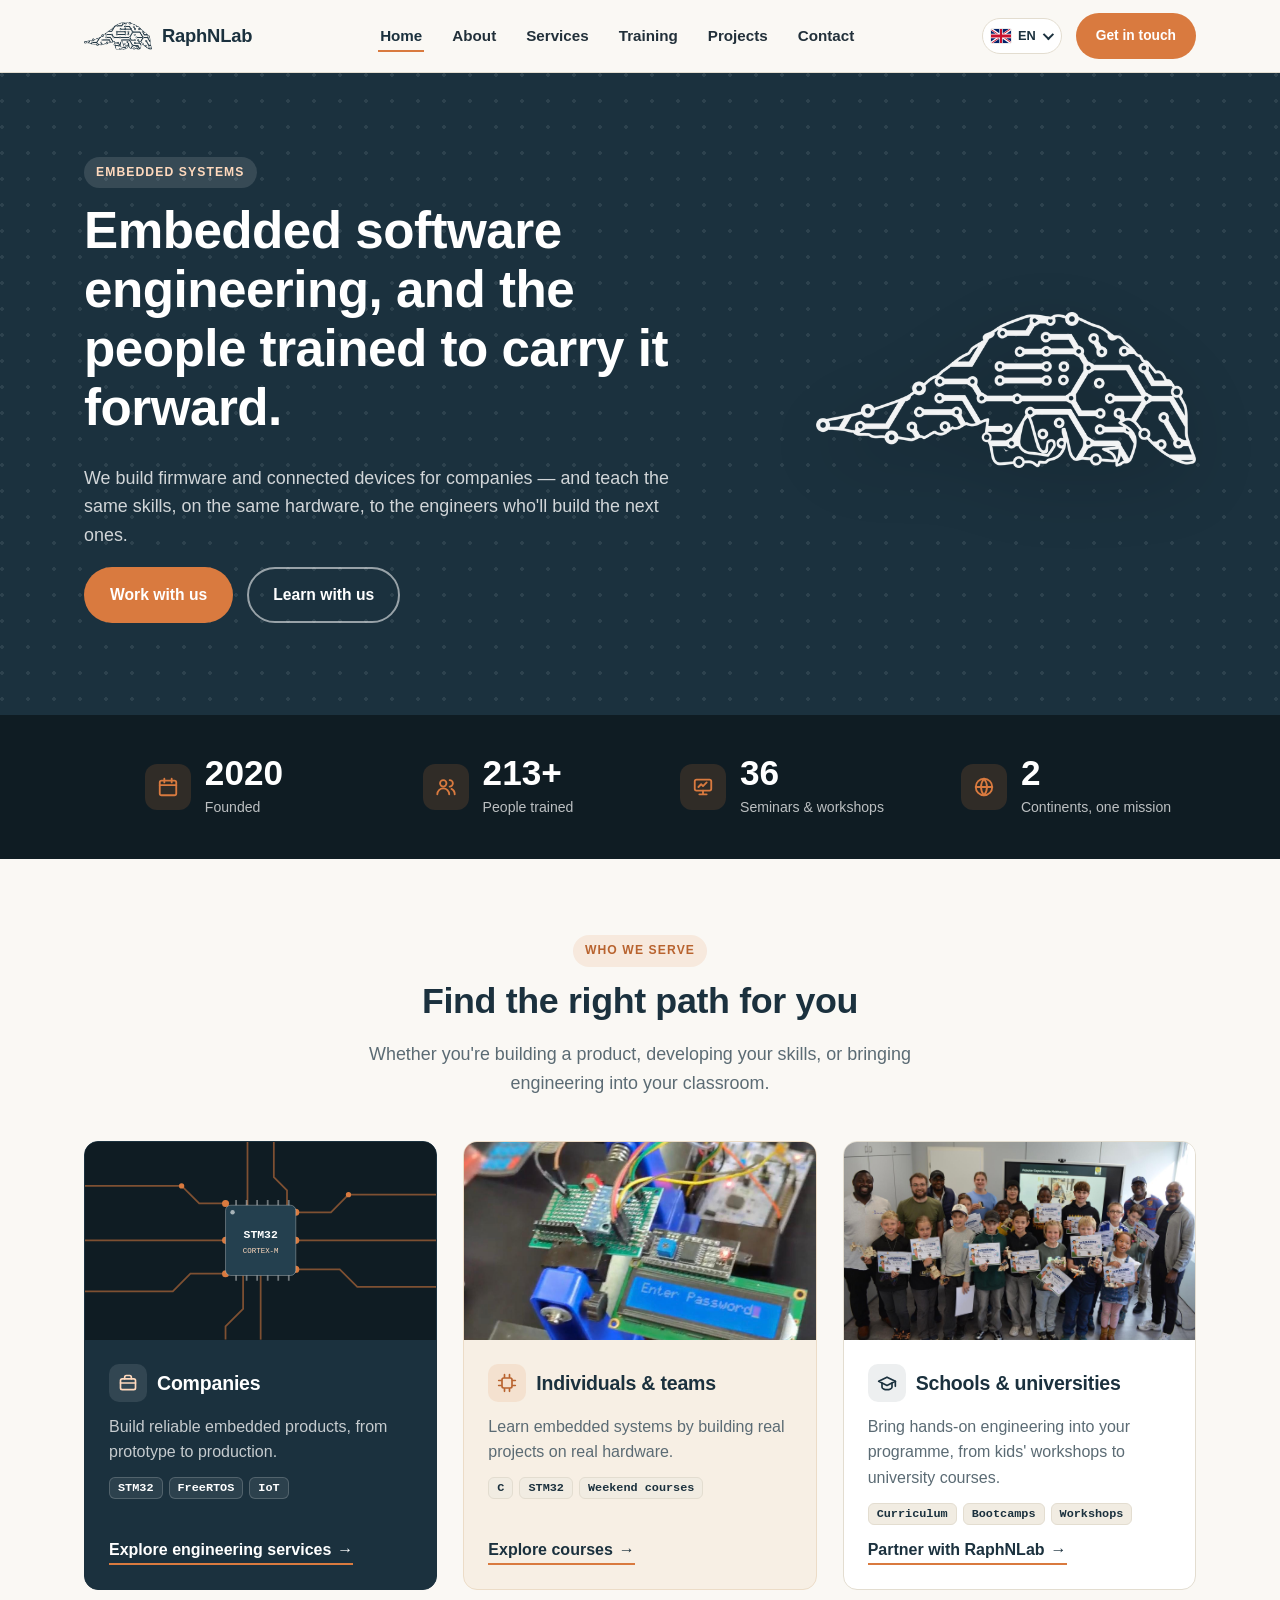
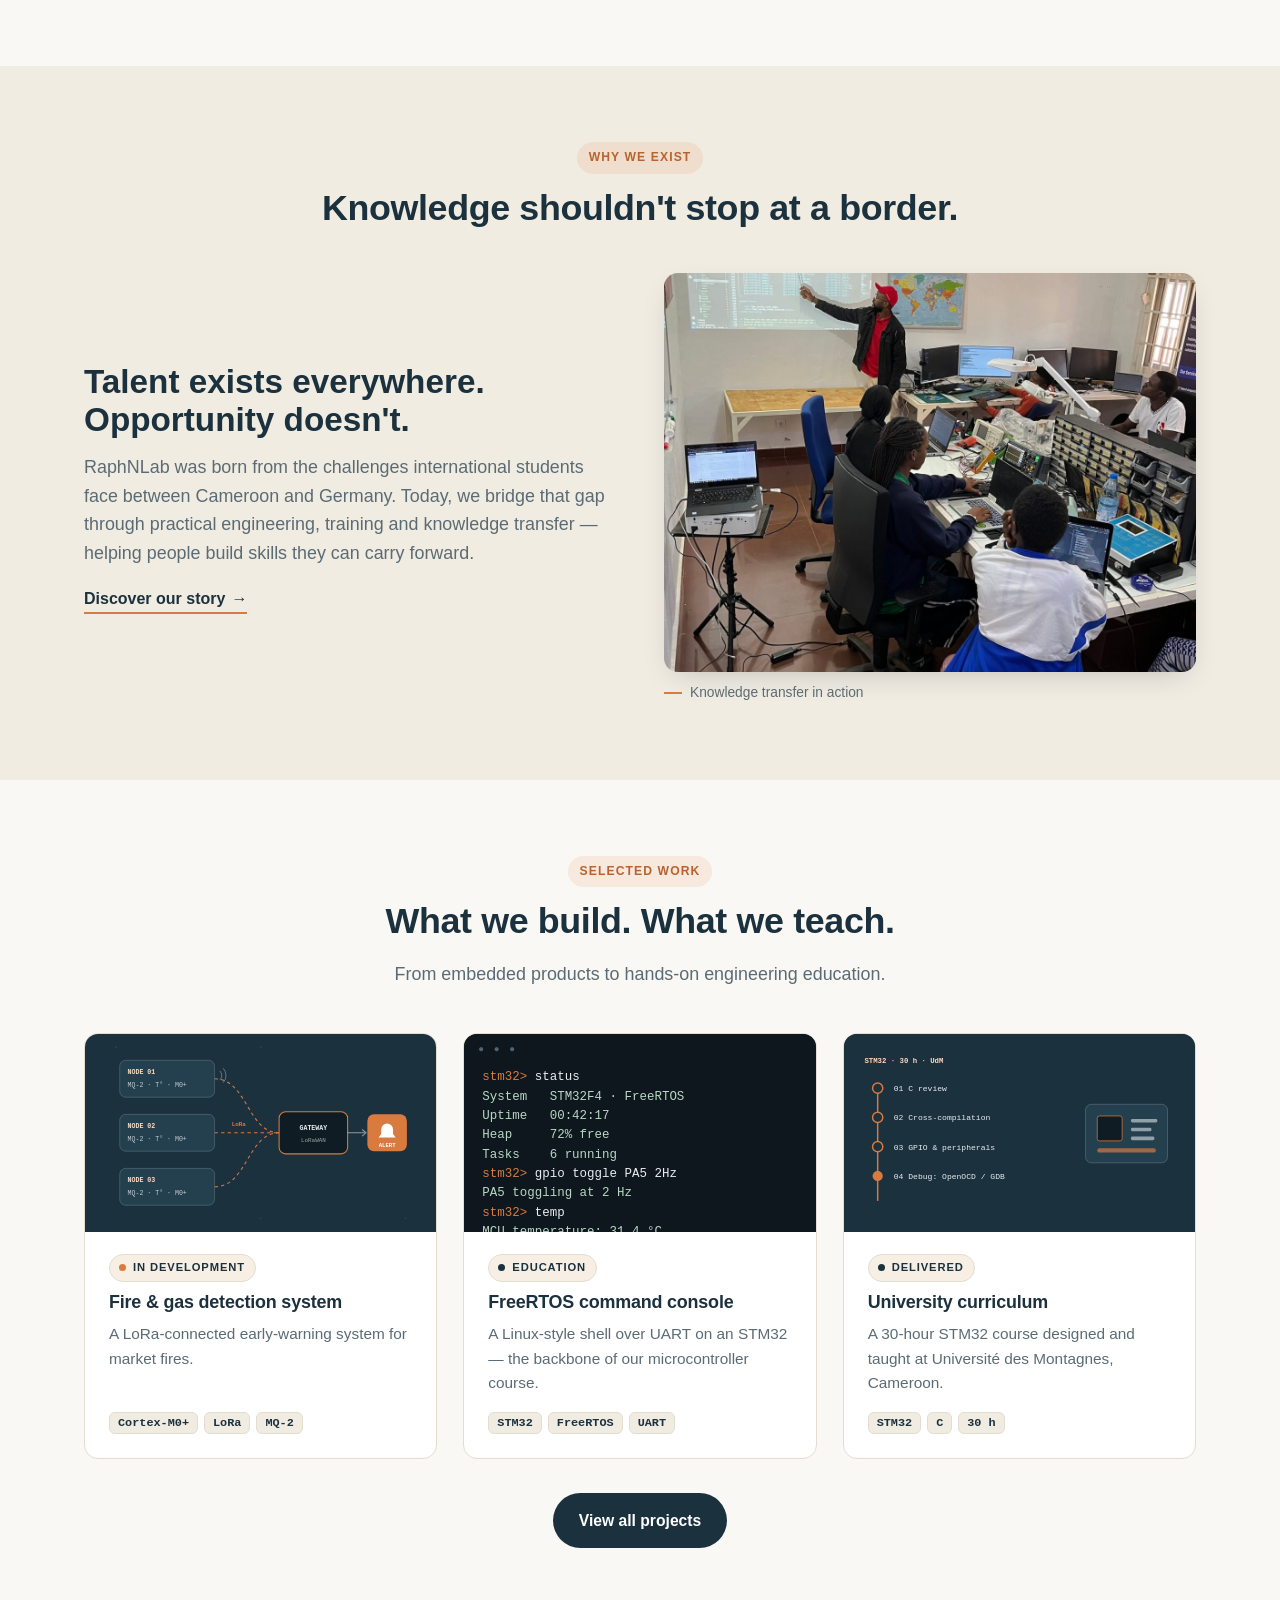
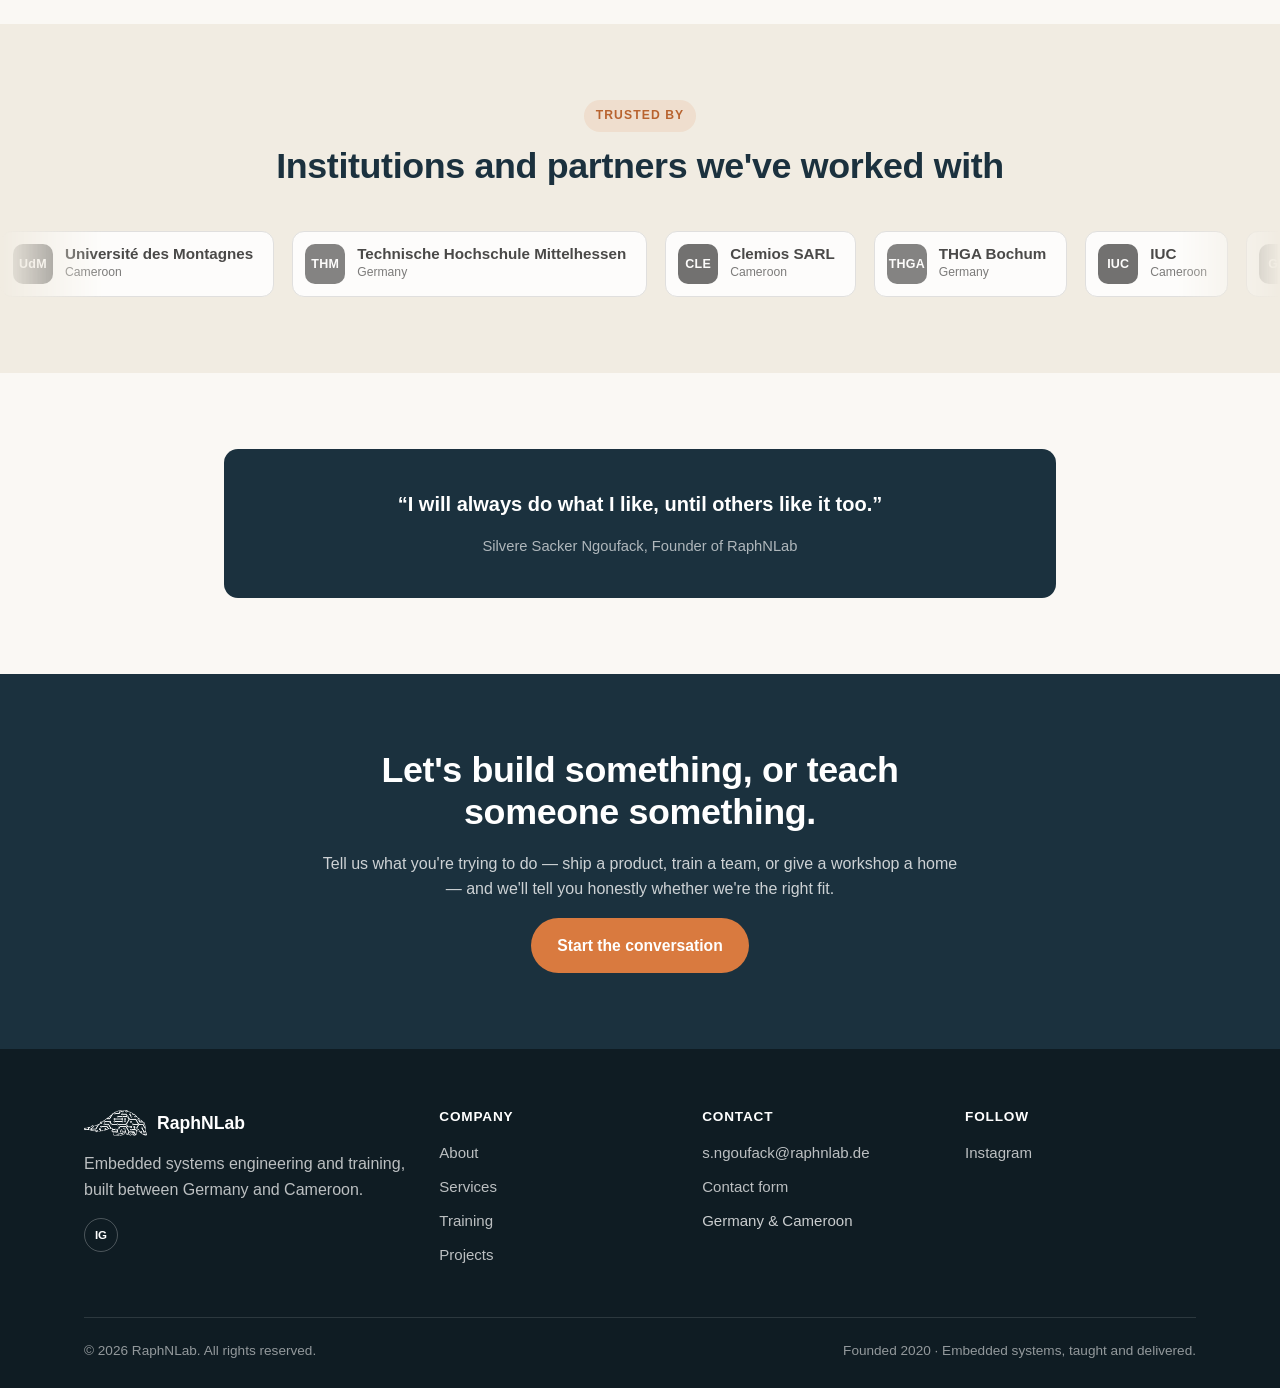
<file: index.html>
<!DOCTYPE html>
<html lang="en">
<head>
<meta charset="UTF-8">
<meta name="viewport" content="width=device-width, initial-scale=1.0">
<title data-i18n="home.title">RaphNLab — Embedded Systems Engineering & Training</title>
<meta name="description" content="RaphNLab builds embedded systems for companies and teaches the skills behind them — firmware, connected devices and hands-on training, in Germany and Cameroon.">
<link rel="icon" type="image/png" href="assets/img/favicon.png">
<link rel="stylesheet" href="assets/css/style.css">
</head>
<body data-page="home">

<header class="site-header">
  <div class="container nav">
    <a href="index.html" class="brand">
      <img src="assets/img/mascot-nav.png" alt="" width="68" height="28">
      <span class="brand-word">RaphNLab</span>
    </a>
    <ul class="nav-links" id="site-menu">
      <li><a href="index.html" data-page="home" data-i18n="common.nav_home">Home</a></li>
      <li><a href="about.html" data-page="about" data-i18n="common.nav_about">About</a></li>
      <li><a href="services.html" data-page="services" data-i18n="common.nav_services">Services</a></li>
      <li><a href="training.html" data-page="training" data-i18n="common.nav_training">Training</a></li>
      <li><a href="realisations.html" data-page="realisations" data-i18n="common.nav_projects">Projects</a></li>
      <li><a href="contact.html" data-page="contact" data-i18n="common.nav_contact">Contact</a></li>
    </ul>
    <div class="nav-right">
      <div class="lang-menu">
        <button type="button" class="lang-current" aria-haspopup="true" aria-expanded="false" aria-label="Language" data-i18n-aria="common.lang_label"><span class="flag flag-en"></span><span class="lang-code">EN</span></button>
        <ul class="lang-options">
          <li><button type="button" data-lang="en" lang="en"><span class="flag flag-en"></span>English</button></li>
          <li><button type="button" data-lang="fr" lang="fr"><span class="flag flag-fr"></span>Français</button></li>
          <li><button type="button" data-lang="de" lang="de"><span class="flag flag-de"></span>Deutsch</button></li>
        </ul>
      </div>
      <a href="contact.html" class="btn btn-primary nav-cta" data-i18n="common.nav_cta">Get in touch</a>
      <button type="button" class="nav-toggle" aria-label="Menu" aria-controls="site-menu" aria-expanded="false" data-i18n-aria="common.menu_label"><span></span><span></span><span></span></button>
    </div>
  </div>
</header>

<section class="hero">
  <div class="container">
    <div>
      <span class="eyebrow on-dark" data-i18n="home.hero_eyebrow">Embedded systems</span>
      <h1 data-i18n="home.hero_title">Embedded software engineering, and the people trained to carry it forward.</h1>
      <p class="lede" data-i18n="home.hero_lede">We build firmware and connected devices for companies — and teach the same skills, on the same hardware, to the engineers who'll build the next ones.</p>
      <div class="cta-row">
        <a href="services.html" class="btn btn-primary" data-i18n="home.hero_cta_primary">Work with us</a>
        <a href="training.html" class="btn btn-outline-light" data-i18n="home.hero_cta_secondary">Learn with us</a>
      </div>
    </div>
    <div class="hero-art"><img src="assets/img/mascot-white.png" alt=""></div>
  </div>
</section>

<section class="section-ink stat-band">
  <div class="container stat-strip">
    <div class="stat">
      <span class="stat-icon"><svg viewBox="0 0 24 24" fill="none" stroke="currentColor" stroke-width="2" stroke-linecap="round" stroke-linejoin="round"><rect x="3" y="5" width="18" height="16" rx="2"/><path d="M16 3v4M8 3v4M3 10h18"/></svg></span>
      <div><span class="num">2020</span><span class="label" data-i18n="home.stat_since_label">Founded</span></div>
    </div>
    <div class="stat">
      <span class="stat-icon"><svg viewBox="0 0 24 24" fill="none" stroke="currentColor" stroke-width="2" stroke-linecap="round" stroke-linejoin="round"><circle cx="9" cy="8" r="3.5"/><path d="M2.5 20a6.5 6.5 0 0 1 13 0"/><path d="M16 4.5a3.5 3.5 0 0 1 0 7"/><path d="M18 14a6.5 6.5 0 0 1 3.5 6"/></svg></span>
      <div><span class="num">213+</span><span class="label" data-i18n="home.stat_students_label">People trained</span></div>
    </div>
    <div class="stat">
      <span class="stat-icon"><svg viewBox="0 0 24 24" fill="none" stroke="currentColor" stroke-width="2" stroke-linecap="round" stroke-linejoin="round"><rect x="3" y="4" width="18" height="12" rx="2"/><path d="M12 16v4M8 20h8"/><path d="m7 12 3-3 2 2 4-4"/></svg></span>
      <div><span class="num">36</span><span class="label" data-i18n="home.stat_seminars_label">Seminars & workshops</span></div>
    </div>
    <div class="stat">
      <span class="stat-icon"><svg viewBox="0 0 24 24" fill="none" stroke="currentColor" stroke-width="2" stroke-linecap="round" stroke-linejoin="round"><circle cx="12" cy="12" r="9"/><path d="M3 12h18"/><path d="M12 3a14 14 0 0 1 0 18 14 14 0 0 1 0-18Z"/></svg></span>
      <div><span class="num">2</span><span class="label" data-i18n="home.stat_continents_label">Continents, one mission</span></div>
    </div>
  </div>
</section>

<section>
  <div class="container">
    <div class="section-head center">
      <span class="eyebrow" data-i18n="home.paths_eyebrow">Who we serve</span>
      <h2 data-i18n="home.paths_title">Find the right path for you</h2>
      <p class="lede" data-i18n="home.paths_lede">Whether you're building a product, developing your skills, or bringing engineering into your classroom.</p>
    </div>
    <div class="grid grid-3 carousel-md">
      <article class="path-card is-company">
        <div class="path-media"><svg viewBox="0 0 400 225" preserveAspectRatio="xMidYMid slice" aria-hidden="true">
  <rect width="400" height="225" fill="#0f1c23"/>
  <g fill="none" stroke="#d97a3f" stroke-opacity=".55" stroke-width="2">
    <path d="M0 50 H110 L130 70 H160"/><path d="M0 112 H160"/><path d="M0 170 H100 L120 150 H160"/>
    <path d="M240 80 H280 L300 60 H400"/><path d="M240 112 H400"/><path d="M240 145 H290 L310 165 H400"/>
    <path d="M185 0 V72"/><path d="M215 0 V40 L230 55 V72"/><path d="M200 152 V225"/><path d="M180 152 V190 L160 210 V225"/>
  </g>
  <g fill="#d97a3f"><circle cx="160" cy="70" r="4"/><circle cx="160" cy="112" r="4"/><circle cx="160" cy="150" r="4"/><circle cx="240" cy="80" r="4"/><circle cx="240" cy="112" r="4"/><circle cx="240" cy="145" r="4"/><circle cx="110" cy="50" r="3"/><circle cx="300" cy="60" r="3"/></g>
  <rect x="160" y="72" width="80" height="80" rx="6" fill="#24404f" stroke="#ffffff" stroke-opacity=".35"/>
  <g stroke="#ffffff" stroke-opacity=".4" stroke-width="2">
    <path d="M172 72 v-6M184 72 v-6M196 72 v-6M208 72 v-6M220 72 v-6M232 72 v-6"/><path d="M172 152 v6M184 152 v6M196 152 v6M208 152 v6M220 152 v6M232 152 v6"/>
  </g>
  <text x="200" y="109" text-anchor="middle" style="font-family:ui-monospace,SFMono-Regular,Menlo,Consolas,monospace" font-size="13" font-weight="700" fill="#ffffff">STM32</text>
  <text x="200" y="126" text-anchor="middle" style="font-family:ui-monospace,SFMono-Regular,Menlo,Consolas,monospace" font-size="8.5" fill="#ffd9bd">CORTEX-M</text>
  <circle cx="168" cy="80" r="2.5" fill="#ffffff" fill-opacity=".6"/>
</svg></div>
        <div class="path-body">
          <div class="path-kicker">
            <span class="icon"><svg viewBox="0 0 24 24" fill="none" stroke="currentColor" stroke-width="2" stroke-linecap="round" stroke-linejoin="round"><rect x="3" y="7" width="18" height="13" rx="2"/><path d="M8 7V5a2 2 0 0 1 2-2h4a2 2 0 0 1 2 2v2"/><path d="M3 12h18"/></svg></span>
            <h3 data-i18n="home.path_company_title">Companies</h3>
          </div>
          <p data-i18n="home.path_company_text">Build reliable embedded products, from prototype to production.</p>
          <ul class="tags on-ink"><li>STM32</li><li>FreeRTOS</li><li>IoT</li></ul>
          <a href="services.html" class="link-arrow" data-i18n="home.path_company_link">Explore engineering services</a>
        </div>
      </article>
      <article class="path-card is-individual">
        <div class="path-media"><img src="assets/img/E_system.jpeg" alt="Participants of a RaphNLab embedded systems workshop around their hardware" loading="lazy"></div>
        <div class="path-body">
          <div class="path-kicker">
            <span class="icon"><svg viewBox="0 0 24 24" fill="none" stroke="currentColor" stroke-width="2" stroke-linecap="round" stroke-linejoin="round"><rect x="6" y="6" width="12" height="12" rx="2"/><path d="M9 2v3M15 2v3M9 19v3M15 19v3M2 9h3M2 15h3M19 9h3M19 15h3"/></svg></span>
            <h3 data-i18n="home.path_individual_title">Individuals & teams</h3>
          </div>
          <p data-i18n="home.path_individual_text">Learn embedded systems by building real projects on real hardware.</p>
          <ul class="tags"><li>C</li><li>STM32</li><li data-i18n="home.path_individual_tag">Weekend courses</li></ul>
          <a href="training.html" class="link-arrow" data-i18n="home.path_individual_link">Explore courses</a>
        </div>
      </article>
      <article class="path-card is-institution">
        <div class="path-media"><img src="assets/img/Workshop.jpeg" alt="Children holding their certificates after a Kids MINT Workshop" loading="lazy"></div>
        <div class="path-body">
          <div class="path-kicker">
            <span class="icon"><svg viewBox="0 0 24 24" fill="none" stroke="currentColor" stroke-width="2" stroke-linecap="round" stroke-linejoin="round"><path d="M22 10 12 5 2 10l10 5 10-5Z"/><path d="M6 12v5c0 1.5 3 3 6 3s6-1.5 6-3v-5"/><path d="M22 10v6"/></svg></span>
            <h3 data-i18n="home.path_institution_title">Schools & universities</h3>
          </div>
          <p data-i18n="home.path_institution_text">Bring hands-on engineering into your programme, from kids' workshops to university courses.</p>
          <ul class="tags"><li data-i18n="home.path_institution_tag1">Curriculum</li><li data-i18n="home.path_institution_tag2">Bootcamps</li><li data-i18n="home.path_institution_tag3">Workshops</li></ul>
          <a href="training.html#institutions" class="link-arrow" data-i18n="home.path_institution_link">Partner with RaphNLab</a>
        </div>
      </article>
    </div>
    <div class="carousel-nav"></div>
  </div>
</section>

<section class="section-alt">
  <div class="container">
    <div class="section-head center">
      <span class="eyebrow" data-i18n="home.mission_eyebrow">Why we exist</span>
      <h2 data-i18n="home.mission_title">Knowledge shouldn't stop at a border.</h2>
    </div>
    <div class="split">
      <div>
        <p class="slogan" data-i18n="home.mission_lead">Talent exists everywhere. Opportunity doesn't.</p>
        <p class="lede" data-i18n="home.mission_text">RaphNLab was born from the challenges international students face between Cameroon and Germany.</p>
        <a href="about.html" class="link-arrow" data-i18n="home.mission_link">Discover our story</a>
      </div>
      <figure class="figure">
        <div class="photo-frame ratio-4-3">
          <img src="assets/img/photo-cameroon-training.jpg" alt="Embedded systems training session in Cameroon, participants working on hardware" loading="lazy">
        </div>
        <figcaption class="figure-caption" data-i18n="home.mission_caption">Knowledge transfer in action</figcaption>
      </figure>
    </div>
  </div>
</section>

<section>
  <div class="container">
    <div class="section-head center">
      <span class="eyebrow" data-i18n="home.projects_eyebrow">Selected work</span>
      <h2 data-i18n="home.projects_title">What we build. What we teach.</h2>
      <p class="lede" data-i18n="home.projects_lede">From embedded products to hands-on engineering education.</p>
    </div>
    <div class="grid grid-3 carousel-md">
      <article class="work-card">
        <div class="work-media"><svg class="viz-svg" viewBox="0 0 480 300" preserveAspectRatio="xMidYMid meet" role="img" aria-label="Sensor nodes send readings over LoRa to a gateway, which raises an alert">
  <rect width="480" height="300" fill="#1b313e"/>
  <g fill="#ffffff" fill-opacity=".07"><circle cx="20" cy="20" r="1.5"/><circle cx="460" cy="280" r="1.5"/><circle cx="240" cy="20" r="1.5"/><circle cx="240" cy="280" r="1.5"/></g>
  <g fill="none" stroke="#d97a3f" stroke-width="1.6" stroke-dasharray="5 5">
    <path d="M170 68 C220 68 220 150 268 150"/><path d="M170 150 H268"/><path d="M170 232 C220 232 220 150 268 150"/>
  </g>
  <g style="font-family:ui-monospace,SFMono-Regular,Menlo,Consolas,monospace" font-size="10" fill="#e8eef1">
    <g transform="translate(26 40)"><rect width="144" height="56" rx="9" fill="#24404f" stroke="#ffffff" stroke-opacity=".25"/><text x="12" y="20" fill="#ffd9bd" font-weight="700">NODE 01</text><text x="12" y="40" fill-opacity=".8">MQ-2 · T° · M0+</text></g>
    <g transform="translate(26 122)"><rect width="144" height="56" rx="9" fill="#24404f" stroke="#ffffff" stroke-opacity=".25"/><text x="12" y="20" fill="#ffd9bd" font-weight="700">NODE 02</text><text x="12" y="40" fill-opacity=".8">MQ-2 · T° · M0+</text></g>
    <g transform="translate(26 204)"><rect width="144" height="56" rx="9" fill="#24404f" stroke="#ffffff" stroke-opacity=".25"/><text x="12" y="20" fill="#ffd9bd" font-weight="700">NODE 03</text><text x="12" y="40" fill-opacity=".8">MQ-2 · T° · M0+</text></g>
    <text x="196" y="140" fill="#d97a3f" font-size="9" font-weight="700">LoRa</text>
    <g transform="translate(268 118)"><rect width="104" height="64" rx="10" fill="#0f1c23" stroke="#d97a3f" stroke-width="1.6"/><text x="52" y="28" text-anchor="middle" font-weight="700">GATEWAY</text><text x="52" y="46" text-anchor="middle" fill-opacity=".65" font-size="9">LoRaWAN</text></g>
    <path d="M372 150 H398" stroke="#ffffff" stroke-opacity=".5" stroke-width="1.6"/><path d="M394 145 L400 150 L394 155" fill="none" stroke="#ffffff" stroke-opacity=".5" stroke-width="1.6"/>
    <g transform="translate(402 122)"><rect width="60" height="56" rx="10" fill="#d97a3f"/><path d="M30 14 a9 9 0 0 1 9 9 v7 l4 5 h-26 l4 -5 v-7 a9 9 0 0 1 9 -9z" fill="#fff"/><text x="30" y="49" text-anchor="middle" fill="#fff" font-size="8.5" font-weight="700">ALERT</text></g>
  </g>
  <g fill="none" stroke="#ffffff" stroke-opacity=".35" stroke-width="1.4"><path d="M178 56 a10 10 0 0 1 0 14"/><path d="M183 52 a16 16 0 0 1 0 22"/></g>
</svg></div>
        <div class="work-body">
          <span class="status" data-i18n="common.status_dev">In development</span>
          <h3 data-i18n="home.project1_title">Fire & gas detection system</h3>
          <p data-i18n="home.project1_text">A LoRa-connected early-warning system for markets.</p>
          <ul class="tags"><li>Cortex-M0+</li><li>LoRa</li><li>MQ-2</li></ul>
        </div>
      </article>
      <article class="work-card">
        <div class="work-media"><div class="viz-terminal" role="img" aria-label="Command console session on an STM32"><span class="p">stm32&gt;</span> <span class="k">status</span>
System   STM32F4 · FreeRTOS
Uptime   00:42:17
Heap     72% free
Tasks    6 running
<span class="p">stm32&gt;</span> <span class="k">gpio toggle PA5 2Hz</span>
PA5 toggling at 2 Hz
<span class="p">stm32&gt;</span> <span class="k">temp</span>
MCU temperature: 31.4 °C
<span class="p">stm32&gt;</span> <span class="cursor"></span></div></div>
        <div class="work-body">
          <span class="status done" data-i18n="common.status_education">Education</span>
          <h3 data-i18n="home.project2_title">FreeRTOS command console</h3>
          <p data-i18n="home.project2_text">A Linux-style shell over UART on an STM32.</p>
          <ul class="tags"><li>STM32</li><li>FreeRTOS</li><li>UART</li></ul>
        </div>
      </article>
      <article class="work-card">
        <div class="work-media"><svg class="viz-svg" viewBox="0 0 480 270" preserveAspectRatio="xMidYMid slice" role="img" aria-label="30-hour embedded systems course: C review, cross-compilation, GPIO peripherals, debugging">
  <rect width="480" height="270" fill="#1b313e"/>
  <text x="28" y="40" style="font-family:ui-monospace,SFMono-Regular,Menlo,Consolas,monospace" font-size="10" font-weight="700" fill="#ffd9bd">STM32 · 30 h · UdM</text>
  <path d="M46 70 V228" stroke="#d97a3f" stroke-width="2"/>
  <g style="font-family:ui-monospace,SFMono-Regular,Menlo,Consolas,monospace" font-size="11" fill="#e8eef1">
    <g transform="translate(46 74)"><circle r="7" fill="#1b313e" stroke="#d97a3f" stroke-width="2"/><text x="22" y="4">01  C review</text></g>
    <g transform="translate(46 114)"><circle r="7" fill="#1b313e" stroke="#d97a3f" stroke-width="2"/><text x="22" y="4">02  Cross-compilation</text></g>
    <g transform="translate(46 154)"><circle r="7" fill="#1b313e" stroke="#d97a3f" stroke-width="2"/><text x="22" y="4">03  GPIO &amp; peripherals</text></g>
    <g transform="translate(46 194)"><circle r="7" fill="#d97a3f"/><text x="22" y="4">04  Debug: OpenOCD / GDB</text></g>
  </g>
  <g transform="translate(330 96)"><rect width="112" height="80" rx="8" fill="#24404f" stroke="#ffffff" stroke-opacity=".25"/><rect x="16" y="16" width="34" height="34" rx="3" fill="#0f1c23" stroke="#d97a3f"/><g fill="#ffffff" fill-opacity=".5"><rect x="62" y="20" width="36" height="5" rx="2"/><rect x="62" y="32" width="28" height="5" rx="2"/><rect x="62" y="44" width="32" height="5" rx="2"/></g><rect x="16" y="60" width="80" height="6" rx="3" fill="#d97a3f" fill-opacity=".7"/></g>
</svg></div>
        <div class="work-body">
          <span class="status done" data-i18n="common.status_delivered">Delivered</span>
          <h3 data-i18n="home.project3_title">University curriculum</h3>
          <p data-i18n="home.project3_text">A 30-hour STM32 course at Université des Montagnes.</p>
          <ul class="tags"><li>STM32</li><li>C</li><li>30 h</li></ul>
        </div>
      </article>
    </div>
    <div class="carousel-nav"></div>
    <div class="section-cta">
      <a href="realisations.html" class="btn btn-dark" data-i18n="home.projects_link">View all projects</a>
    </div>
  </div>
</section>

<section class="section-alt">
  <div class="container">
    <div class="section-head center">
      <span class="eyebrow" data-i18n="home.partners_eyebrow">Trusted by</span>
      <h2 data-i18n="home.partners_title">Institutions and partners we've worked with</h2>
    </div>
  </div>
  <div class="marquee">
    <div class="marquee-track">
      <div class="logo-mark is-cm"><span class="mono">UdM</span><span><strong>Université des Montagnes</strong><small data-i18n="common.cameroon">Cameroon</small></span></div>
      <div class="logo-mark is-de"><span class="mono">THM</span><span><strong>Technische Hochschule Mittelhessen</strong><small data-i18n="common.germany">Germany</small></span></div>
      <div class="logo-mark is-cm"><span class="mono">CLE</span><span><strong>Clemios SARL</strong><small data-i18n="common.cameroon">Cameroon</small></span></div>
      <div class="logo-mark is-de"><span class="mono">THGA</span><span><strong>THGA Bochum</strong><small data-i18n="common.germany">Germany</small></span></div>
      <div class="logo-mark is-cm"><span class="mono">IUC</span><span><strong>IUC</strong><small data-i18n="common.cameroon">Cameroon</small></span></div>
      <div class="logo-mark is-de"><span class="mono">GIZ</span><span><strong>GIZ</strong><small data-i18n="common.giz_programme">Diaspora Experts Programme</small></span></div>
      <div class="logo-mark"><span class="mono">LCS</span><span><strong>LABCSMART</strong><small data-i18n="common.partner">Partner</small></span></div>
      <!-- duplicate set for a seamless loop -->
      <div class="logo-mark is-cm" aria-hidden="true"><span class="mono">UdM</span><span><strong>Université des Montagnes</strong><small data-i18n="common.cameroon">Cameroon</small></span></div>
      <div class="logo-mark is-de" aria-hidden="true"><span class="mono">THM</span><span><strong>Technische Hochschule Mittelhessen</strong><small data-i18n="common.germany">Germany</small></span></div>
      <div class="logo-mark is-cm" aria-hidden="true"><span class="mono">CLE</span><span><strong>Clemios SARL</strong><small data-i18n="common.cameroon">Cameroon</small></span></div>
      <div class="logo-mark is-de" aria-hidden="true"><span class="mono">THGA</span><span><strong>THGA Bochum</strong><small data-i18n="common.germany">Germany</small></span></div>
      <div class="logo-mark is-cm" aria-hidden="true"><span class="mono">IUC</span><span><strong>IUC</strong><small data-i18n="common.cameroon">Cameroon</small></span></div>
      <div class="logo-mark is-de" aria-hidden="true"><span class="mono">GIZ</span><span><strong>GIZ</strong><small data-i18n="common.giz_programme">Diaspora Experts Programme</small></span></div>
      <div class="logo-mark" aria-hidden="true"><span class="mono">LCS</span><span><strong>LABCSMART</strong><small data-i18n="common.partner">Partner</small></span></div>
    </div>
  </div>
</section>

<section>
  <div class="container narrow">
    <div class="quote-block text-center">
      <p data-i18n="home.quote_text">"I will always do what I like, until others like it too."</p>
      <cite data-i18n="home.quote_cite">Silvere Sacker Ngoufack, Founder of RaphNLab</cite>
    </div>
  </div>
</section>

<section class="section-ink text-center">
  <div class="container max-w center">
    <h2 data-i18n="home.cta_band_title">Let's build something, or teach someone something.</h2>
    <p data-i18n="home.cta_band_text">Tell us what you're trying to do and we'll tell you honestly whether we're the right fit.</p>
    <a href="contact.html" class="btn btn-primary" data-i18n="home.cta_band_button">Start the conversation</a>
  </div>
</section>

<footer class="site-footer">
  <div class="container">
    <div class="footer-grid">
      <div>
        <div class="footer-brand">
          <img src="assets/img/mascot-nav.png" alt="" width="63" height="26">
          <span>RaphNLab</span>
        </div>
        <p data-i18n="common.footer_tagline">Embedded systems engineering and training, built between Germany and Cameroon.</p>
        <div class="social-row">
          <a href="https://www.instagram.com/raphnlab_/" target="_blank" rel="noopener" aria-label="Instagram"><span style="font-size:0.72rem;font-weight:800;">IG</span></a>
        </div>
      </div>
      <div>
        <h4 data-i18n="common.footer_company">Company</h4>
        <ul>
          <li><a href="about.html" data-i18n="common.nav_about">About</a></li>
          <li><a href="services.html" data-i18n="common.nav_services">Services</a></li>
          <li><a href="training.html" data-i18n="common.nav_training">Training</a></li>
          <li><a href="realisations.html" data-i18n="common.nav_projects">Projects</a></li>
        </ul>
      </div>
      <div>
        <h4 data-i18n="common.footer_contact">Contact</h4>
        <ul>
          <li><a href="mailto:s.ngoufack@raphnlab.de">s.ngoufack@raphnlab.de</a></li>
          <li><a href="contact.html" data-i18n="common.footer_form">Contact form</a></li>
          <li data-i18n="common.footer_location_value">Germany &amp; Cameroon</li>
        </ul>
      </div>
      <div>
        <h4 data-i18n="common.footer_follow">Follow</h4>
        <ul>
          <li><a href="https://www.instagram.com/raphnlab_/" target="_blank" rel="noopener">Instagram</a></li>
        </ul>
      </div>
    </div>
    <div class="footer-bottom">
      <div>&copy; <span data-year></span> <span data-i18n="common.footer_rights">RaphNLab. All rights reserved.</span></div>
      <div data-i18n="common.footer_credit">Founded 2020 · Embedded systems, taught and delivered.</div>
    </div>
  </div>
</footer>

<script src="assets/i18n/translations.js"></script>
<script src="assets/js/i18n.js"></script>
<script src="assets/js/main.js"></script>
</body>
</html>
</file>
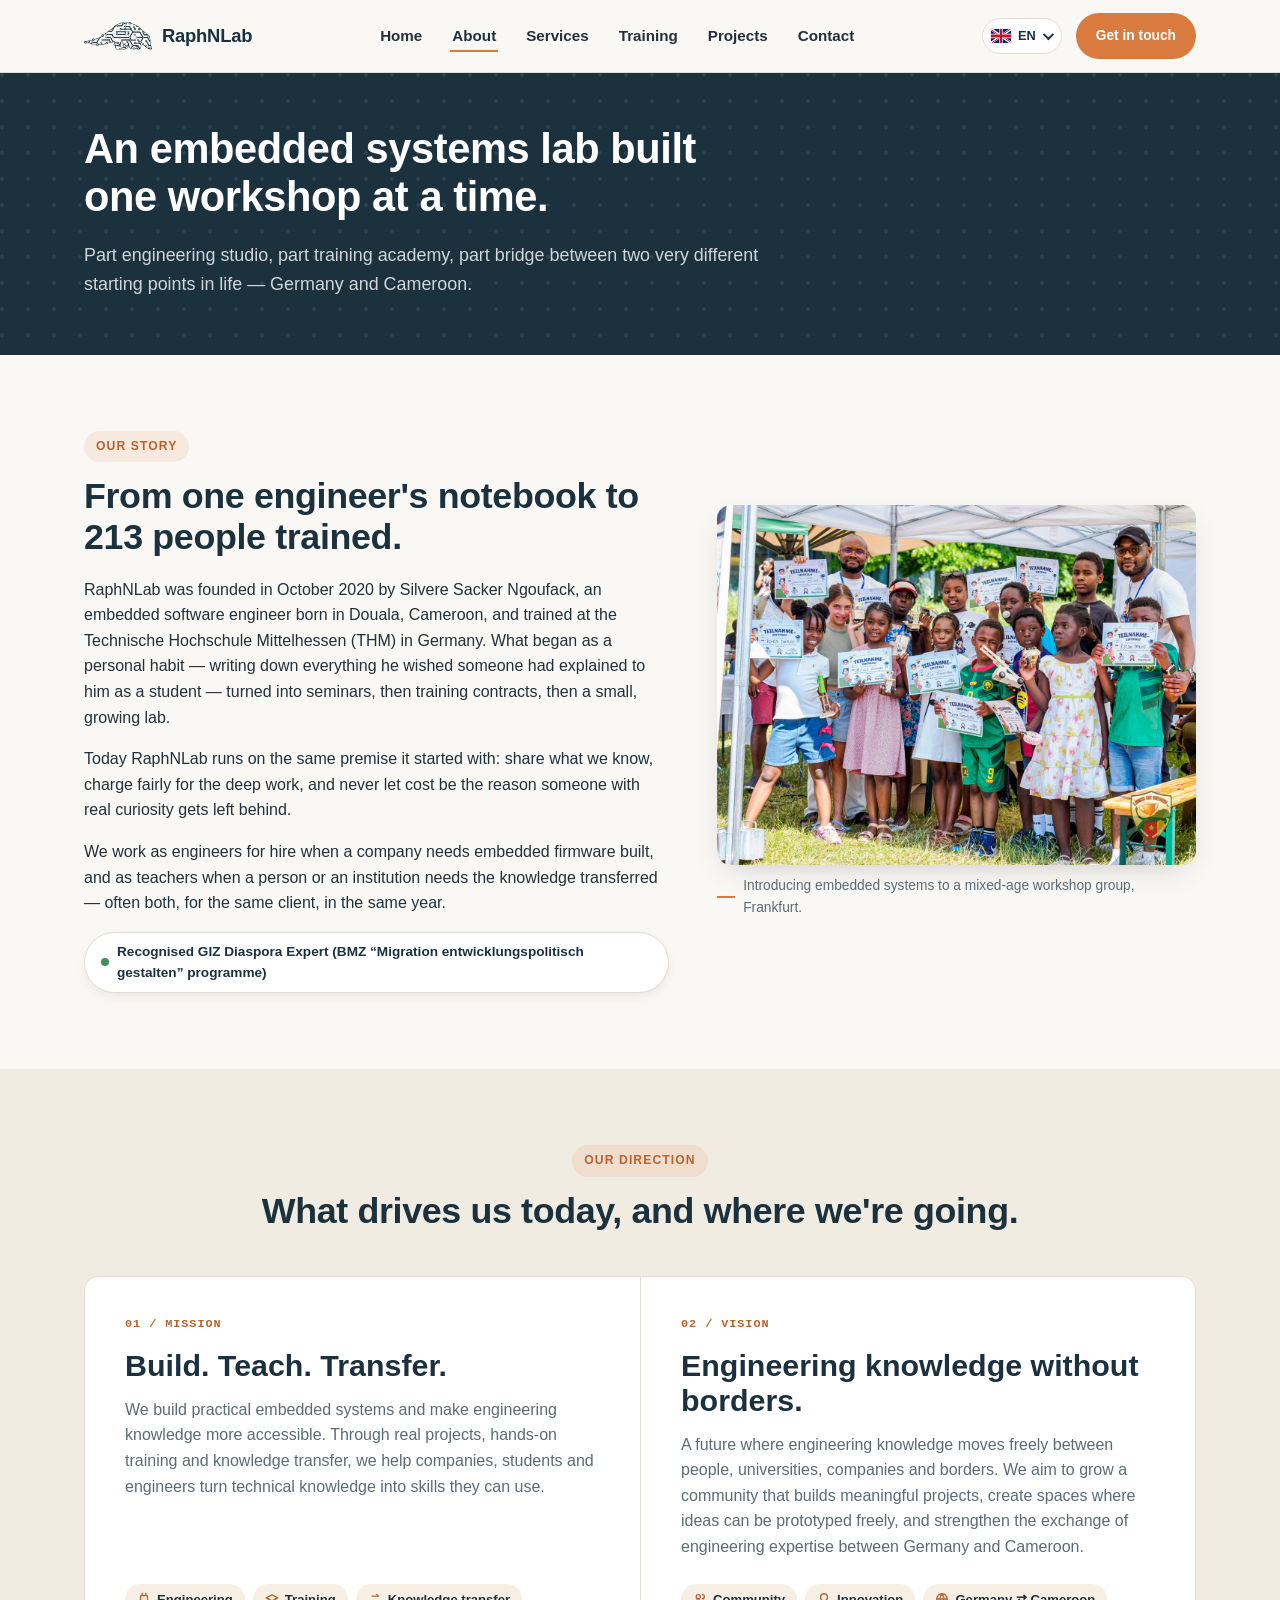
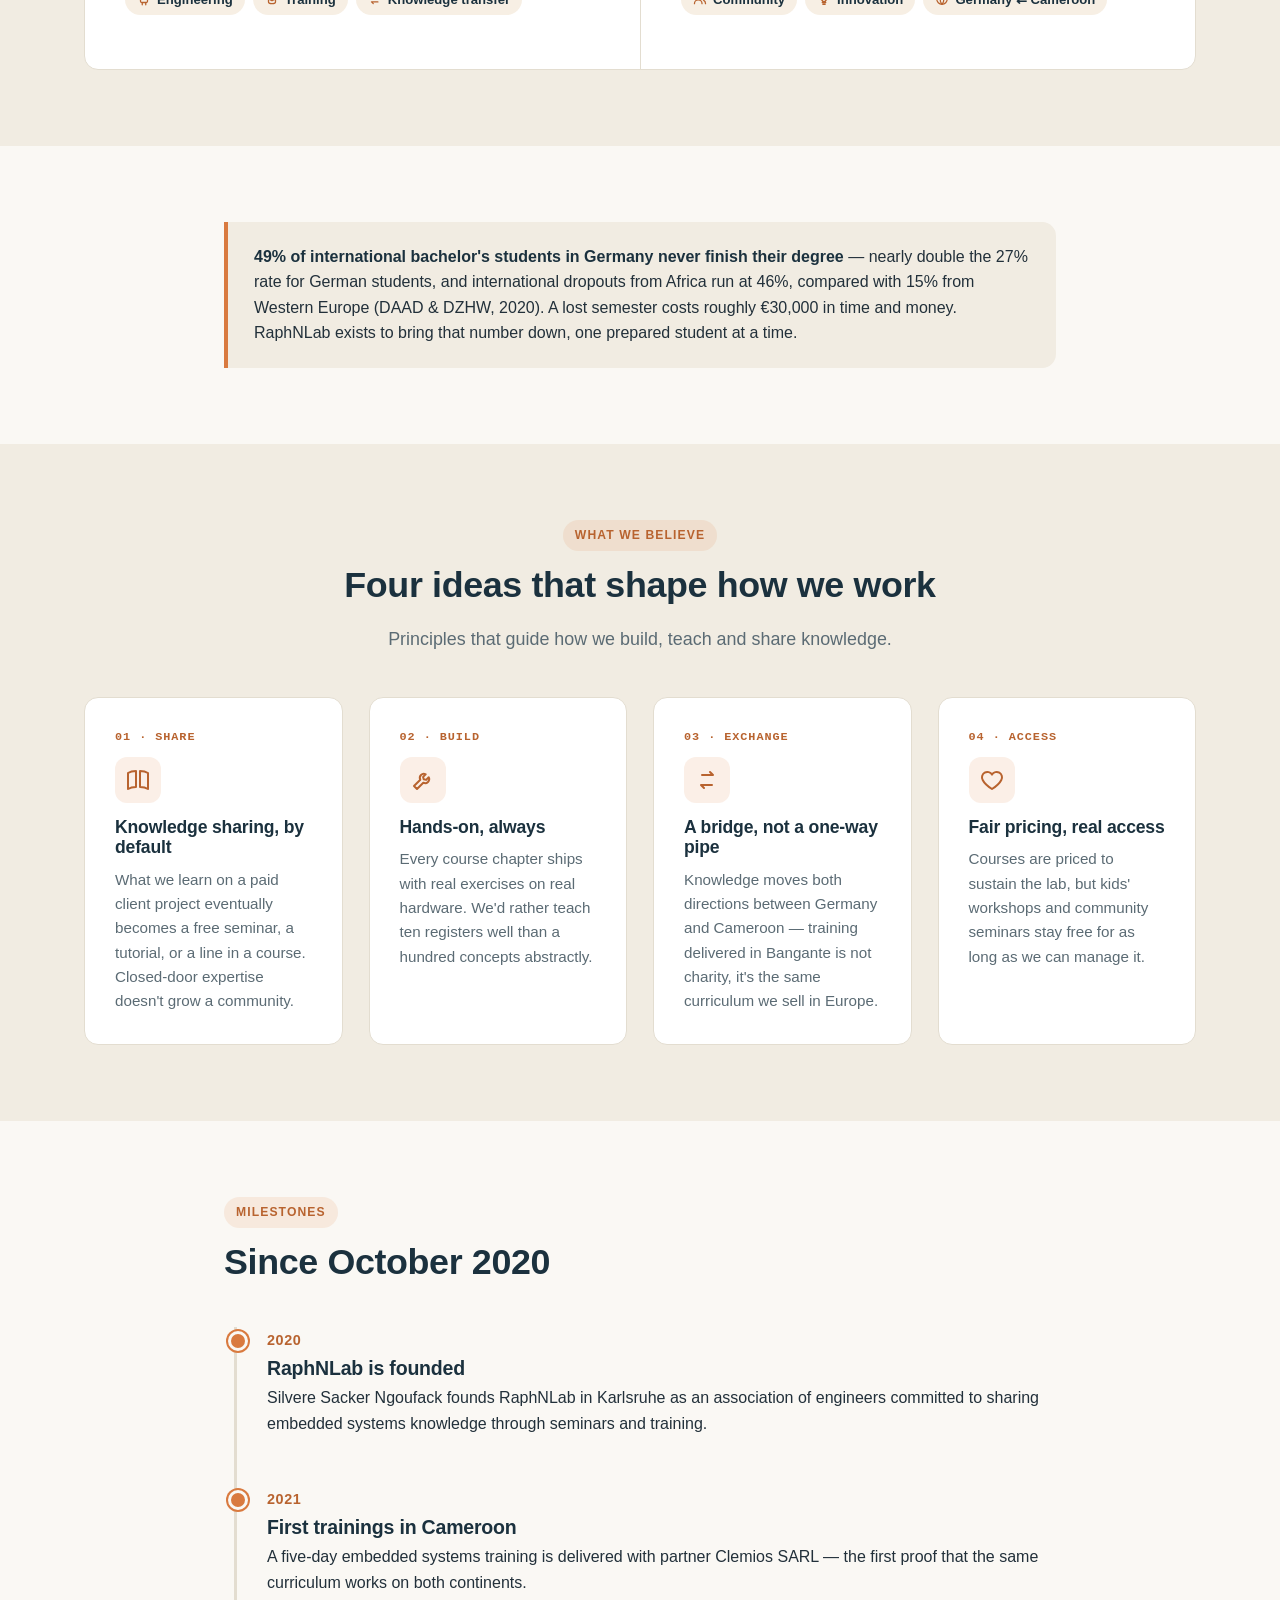
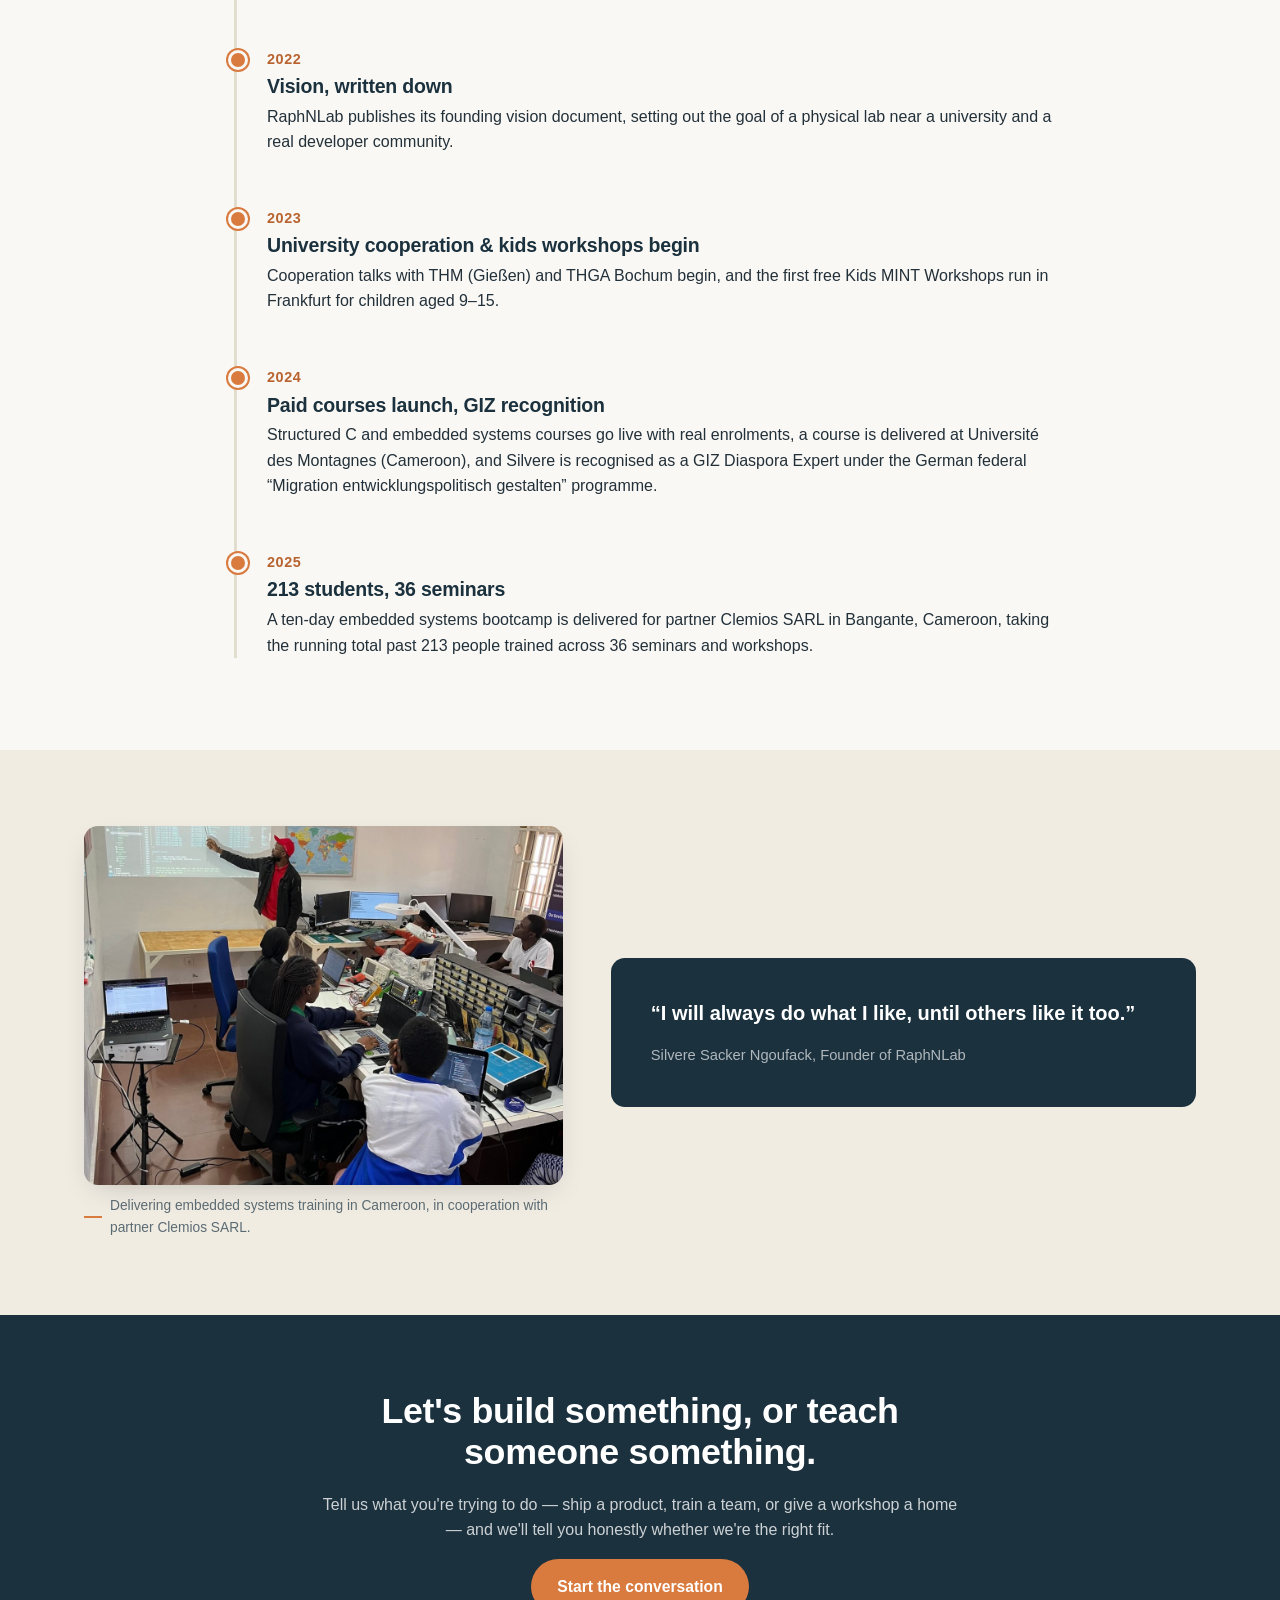
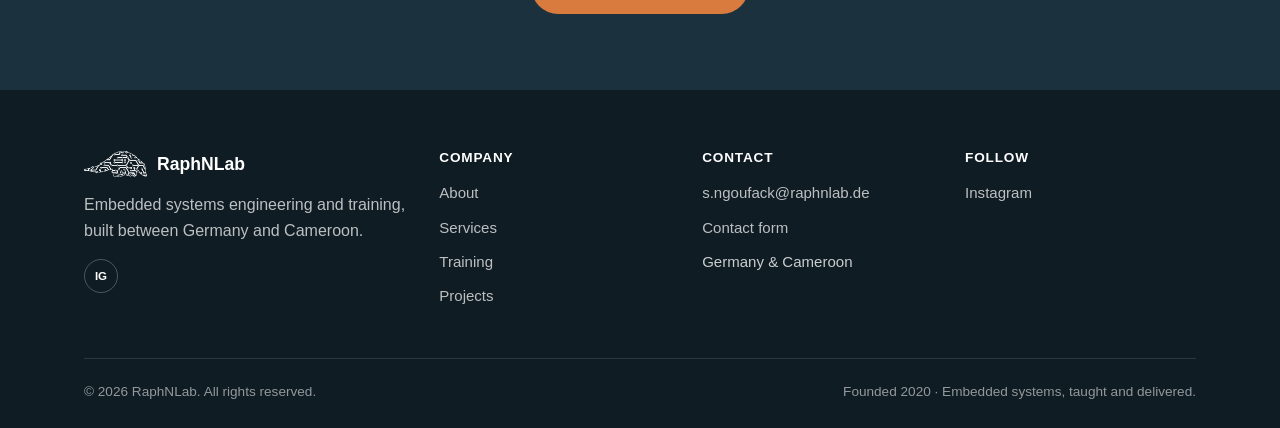
<file: about.html>
<!DOCTYPE html>
<html lang="en">
<head>
<meta charset="UTF-8">
<meta name="viewport" content="width=device-width, initial-scale=1.0">
<title data-i18n="about.title">About RaphNLab</title>
<meta name="description" content="Why RaphNLab exists and where it is going: build, teach and transfer embedded engineering knowledge between Germany and Cameroon.">
<link rel="icon" type="image/png" href="assets/img/favicon.png">
<link rel="stylesheet" href="assets/css/style.css">
</head>
<body data-page="about">

<header class="site-header">
  <div class="container nav">
    <a href="index.html" class="brand">
      <img src="assets/img/mascot-nav.png" alt="" width="68" height="28">
      <span class="brand-word">RaphNLab</span>
    </a>
    <ul class="nav-links" id="site-menu">
      <li><a href="index.html" data-page="home" data-i18n="common.nav_home">Home</a></li>
      <li><a href="about.html" data-page="about" data-i18n="common.nav_about">About</a></li>
      <li><a href="services.html" data-page="services" data-i18n="common.nav_services">Services</a></li>
      <li><a href="training.html" data-page="training" data-i18n="common.nav_training">Training</a></li>
      <li><a href="realisations.html" data-page="realisations" data-i18n="common.nav_projects">Projects</a></li>
      <li><a href="contact.html" data-page="contact" data-i18n="common.nav_contact">Contact</a></li>
    </ul>
    <div class="nav-right">
      <div class="lang-menu">
        <button type="button" class="lang-current" aria-haspopup="true" aria-expanded="false" aria-label="Language" data-i18n-aria="common.lang_label"><span class="flag flag-en"></span><span class="lang-code">EN</span></button>
        <ul class="lang-options">
          <li><button type="button" data-lang="en" lang="en"><span class="flag flag-en"></span>English</button></li>
          <li><button type="button" data-lang="fr" lang="fr"><span class="flag flag-fr"></span>Français</button></li>
          <li><button type="button" data-lang="de" lang="de"><span class="flag flag-de"></span>Deutsch</button></li>
        </ul>
      </div>
      <a href="contact.html" class="btn btn-primary nav-cta" data-i18n="common.nav_cta">Get in touch</a>
      <button type="button" class="nav-toggle" aria-label="Menu" aria-controls="site-menu" aria-expanded="false" data-i18n-aria="common.menu_label"><span></span><span></span><span></span></button>
    </div>
  </div>
</header>

<section class="hero small">
  <div class="container">
    <h1 data-i18n="about.hero_title">An embedded systems lab built one workshop at a time.</h1>
    <p class="lede" data-i18n="about.hero_lede">Part engineering studio, part training academy, part bridge between Germany and Cameroon.</p>
  </div>
</section>

<section>
  <div class="container split wide-left">
    <div>
      <span class="eyebrow" data-i18n="about.story_eyebrow">Our story</span>
      <h2 data-i18n="about.story_title">From one engineer's notebook to 213 people trained.</h2>
      <p data-i18n="about.story_p1">RaphNLab was founded in October 2020 by Silvere Sacker Ngoufack.</p>
      <p data-i18n="about.story_p2">Today RaphNLab runs on the same premise it started with.</p>
      <p data-i18n="about.story_p3">We work as engineers for hire, and as teachers.</p>
      <span class="badge"><span class="dot"></span><span data-i18n="about.credential_badge">Recognised GIZ Diaspora Expert</span></span>
    </div>
    <figure class="figure">
      <div class="photo-frame ratio-4-3">
        <img src="assets/img/photo-kids-group.jpg" alt="Silvere Sacker Ngoufack introducing embedded systems to a mixed-age workshop group">
      </div>
      <figcaption class="figure-caption" data-i18n="about.photo_caption_1">Introducing embedded systems to a mixed-age workshop group, Frankfurt.</figcaption>
    </figure>
  </div>
</section>

<section class="section-alt">
  <div class="container">
    <div class="section-head center">
      <span class="eyebrow" data-i18n="about.direction_eyebrow">Our direction</span>
      <h2 data-i18n="about.direction_title">What drives us today, and where we're going.</h2>
    </div>
    <div class="direction-grid">
      <article class="direction-card">
        <span class="mono-label" data-i18n="about.mission_label">01 / Mission</span>
        <p class="statement" data-i18n="about.mission_statement">Build. Teach. Transfer.</p>
        <p data-i18n="about.mission_text">We build practical embedded systems and make engineering knowledge more accessible.</p>
        <ul class="pillars">
          <li><svg viewBox="0 0 24 24" fill="none" stroke="currentColor" stroke-width="2.2" stroke-linecap="round" stroke-linejoin="round"><rect x="6" y="6" width="12" height="12" rx="2"/><path d="M9 2v3M15 2v3M9 19v3M15 19v3"/></svg><span data-i18n="about.pillar_engineering">Engineering</span></li>
          <li><svg viewBox="0 0 24 24" fill="none" stroke="currentColor" stroke-width="2.2" stroke-linecap="round" stroke-linejoin="round"><path d="M22 10 12 5 2 10l10 5 10-5Z"/><path d="M6 12v5c0 1.5 3 3 6 3s6-1.5 6-3v-5"/></svg><span data-i18n="about.pillar_training">Training</span></li>
          <li><svg viewBox="0 0 24 24" fill="none" stroke="currentColor" stroke-width="2.2" stroke-linecap="round" stroke-linejoin="round"><path d="M7 7h11l-3-3M17 17H6l3 3"/></svg><span data-i18n="about.pillar_transfer">Knowledge transfer</span></li>
        </ul>
      </article>
      <article class="direction-card">
        <span class="mono-label" data-i18n="about.vision_label">02 / Vision</span>
        <p class="statement" data-i18n="about.vision_statement">Engineering knowledge without borders.</p>
        <p data-i18n="about.vision_text">A future where engineering knowledge moves freely between people, universities, companies and borders.</p>
        <ul class="pillars">
          <li><svg viewBox="0 0 24 24" fill="none" stroke="currentColor" stroke-width="2.2" stroke-linecap="round" stroke-linejoin="round"><circle cx="9" cy="8" r="3.5"/><path d="M2.5 20a6.5 6.5 0 0 1 13 0"/><path d="M16 4.5a3.5 3.5 0 0 1 0 7M18 14a6.5 6.5 0 0 1 3.5 6"/></svg><span data-i18n="about.pillar_community">Community</span></li>
          <li><svg viewBox="0 0 24 24" fill="none" stroke="currentColor" stroke-width="2.2" stroke-linecap="round" stroke-linejoin="round"><path d="M9 18h6M10 21h4"/><path d="M12 3a6 6 0 0 0-3.5 10.9c.6.4 1 1.1 1 1.8V16h5v-.3c0-.7.4-1.4 1-1.8A6 6 0 0 0 12 3Z"/></svg><span data-i18n="about.pillar_innovation">Innovation</span></li>
          <li><svg viewBox="0 0 24 24" fill="none" stroke="currentColor" stroke-width="2.2" stroke-linecap="round" stroke-linejoin="round"><circle cx="12" cy="12" r="9"/><path d="M3 12h18M12 3a14 14 0 0 1 0 18 14 14 0 0 1 0-18Z"/></svg><span data-i18n="about.pillar_bridge">Germany ⇄ Cameroon</span></li>
        </ul>
      </article>
    </div>
  </div>
</section>

<section>
  <div class="container narrow">
    <div class="callout">
      <p>
        <strong data-i18n="about.dropout_callout_strong">49% of international bachelor's students in Germany never finish their degree</strong><span data-i18n="about.dropout_callout_text"> — nearly double the rate for German students.</span>
      </p>
    </div>
  </div>
</section>

<section class="section-alt">
  <div class="container">
    <div class="section-head center">
      <span class="eyebrow" data-i18n="about.values_eyebrow">What we believe</span>
      <h2 data-i18n="about.values_title">Four ideas that shape how we work</h2>
      <p class="lede" data-i18n="about.values_lede">Principles that guide how we build, teach and share knowledge.</p>
    </div>
    <div class="grid grid-4 carousel-md">
      <article class="card value-card">
        <span class="mono-label" data-i18n="about.value1_label">01 · Share</span>
        <span class="icon"><svg viewBox="0 0 24 24" fill="none" stroke="currentColor" stroke-width="2" stroke-linecap="round" stroke-linejoin="round"><path d="M2 5c2-1.3 5-2 8-2v16c-3 0-6 .7-8 2Z"/><path d="M22 5c-2-1.3-5-2-8-2v16c3 0 6 .7 8 2Z"/></svg></span>
        <h3 data-i18n="about.value1_title">Knowledge sharing, by default</h3>
        <p data-i18n="about.value1_text">What we learn on a paid project becomes a free seminar.</p>
      </article>
      <article class="card value-card">
        <span class="mono-label" data-i18n="about.value2_label">02 · Build</span>
        <span class="icon"><svg viewBox="0 0 24 24" fill="none" stroke="currentColor" stroke-width="2" stroke-linecap="round" stroke-linejoin="round"><path d="M14.7 6.3a4 4 0 0 0-5.4 5.4L3 18l3 3 6.3-6.3a4 4 0 0 0 5.4-5.4l-2.6 2.6-2.4-.6-.6-2.4Z"/></svg></span>
        <h3 data-i18n="about.value2_title">Hands-on, always</h3>
        <p data-i18n="about.value2_text">Every course chapter ships with real exercises on real hardware.</p>
      </article>
      <article class="card value-card">
        <span class="mono-label" data-i18n="about.value3_label">03 · Exchange</span>
        <span class="icon"><svg viewBox="0 0 24 24" fill="none" stroke="currentColor" stroke-width="2" stroke-linecap="round" stroke-linejoin="round"><path d="M7 7h11l-3-3M17 17H6l3 3"/></svg></span>
        <h3 data-i18n="about.value3_title">A bridge, not a one-way pipe</h3>
        <p data-i18n="about.value3_text">Knowledge moves both directions between Germany and Cameroon.</p>
      </article>
      <article class="card value-card">
        <span class="mono-label" data-i18n="about.value4_label">04 · Access</span>
        <span class="icon"><svg viewBox="0 0 24 24" fill="none" stroke="currentColor" stroke-width="2" stroke-linecap="round" stroke-linejoin="round"><path d="M12 21s-7-4.4-9.3-9A5.3 5.3 0 0 1 12 6.6 5.3 5.3 0 0 1 21.3 12C19 16.6 12 21 12 21Z"/></svg></span>
        <h3 data-i18n="about.value4_title">Fair pricing, real access</h3>
        <p data-i18n="about.value4_text">Courses sustain the lab; kids' workshops stay free.</p>
      </article>
    </div>
    <div class="carousel-nav"></div>
  </div>
</section>

<section>
  <div class="container narrow">
    <div class="section-head">
      <span class="eyebrow" data-i18n="about.timeline_eyebrow">Milestones</span>
      <h2 data-i18n="about.timeline_title">Since October 2020</h2>
    </div>
    <div class="timeline">
      <div class="timeline-item">
        <span class="year">2020</span>
        <h3 data-i18n="about.tl_2020_title">RaphNLab is founded</h3>
        <p data-i18n="about.tl_2020_text" class="mt-0">Silvere Sacker Ngoufack founds RaphNLab in Karlsruhe.</p>
      </div>
      <div class="timeline-item">
        <span class="year">2021</span>
        <h3 data-i18n="about.tl_2021_title">First trainings in Cameroon</h3>
        <p data-i18n="about.tl_2021_text" class="mt-0">A five-day embedded systems training is delivered with partner Clemios SARL.</p>
      </div>
      <div class="timeline-item">
        <span class="year">2022</span>
        <h3 data-i18n="about.tl_2022_title">Vision, written down</h3>
        <p data-i18n="about.tl_2022_text" class="mt-0">RaphNLab publishes its founding vision document.</p>
      </div>
      <div class="timeline-item">
        <span class="year">2023</span>
        <h3 data-i18n="about.tl_2023_title">University cooperation & kids workshops begin</h3>
        <p data-i18n="about.tl_2023_text" class="mt-0">Cooperation talks with THM and THGA Bochum begin.</p>
      </div>
      <div class="timeline-item">
        <span class="year">2024</span>
        <h3 data-i18n="about.tl_2024_title">Paid courses launch, GIZ recognition</h3>
        <p data-i18n="about.tl_2024_text" class="mt-0">Structured courses go live, and Silvere is recognised as a GIZ Diaspora Expert.</p>
      </div>
      <div class="timeline-item">
        <span class="year">2025</span>
        <h3 data-i18n="about.tl_2025_title">213 students, 36 seminars</h3>
        <p data-i18n="about.tl_2025_text" class="mt-0">A ten-day bootcamp is delivered for Clemios SARL in Bangante, Cameroon.</p>
      </div>
    </div>
  </div>
</section>

<section class="section-alt">
  <div class="container split wide-right">
    <figure class="figure">
      <div class="photo-frame ratio-4-3">
        <img src="assets/img/photo-cameroon-training.jpg" alt="Embedded systems training delivered in Cameroon" loading="lazy">
      </div>
      <figcaption class="figure-caption" data-i18n="about.photo_caption_2">Delivering embedded systems training in Cameroon, with partner Clemios SARL.</figcaption>
    </figure>
    <div class="quote-block">
      <p data-i18n="home.quote_text">"I will always do what I like, until others like it too."</p>
      <cite data-i18n="home.quote_cite">Silvere Sacker Ngoufack, Founder of RaphNLab</cite>
    </div>
  </div>
</section>

<section class="section-ink text-center">
  <div class="container max-w center">
    <h2 data-i18n="home.cta_band_title">Let's build something, or teach someone something.</h2>
    <p data-i18n="home.cta_band_text">Tell us what you're trying to do and we'll tell you honestly whether we're the right fit.</p>
    <a href="contact.html" class="btn btn-primary" data-i18n="home.cta_band_button">Start the conversation</a>
  </div>
</section>

<footer class="site-footer">
  <div class="container">
    <div class="footer-grid">
      <div>
        <div class="footer-brand">
          <img src="assets/img/mascot-nav.png" alt="" width="63" height="26">
          <span>RaphNLab</span>
        </div>
        <p data-i18n="common.footer_tagline">Embedded systems engineering and training, built between Germany and Cameroon.</p>
        <div class="social-row">
          <a href="https://www.instagram.com/raphnlab_/" target="_blank" rel="noopener" aria-label="Instagram"><span style="font-size:0.72rem;font-weight:800;">IG</span></a>
        </div>
      </div>
      <div>
        <h4 data-i18n="common.footer_company">Company</h4>
        <ul>
          <li><a href="about.html" data-i18n="common.nav_about">About</a></li>
          <li><a href="services.html" data-i18n="common.nav_services">Services</a></li>
          <li><a href="training.html" data-i18n="common.nav_training">Training</a></li>
          <li><a href="realisations.html" data-i18n="common.nav_projects">Projects</a></li>
        </ul>
      </div>
      <div>
        <h4 data-i18n="common.footer_contact">Contact</h4>
        <ul>
          <li><a href="mailto:s.ngoufack@raphnlab.de">s.ngoufack@raphnlab.de</a></li>
          <li><a href="contact.html" data-i18n="common.footer_form">Contact form</a></li>
          <li data-i18n="common.footer_location_value">Germany &amp; Cameroon</li>
        </ul>
      </div>
      <div>
        <h4 data-i18n="common.footer_follow">Follow</h4>
        <ul>
          <li><a href="https://www.instagram.com/raphnlab_/" target="_blank" rel="noopener">Instagram</a></li>
        </ul>
      </div>
    </div>
    <div class="footer-bottom">
      <div>&copy; <span data-year></span> <span data-i18n="common.footer_rights">RaphNLab. All rights reserved.</span></div>
      <div data-i18n="common.footer_credit">Founded 2020 · Embedded systems, taught and delivered.</div>
    </div>
  </div>
</footer>

<script src="assets/i18n/translations.js"></script>
<script src="assets/js/i18n.js"></script>
<script src="assets/js/main.js"></script>
</body>
</html>
</file>
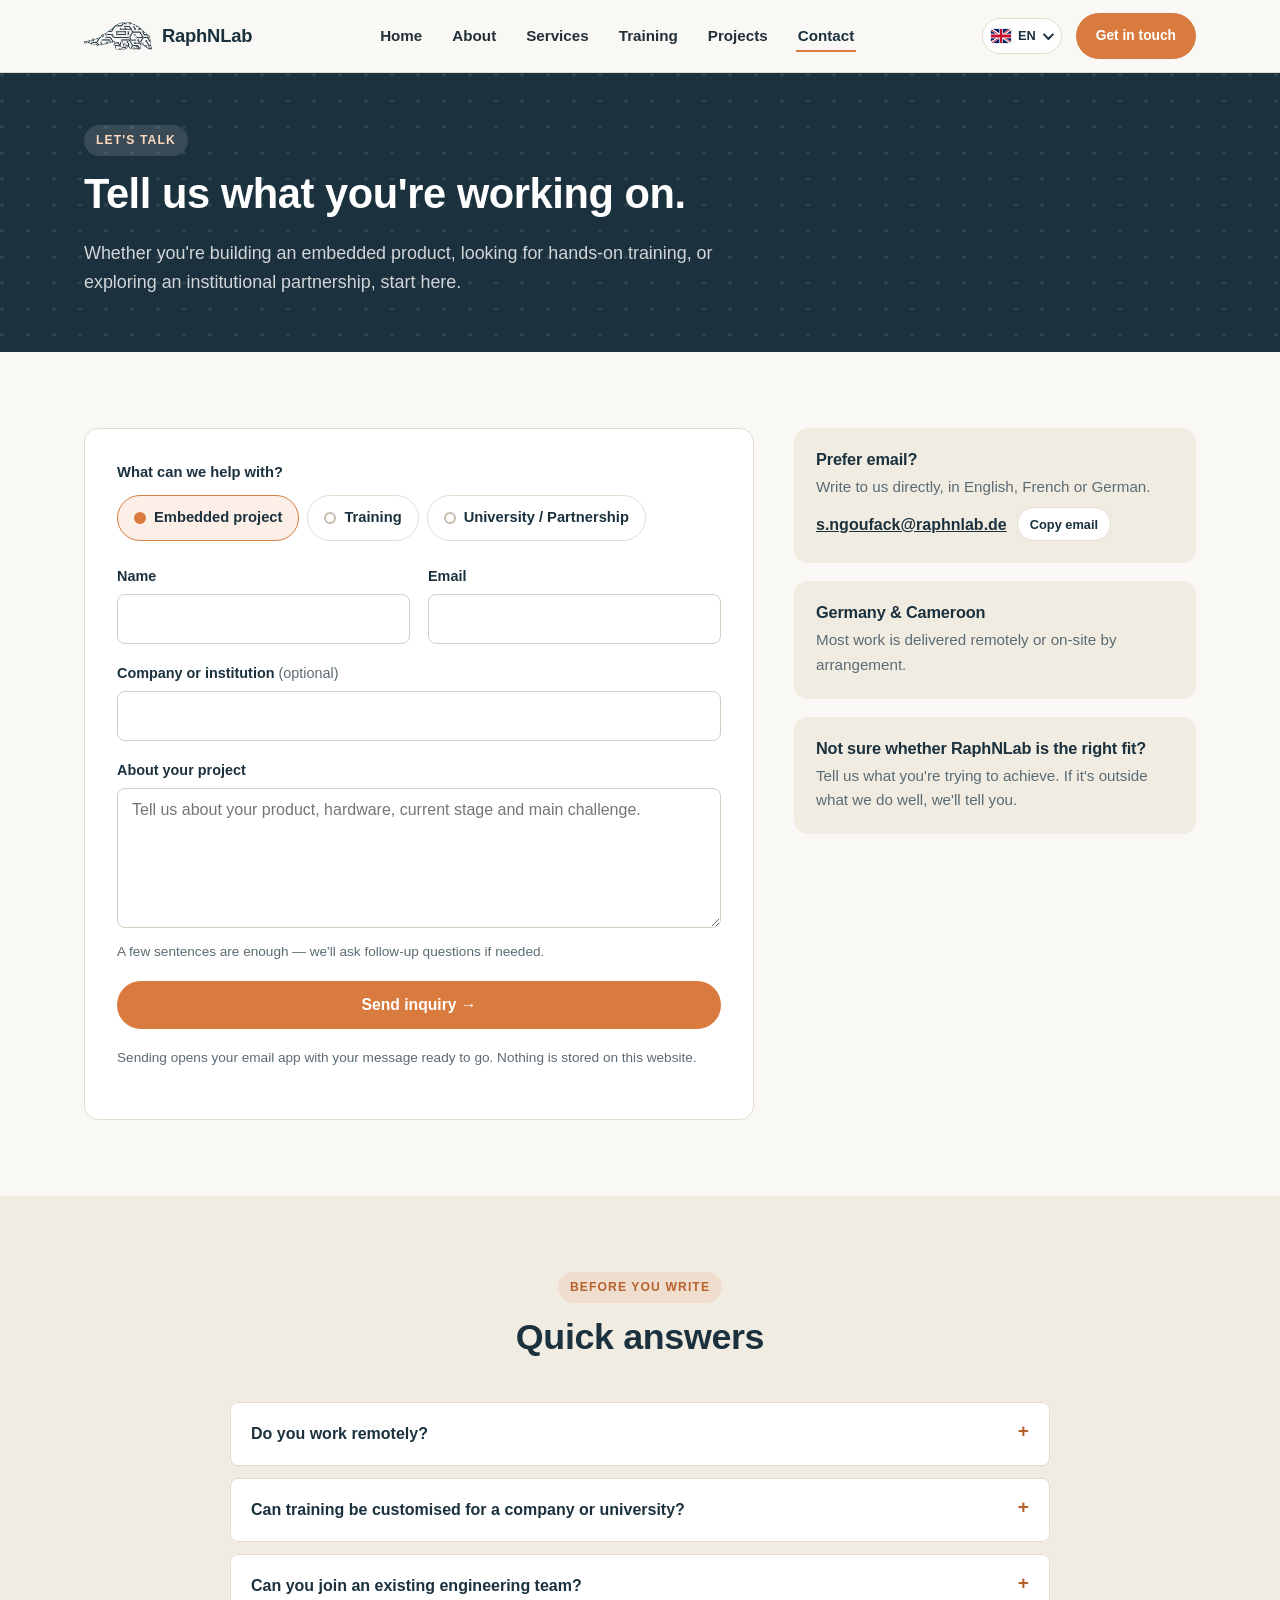
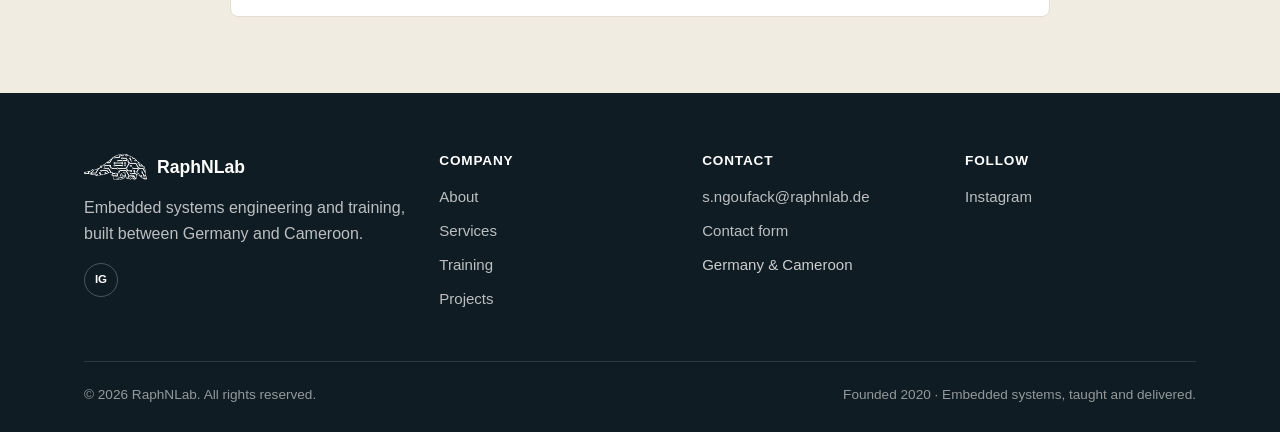
<file: contact.html>
<!DOCTYPE html>
<html lang="en">
<head>
<meta charset="UTF-8">
<meta name="viewport" content="width=device-width, initial-scale=1.0">
<title data-i18n="contact.title">Contact — RaphNLab</title>
<meta name="description" content="Tell RaphNLab what you're working on: an embedded project, a training course, or a university partnership.">
<link rel="icon" type="image/png" href="assets/img/favicon.png">
<link rel="stylesheet" href="assets/css/style.css">
</head>
<body data-page="contact">

<header class="site-header">
  <div class="container nav">
    <a href="index.html" class="brand">
      <img src="assets/img/mascot-nav.png" alt="" width="68" height="28">
      <span class="brand-word">RaphNLab</span>
    </a>
    <ul class="nav-links" id="site-menu">
      <li><a href="index.html" data-page="home" data-i18n="common.nav_home">Home</a></li>
      <li><a href="about.html" data-page="about" data-i18n="common.nav_about">About</a></li>
      <li><a href="services.html" data-page="services" data-i18n="common.nav_services">Services</a></li>
      <li><a href="training.html" data-page="training" data-i18n="common.nav_training">Training</a></li>
      <li><a href="realisations.html" data-page="realisations" data-i18n="common.nav_projects">Projects</a></li>
      <li><a href="contact.html" data-page="contact" data-i18n="common.nav_contact">Contact</a></li>
    </ul>
    <div class="nav-right">
      <div class="lang-menu">
        <button type="button" class="lang-current" aria-haspopup="true" aria-expanded="false" aria-label="Language" data-i18n-aria="common.lang_label"><span class="flag flag-en"></span><span class="lang-code">EN</span></button>
        <ul class="lang-options">
          <li><button type="button" data-lang="en" lang="en"><span class="flag flag-en"></span>English</button></li>
          <li><button type="button" data-lang="fr" lang="fr"><span class="flag flag-fr"></span>Français</button></li>
          <li><button type="button" data-lang="de" lang="de"><span class="flag flag-de"></span>Deutsch</button></li>
        </ul>
      </div>
      <a href="contact.html" class="btn btn-primary nav-cta" data-i18n="common.nav_cta">Get in touch</a>
      <button type="button" class="nav-toggle" aria-label="Menu" aria-controls="site-menu" aria-expanded="false" data-i18n-aria="common.menu_label"><span></span><span></span><span></span></button>
    </div>
  </div>
</header>

<section class="hero small">
  <div class="container">
    <span class="eyebrow on-dark" data-i18n="contact.hero_eyebrow">Let's talk</span>
    <h1 data-i18n="contact.hero_title">Tell us what you're working on.</h1>
    <p class="lede" data-i18n="contact.hero_lede">Whether you're building an embedded product, looking for hands-on training, or exploring an institutional partnership, start here.</p>
  </div>
</section>

<section>
  <div class="container contact-layout">
    <div class="contact-form-card">
      <!-- Set data-endpoint to a form service URL (e.g. https://formspree.io/f/xxxx)
           to send messages directly from the page instead of via the email app. -->
      <form id="contact-form" class="form-grid" data-endpoint="">
        <fieldset class="intent">
          <legend class="intent-label" data-i18n="contact.intent_label">What can we help with?</legend>
          <div class="chips">
          <label class="chip"><input type="radio" name="topic" value="project" checked><span data-i18n="contact.topic_project">Embedded project</span></label>
          <label class="chip"><input type="radio" name="topic" value="training"><span data-i18n="contact.topic_training">Training</span></label>
          <label class="chip"><input type="radio" name="topic" value="partnership"><span data-i18n="contact.topic_partnership">University / Partnership</span></label>
          </div>
        </fieldset>
        <div class="form-row-2">
          <div>
            <label for="cf-name" data-i18n="contact.form_name">Name</label>
            <input type="text" id="cf-name" name="name" autocomplete="name" required>
          </div>
          <div>
            <label for="cf-email" data-i18n="contact.form_email">Email</label>
            <input type="email" id="cf-email" name="email" autocomplete="email" required>
          </div>
        </div>
        <div>
          <label for="cf-org"><span data-i18n="contact.form_org">Company or institution</span> <span class="optional" data-i18n="contact.optional">(optional)</span></label>
          <input type="text" id="cf-org" name="organisation" autocomplete="organization">
        </div>
        <div>
          <label for="cf-message" data-i18n="contact.label_project">Tell us about your project</label>
          <textarea id="cf-message" name="message" required></textarea>
          <p class="field-hint" data-i18n="contact.message_hint">A few sentences are enough — we'll ask follow-up questions if needed.</p>
        </div>
        <button type="submit" class="btn btn-primary btn-block" data-i18n="contact.form_submit">Send inquiry →</button>
        <p class="form-note" data-i18n="contact.form_note">Sending opens your email app with your message ready to go. Nothing is stored on this website.</p>
        <p class="form-status" role="status" aria-live="polite"></p>
      </form>
    </div>

    <aside class="contact-aside">
      <div class="or-divider" data-i18n="contact.or">OR</div>
      <div class="aside-block">
        <h3 data-i18n="contact.direct_title">Prefer email?</h3>
        <p data-i18n="contact.direct_text">Write to us directly, in English, French or German.</p>
        <div class="email-row">
          <a href="mailto:s.ngoufack@raphnlab.de">s.ngoufack@raphnlab.de</a>
          <button type="button" class="copy-btn" data-copy="s.ngoufack@raphnlab.de" data-i18n="contact.copy_email">Copy email</button>
        </div>
      </div>
      <div class="aside-block">
        <h3 data-i18n="contact.direct_location_label">Germany & Cameroon</h3>
        <p data-i18n="contact.direct_location_value">Most work is delivered remotely or on-site by arrangement.</p>
      </div>
      <div class="aside-block">
        <h3 data-i18n="contact.fit_title">Not sure whether RaphNLab is the right fit?</h3>
        <p data-i18n="contact.fit_text">Tell us what you're trying to achieve. If it's outside what we do well, we'll tell you.</p>
      </div>
    </aside>
  </div>
</section>

<section class="section-alt">
  <div class="container">
    <div class="section-head center">
      <span class="eyebrow" data-i18n="contact.faq_eyebrow">Before you write</span>
      <h2 data-i18n="contact.faq_title">Quick answers</h2>
    </div>
    <div class="faq">
      <details>
        <summary data-i18n="contact.faq1_q">Do you work remotely?</summary>
        <p data-i18n="contact.faq1_a">Yes. We're based in Germany and Cameroon and collaborate remotely.</p>
      </details>
      <details>
        <summary data-i18n="contact.faq2_q">Can training be customised for a company or university?</summary>
        <p data-i18n="contact.faq2_a" data-i18n-html>Yes. See <a href="training.html#institutions">programmes for institutions</a>.</p>
      </details>
      <details>
        <summary data-i18n="contact.faq3_q">Can you join an existing engineering team?</summary>
        <p data-i18n="contact.faq3_a" data-i18n-html>Yes. See <a href="services.html">how we can work together</a>.</p>
      </details>
    </div>
  </div>
</section>

<footer class="site-footer">
  <div class="container">
    <div class="footer-grid">
      <div>
        <div class="footer-brand">
          <img src="assets/img/mascot-nav.png" alt="" width="63" height="26">
          <span>RaphNLab</span>
        </div>
        <p data-i18n="common.footer_tagline">Embedded systems engineering and training, built between Germany and Cameroon.</p>
        <div class="social-row">
          <a href="https://www.instagram.com/raphnlab_/" target="_blank" rel="noopener" aria-label="Instagram"><span style="font-size:0.72rem;font-weight:800;">IG</span></a>
        </div>
      </div>
      <div>
        <h4 data-i18n="common.footer_company">Company</h4>
        <ul>
          <li><a href="about.html" data-i18n="common.nav_about">About</a></li>
          <li><a href="services.html" data-i18n="common.nav_services">Services</a></li>
          <li><a href="training.html" data-i18n="common.nav_training">Training</a></li>
          <li><a href="realisations.html" data-i18n="common.nav_projects">Projects</a></li>
        </ul>
      </div>
      <div>
        <h4 data-i18n="common.footer_contact">Contact</h4>
        <ul>
          <li><a href="mailto:s.ngoufack@raphnlab.de">s.ngoufack@raphnlab.de</a></li>
          <li><a href="contact.html" data-i18n="common.footer_form">Contact form</a></li>
          <li data-i18n="common.footer_location_value">Germany &amp; Cameroon</li>
        </ul>
      </div>
      <div>
        <h4 data-i18n="common.footer_follow">Follow</h4>
        <ul>
          <li><a href="https://www.instagram.com/raphnlab_/" target="_blank" rel="noopener">Instagram</a></li>
        </ul>
      </div>
    </div>
    <div class="footer-bottom">
      <div>&copy; <span data-year></span> <span data-i18n="common.footer_rights">RaphNLab. All rights reserved.</span></div>
      <div data-i18n="common.footer_credit">Founded 2020 · Embedded systems, taught and delivered.</div>
    </div>
  </div>
</footer>

<script src="assets/i18n/translations.js"></script>
<script src="assets/js/i18n.js"></script>
<script src="assets/js/main.js"></script>
</body>
</html>
</file>
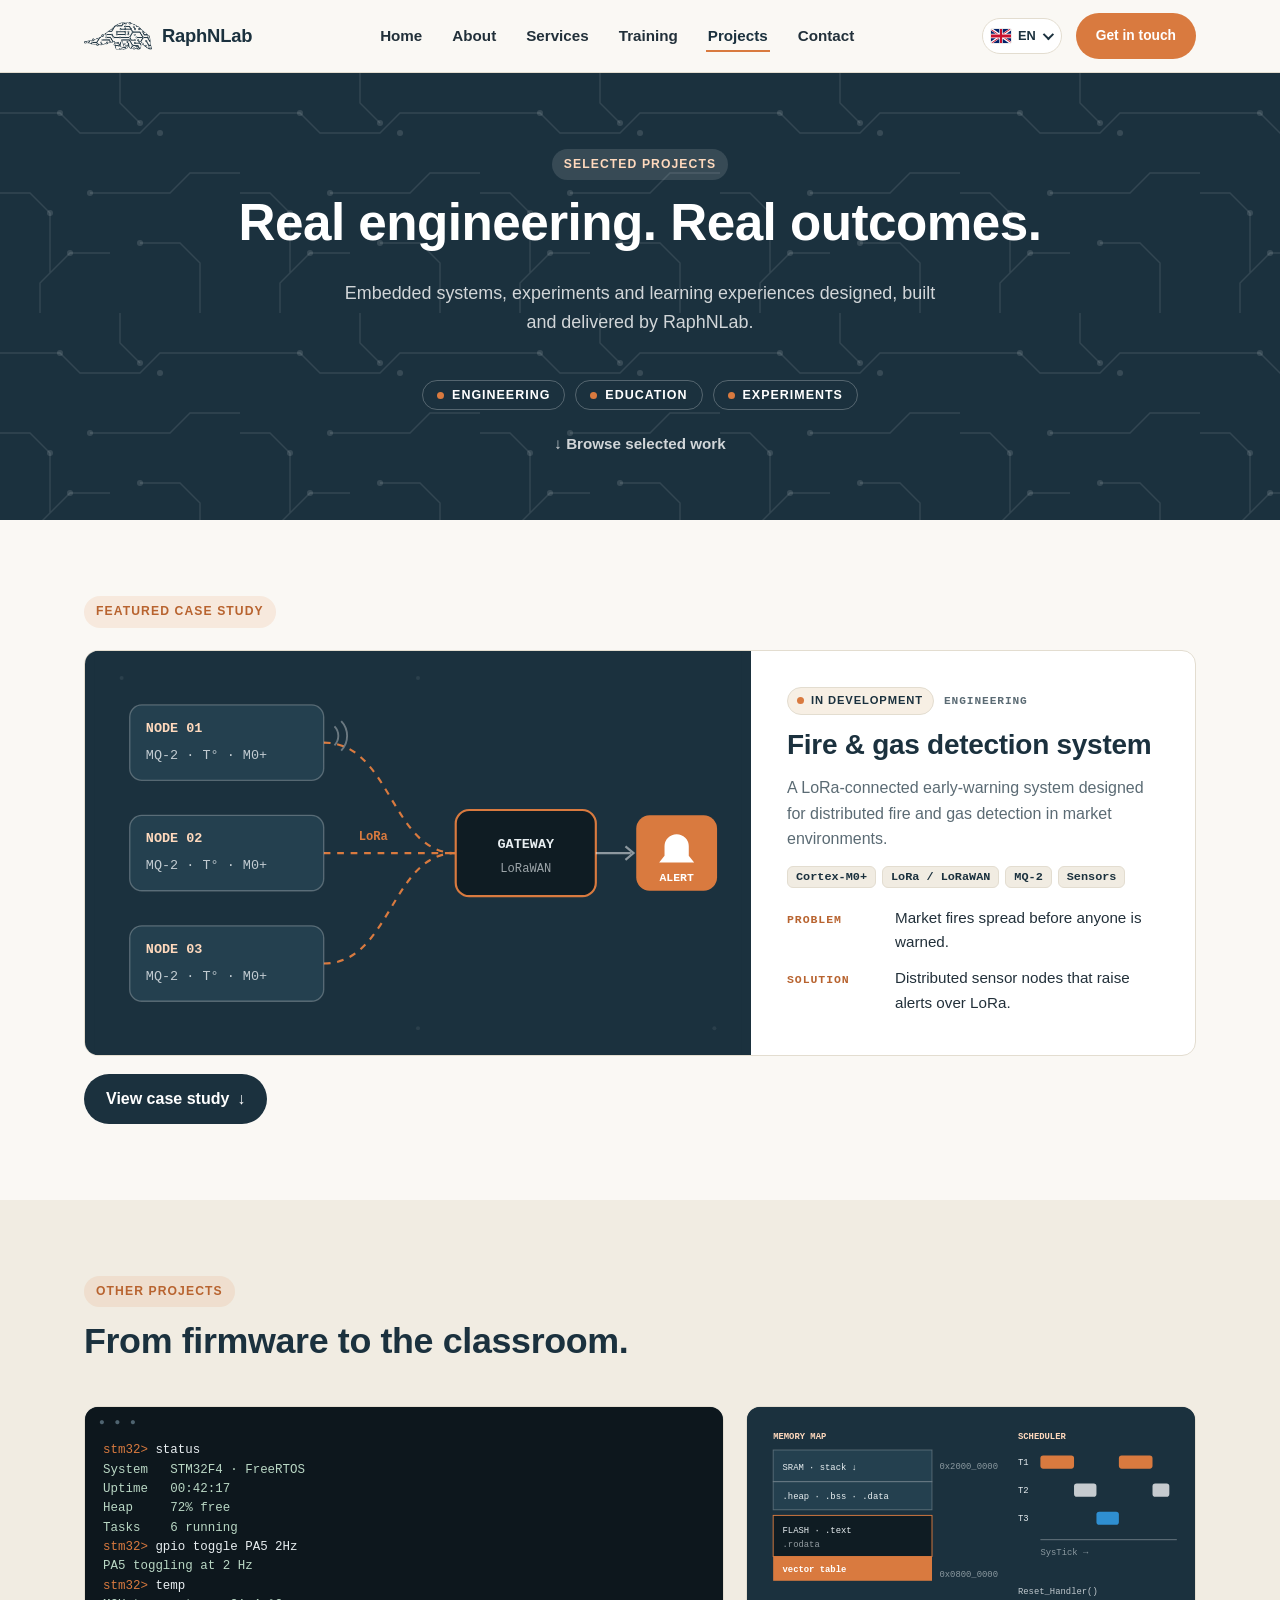
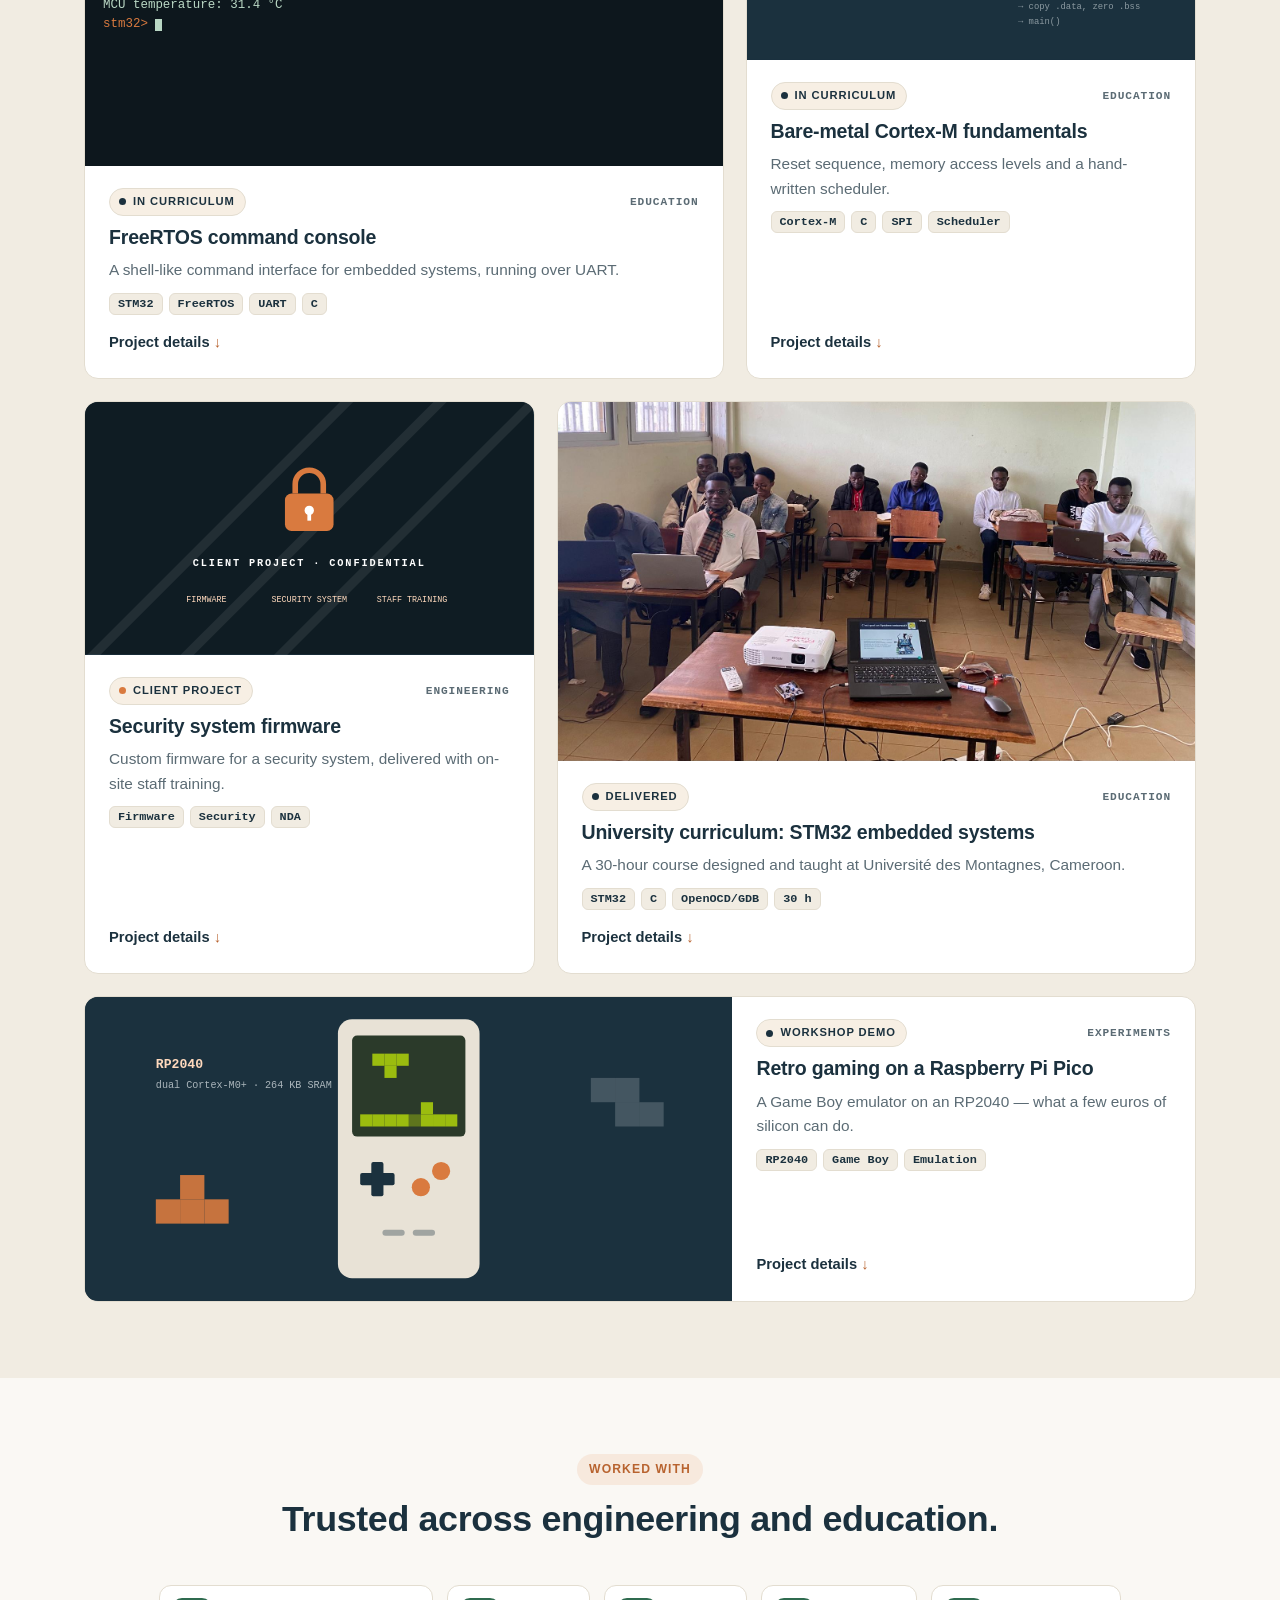
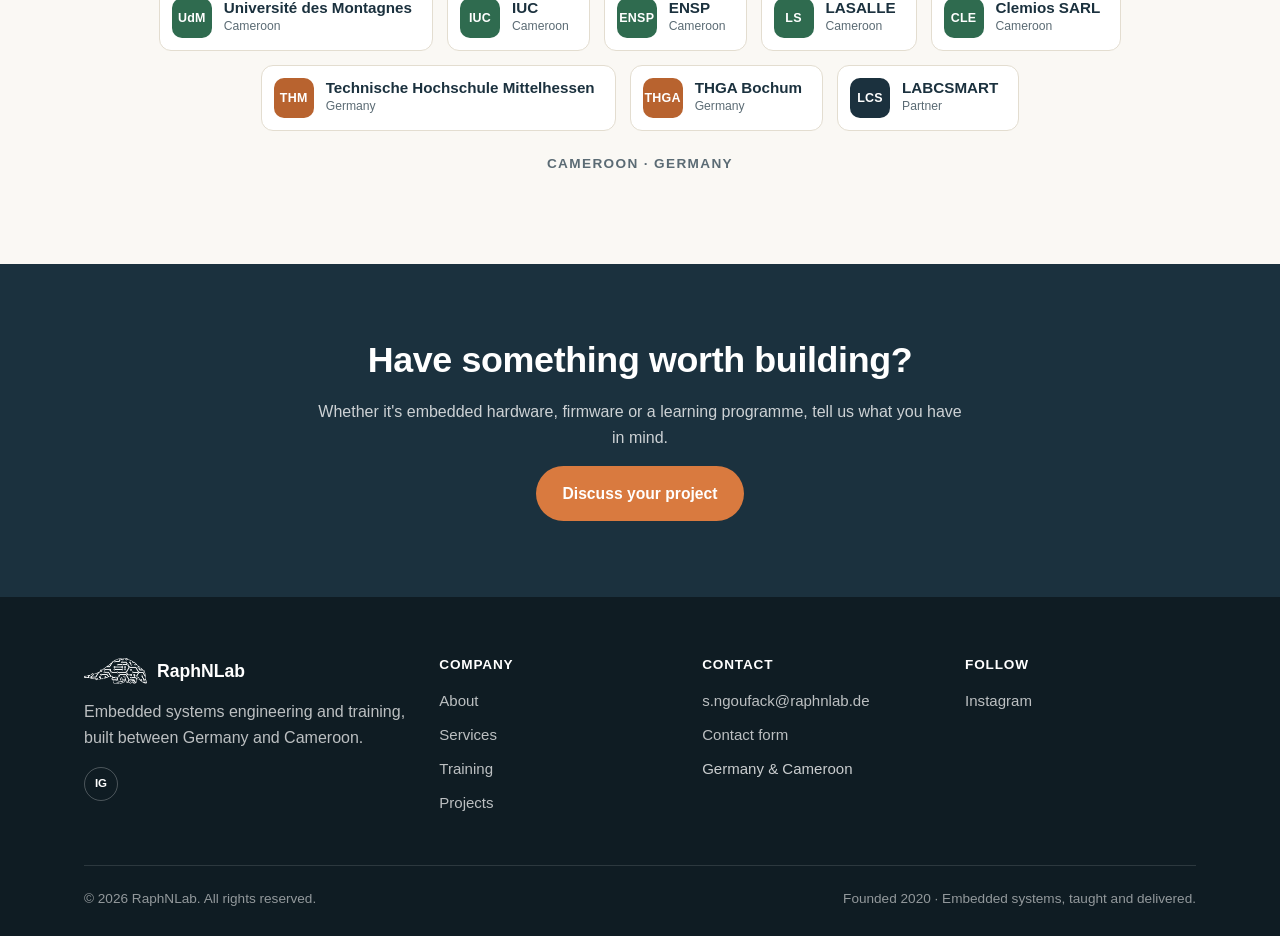
<file: realisations.html>
<!DOCTYPE html>
<html lang="en">
<head>
<meta charset="UTF-8">
<meta name="viewport" content="width=device-width, initial-scale=1.0">
<title data-i18n="realisations.title">Projects — RaphNLab</title>
<meta name="description" content="Selected RaphNLab projects: embedded systems, experiments and learning experiences designed, built and delivered.">
<link rel="icon" type="image/png" href="assets/img/favicon.png">
<link rel="stylesheet" href="assets/css/style.css">
</head>
<body data-page="realisations">

<header class="site-header">
  <div class="container nav">
    <a href="index.html" class="brand">
      <img src="assets/img/mascot-nav.png" alt="" width="68" height="28">
      <span class="brand-word">RaphNLab</span>
    </a>
    <ul class="nav-links" id="site-menu">
      <li><a href="index.html" data-page="home" data-i18n="common.nav_home">Home</a></li>
      <li><a href="about.html" data-page="about" data-i18n="common.nav_about">About</a></li>
      <li><a href="services.html" data-page="services" data-i18n="common.nav_services">Services</a></li>
      <li><a href="training.html" data-page="training" data-i18n="common.nav_training">Training</a></li>
      <li><a href="realisations.html" data-page="realisations" data-i18n="common.nav_projects">Projects</a></li>
      <li><a href="contact.html" data-page="contact" data-i18n="common.nav_contact">Contact</a></li>
    </ul>
    <div class="nav-right">
      <div class="lang-menu">
        <button type="button" class="lang-current" aria-haspopup="true" aria-expanded="false" aria-label="Language" data-i18n-aria="common.lang_label"><span class="flag flag-en"></span><span class="lang-code">EN</span></button>
        <ul class="lang-options">
          <li><button type="button" data-lang="en" lang="en"><span class="flag flag-en"></span>English</button></li>
          <li><button type="button" data-lang="fr" lang="fr"><span class="flag flag-fr"></span>Français</button></li>
          <li><button type="button" data-lang="de" lang="de"><span class="flag flag-de"></span>Deutsch</button></li>
        </ul>
      </div>
      <a href="contact.html" class="btn btn-primary nav-cta" data-i18n="common.nav_cta">Get in touch</a>
      <button type="button" class="nav-toggle" aria-label="Menu" aria-controls="site-menu" aria-expanded="false" data-i18n-aria="common.menu_label"><span></span><span></span><span></span></button>
    </div>
  </div>
</header>

<section class="hero centered pcb">
  <div class="container">
    <span class="eyebrow on-dark" data-i18n="realisations.hero_eyebrow">Selected projects</span>
    <h1 data-i18n="realisations.hero_title">Real engineering. Real outcomes.</h1>
    <p class="lede" data-i18n="realisations.hero_lede">Embedded systems, experiments and learning experiences designed, built and delivered by RaphNLab.</p>
    <div class="category-legend">
      <span data-i18n="common.cat_engineering">Engineering</span>
      <span data-i18n="common.cat_education">Education</span>
      <span data-i18n="common.cat_experiment">Experiments</span>
    </div>
    <a href="#fire-gas" class="scroll-cue" data-i18n="realisations.browse">↓ Browse selected work</a>
  </div>
</section>

<section id="fire-gas">
  <div class="container">
    <span class="eyebrow" data-i18n="realisations.featured_eyebrow">Featured case study</span>
    <article class="case featured" style="margin-top:8px;">
      <div class="case-visual"><svg class="viz-svg" viewBox="0 0 480 300" preserveAspectRatio="xMidYMid meet" role="img" aria-label="Sensor nodes send readings over LoRa to a gateway, which raises an alert">
  <rect width="480" height="300" fill="#1b313e"/>
  <g fill="#ffffff" fill-opacity=".07"><circle cx="20" cy="20" r="1.5"/><circle cx="460" cy="280" r="1.5"/><circle cx="240" cy="20" r="1.5"/><circle cx="240" cy="280" r="1.5"/></g>
  <g fill="none" stroke="#d97a3f" stroke-width="1.6" stroke-dasharray="5 5">
    <path d="M170 68 C220 68 220 150 268 150"/><path d="M170 150 H268"/><path d="M170 232 C220 232 220 150 268 150"/>
  </g>
  <g style="font-family:ui-monospace,SFMono-Regular,Menlo,Consolas,monospace" font-size="10" fill="#e8eef1">
    <g transform="translate(26 40)"><rect width="144" height="56" rx="9" fill="#24404f" stroke="#ffffff" stroke-opacity=".25"/><text x="12" y="20" fill="#ffd9bd" font-weight="700">NODE 01</text><text x="12" y="40" fill-opacity=".8">MQ-2 · T° · M0+</text></g>
    <g transform="translate(26 122)"><rect width="144" height="56" rx="9" fill="#24404f" stroke="#ffffff" stroke-opacity=".25"/><text x="12" y="20" fill="#ffd9bd" font-weight="700">NODE 02</text><text x="12" y="40" fill-opacity=".8">MQ-2 · T° · M0+</text></g>
    <g transform="translate(26 204)"><rect width="144" height="56" rx="9" fill="#24404f" stroke="#ffffff" stroke-opacity=".25"/><text x="12" y="20" fill="#ffd9bd" font-weight="700">NODE 03</text><text x="12" y="40" fill-opacity=".8">MQ-2 · T° · M0+</text></g>
    <text x="196" y="140" fill="#d97a3f" font-size="9" font-weight="700">LoRa</text>
    <g transform="translate(268 118)"><rect width="104" height="64" rx="10" fill="#0f1c23" stroke="#d97a3f" stroke-width="1.6"/><text x="52" y="28" text-anchor="middle" font-weight="700">GATEWAY</text><text x="52" y="46" text-anchor="middle" fill-opacity=".65" font-size="9">LoRaWAN</text></g>
    <path d="M372 150 H398" stroke="#ffffff" stroke-opacity=".5" stroke-width="1.6"/><path d="M394 145 L400 150 L394 155" fill="none" stroke="#ffffff" stroke-opacity=".5" stroke-width="1.6"/>
    <g transform="translate(402 122)"><rect width="60" height="56" rx="10" fill="#d97a3f"/><path d="M30 14 a9 9 0 0 1 9 9 v7 l4 5 h-26 l4 -5 v-7 a9 9 0 0 1 9 -9z" fill="#fff"/><text x="30" y="49" text-anchor="middle" fill="#fff" font-size="8.5" font-weight="700">ALERT</text></g>
  </g>
  <g fill="none" stroke="#ffffff" stroke-opacity=".35" stroke-width="1.4"><path d="M178 56 a10 10 0 0 1 0 14"/><path d="M183 52 a16 16 0 0 1 0 22"/></g>
</svg></div>
      <div class="case-body">
        <div class="case-meta"><span class="status" data-i18n="common.status_dev">In development</span><span class="category" data-i18n="common.cat_engineering">Engineering</span></div>
        <h3 data-i18n="realisations.p1_title">Fire & gas detection system</h3>
        <p data-i18n="realisations.p1_short">A LoRa-connected early-warning system designed for distributed fire and gas detection in market environments.</p>
        <ul class="tags"><li>Cortex-M0+</li><li>LoRa / LoRaWAN</li><li>MQ-2</li><li data-i18n="services.tag_sensors">Sensors</li></ul>
        <dl class="psr">
          <div><dt data-i18n="common.problem">Problem</dt><dd data-i18n="realisations.p1_problem">Market fires spread before anyone is warned.</dd></div>
          <div><dt data-i18n="common.solution">Solution</dt><dd data-i18n="realisations.p1_solution">Distributed sensor nodes that alert over LoRa.</dd></div>
        </dl>
      </div>
    </article>

    <details class="case-details">
      <summary data-i18n="common.view_case_study">View case study</summary>
      <div class="case-study">
        <header>
          <h3 data-i18n="realisations.p1_title">Fire & gas detection system</h3>
          <span class="category" data-i18n="realisations.cs_meta">Embedded engineering · Cameroon · In development</span>
        </header>
        <section>
          <h4 data-i18n="realisations.cs_challenge_h">01 / Challenge</h4>
          <p data-i18n="realisations.cs_challenge">Fires destroyed hundreds of stalls in Cameroon's major markets.</p>
        </section>
        <section>
          <h4 data-i18n="realisations.cs_constraints_h">02 / Constraints</h4>
          <ul>
            <li data-i18n="realisations.cs_c1">Low cost per node, so a whole market can be covered</li>
            <li data-i18n="realisations.cs_c2">No reliance on cellular coverage</li>
            <li data-i18n="realisations.cs_c3">Low power, unattended operation</li>
            <li data-i18n="realisations.cs_c4">Detect both smoke/gas and rising temperature</li>
          </ul>
        </section>
        <section>
          <h4 data-i18n="realisations.cs_arch_h">03 / Architecture</h4>
          <ol class="flow">
            <li>MQ-2 + T°</li><li>Cortex-M0+</li><li>LoRa</li><li data-i18n="realisations.cs_gateway">Gateway</li><li data-i18n="realisations.cs_alert">Alert</li>
          </ol>
        </section>
        <section>
          <h4 data-i18n="realisations.cs_decisions_h">04 / Engineering decisions</h4>
          <ul>
            <li data-i18n="realisations.cs_d1">LoRa: long range at low power, independent of mobile networks.</li>
            <li data-i18n="realisations.cs_d2">Cortex-M0+: low cost and low power, enough headroom for sensor processing.</li>
            <li data-i18n="realisations.cs_d3">Two sensing channels: gas/smoke plus temperature.</li>
          </ul>
        </section>
        <section>
          <h4 data-i18n="realisations.cs_status_h">05 / Current status</h4>
          <p data-i18n="realisations.cs_status">In development: hardware and firmware are being built and tested.</p>
        </section>
        <section>
          <h4 data-i18n="realisations.cs_stack_h">06 / Stack</h4>
          <ul class="tags"><li>Cortex-M0+</li><li>C</li><li>LoRa / LoRaWAN</li><li>MQ-2</li></ul>
        </section>
      </div>
    </details>
  </div>
</section>

<section class="section-alt" id="projects">
  <div class="container">
    <div class="section-head">
      <span class="eyebrow" data-i18n="realisations.other_eyebrow">Other projects</span>
      <h2 data-i18n="realisations.other_title">From firmware to the classroom.</h2>
    </div>
    <div class="editorial">
      <article class="project w-7">
        <div class="project-media"><div class="viz-terminal" role="img" aria-label="Command console session on an STM32"><span class="p">stm32&gt;</span> <span class="k">status</span>
System   STM32F4 · FreeRTOS
Uptime   00:42:17
Heap     72% free
Tasks    6 running
<span class="p">stm32&gt;</span> <span class="k">gpio toggle PA5 2Hz</span>
PA5 toggling at 2 Hz
<span class="p">stm32&gt;</span> <span class="k">temp</span>
MCU temperature: 31.4 °C
<span class="p">stm32&gt;</span> <span class="cursor"></span></div></div>
        <div class="project-body">
          <div class="project-top"><span class="status done" data-i18n="common.status_curriculum">In curriculum</span><span class="category" data-i18n="common.cat_education">Education</span></div>
          <h3 data-i18n="realisations.p2_title">FreeRTOS command console</h3>
          <p data-i18n="realisations.p2_short">A shell-like command interface for embedded systems.</p>
          <ul class="tags"><li>STM32</li><li>FreeRTOS</li><li>UART</li><li>C</li></ul>
          <details><summary data-i18n="realisations.details">Project details</summary><p data-i18n="realisations.p2_text">A command-line interpreter running over UART on an STM32, built with FreeRTOS.</p></details>
        </div>
      </article>
      <article class="project w-5">
        <div class="project-media"><svg class="viz-svg" viewBox="0 0 480 270" preserveAspectRatio="xMidYMid slice" role="img" aria-label="Cortex-M memory map and a hand-written task scheduler">
  <rect width="480" height="270" fill="#1b313e"/>
  <g style="font-family:ui-monospace,SFMono-Regular,Menlo,Consolas,monospace" font-size="9.5" fill="#e8eef1">
    <text x="28" y="34" fill="#ffd9bd" font-weight="700">MEMORY MAP</text>
    <g transform="translate(28 46)">
      <rect width="170" height="34" fill="#24404f" stroke="#ffffff" stroke-opacity=".25"/><text x="10" y="21">SRAM · stack ↓</text>
      <rect y="34" width="170" height="30" fill="#24404f" stroke="#ffffff" stroke-opacity=".25"/><text x="10" y="53">.heap · .bss · .data</text>
      <rect y="70" width="170" height="44" fill="#0f1c23" stroke="#d97a3f"/><text x="10" y="89">FLASH · .text</text><text x="10" y="104" fill-opacity=".6">.rodata</text>
      <rect y="114" width="170" height="26" fill="#d97a3f"/><text x="10" y="131" fill="#fff" font-weight="700">vector table</text>
    </g>
    <text x="206" y="66" fill-opacity=".55">0x2000_0000</text><text x="206" y="182" fill-opacity=".55">0x0800_0000</text>
    <text x="290" y="34" fill="#ffd9bd" font-weight="700">SCHEDULER</text>
    <g transform="translate(290 50)">
      <text y="12">T1</text><rect x="24" y="2" width="36" height="14" rx="3" fill="#d97a3f"/><rect x="108" y="2" width="36" height="14" rx="3" fill="#d97a3f"/>
      <text y="42">T2</text><rect x="60" y="32" width="24" height="14" rx="3" fill="#ffffff" fill-opacity=".75"/><rect x="144" y="32" width="18" height="14" rx="3" fill="#ffffff" fill-opacity=".75"/>
      <text y="72">T3</text><rect x="84" y="62" width="24" height="14" rx="3" fill="#2f8fd1"/>
      <path d="M24 92 H170" stroke="#ffffff" stroke-opacity=".35"/><text x="24" y="108" fill-opacity=".55">SysTick →</text>
      <text y="150" fill-opacity=".8">Reset_Handler()</text><text y="166" fill-opacity=".55">→ copy .data, zero .bss</text><text y="182" fill-opacity=".55">→ main()</text>
    </g>
  </g>
</svg></div>
        <div class="project-body">
          <div class="project-top"><span class="status done" data-i18n="common.status_curriculum">In curriculum</span><span class="category" data-i18n="common.cat_education">Education</span></div>
          <h3 data-i18n="realisations.p3_title">Bare-metal Cortex-M fundamentals</h3>
          <p data-i18n="realisations.p3_short">Reset sequence, memory and a hand-written scheduler.</p>
          <ul class="tags"><li>Cortex-M</li><li>C</li><li>SPI</li><li data-i18n="realisations.tag_scheduler">Scheduler</li></ul>
          <details><summary data-i18n="realisations.details">Project details</summary><p data-i18n="realisations.p3_text">A set of from-scratch explorations.</p></details>
        </div>
      </article>
      <article class="project w-5">
        <div class="project-media"><svg class="viz-svg" viewBox="0 0 480 270" preserveAspectRatio="xMidYMid slice" role="img" aria-label="Client project, confidential: security system firmware">
  <rect width="480" height="270" fill="#0f1c23"/>
  <g fill="none" stroke="#ffffff" stroke-opacity=".08" stroke-width="10"><path d="M-20 300 L300 -20"/><path d="M80 300 L400 -20"/><path d="M180 300 L500 -20"/></g>
  <g transform="translate(240 104)">
    <rect x="-26" y="-6" width="52" height="40" rx="7" fill="#d97a3f"/>
    <path d="M-15 -6 v-10 a15 15 0 0 1 30 0 v10" fill="none" stroke="#d97a3f" stroke-width="6"/>
    <circle cy="12" r="5" fill="#fff"/><rect x="-2" y="12" width="4" height="11" fill="#fff"/>
  </g>
  <text x="240" y="176" text-anchor="middle" style="font-family:ui-monospace,SFMono-Regular,Menlo,Consolas,monospace" font-size="11" font-weight="700" letter-spacing="2" fill="#ffffff">CLIENT PROJECT · CONFIDENTIAL</text>
  <g style="font-family:ui-monospace,SFMono-Regular,Menlo,Consolas,monospace" font-size="9" fill="#ffd9bd" text-anchor="middle"><text x="130" y="214">FIRMWARE</text><text x="240" y="214">SECURITY SYSTEM</text><text x="350" y="214">STAFF TRAINING</text></g>
</svg></div>
        <div class="project-body">
          <div class="project-top"><span class="status" data-i18n="common.status_client">Client project</span><span class="category" data-i18n="common.cat_engineering">Engineering</span></div>
          <h3 data-i18n="realisations.p5_title">Security system firmware</h3>
          <p data-i18n="realisations.p5_short">Custom firmware for a security system, delivered with on-site staff training.</p>
          <ul class="tags"><li>Firmware</li><li data-i18n="realisations.tag_security">Security</li><li>NDA</li></ul>
          <details><summary data-i18n="realisations.details">Project details</summary><p data-i18n="realisations.p5_text">Custom firmware built for partner Clemios SARL. Details are confidential to the client.</p></details>
        </div>
      </article>
      <article class="project w-7">
        <div class="project-media"><img src="assets/img/UDM.jpeg" alt="Participants working on embedded systems hardware during a course in Cameroon" loading="lazy"></div>
        <div class="project-body">
          <div class="project-top"><span class="status done" data-i18n="common.status_delivered">Delivered</span><span class="category" data-i18n="common.cat_education">Education</span></div>
          <h3 data-i18n="realisations.p4_title">University curriculum: STM32 embedded systems</h3>
          <p data-i18n="realisations.p4_short">A 30-hour course designed and taught at Université des Montagnes, Cameroon.</p>
          <ul class="tags"><li>STM32</li><li>C</li><li>OpenOCD/GDB</li><li>30 h</li></ul>
          <details><summary data-i18n="realisations.details">Project details</summary><p data-i18n="realisations.p4_text">A 30-hour course designed and taught for the IRT programme.</p></details>
        </div>
      </article>
      <article class="project w-12">
        <div class="project-media"><svg class="viz-svg" viewBox="0 0 640 300" preserveAspectRatio="xMidYMid slice" role="img" aria-label="Game Boy emulator running on an RP2040">
  <rect width="640" height="300" fill="#1b313e"/>
  <g transform="translate(250 22)">
    <rect width="140" height="256" rx="14" fill="#e8e2d6"/><rect x="14" y="16" width="112" height="100" rx="5" fill="#2b3a2a"/>
    <g fill="#9bbc0f"><rect x="34" y="34" width="12" height="12"/><rect x="46" y="34" width="12" height="12"/><rect x="58" y="34" width="12" height="12"/><rect x="46" y="46" width="12" height="12"/>
      <rect x="22" y="94" width="12" height="12"/><rect x="34" y="94" width="12" height="12"/><rect x="46" y="94" width="12" height="12"/><rect x="58" y="94" width="12" height="12"/><rect x="82" y="94" width="12" height="12"/><rect x="94" y="94" width="12" height="12"/>
      <rect x="82" y="82" width="12" height="12"/><rect x="106" y="94" width="12" height="12"/><rect x="70" y="94" width="12" height="12" fill-opacity=".45"/></g>
    <g fill="#1b313e"><rect x="22" y="152" width="34" height="12" rx="2"/><rect x="33" y="141" width="12" height="34" rx="2"/><circle cx="102" cy="150" r="9" fill="#d97a3f"/><circle cx="82" cy="166" r="9" fill="#d97a3f"/></g>
    <g fill="#1b313e" fill-opacity=".35"><rect x="44" y="208" width="22" height="6" rx="3"/><rect x="74" y="208" width="22" height="6" rx="3"/></g>
  </g>
  <g fill="#d97a3f" fill-opacity=".9"><rect x="70" y="200" width="24" height="24"/><rect x="94" y="200" width="24" height="24"/><rect x="94" y="176" width="24" height="24"/><rect x="118" y="200" width="24" height="24"/></g>
  <g fill="#ffffff" fill-opacity=".18"><rect x="500" y="80" width="24" height="24"/><rect x="524" y="80" width="24" height="24"/><rect x="524" y="104" width="24" height="24"/><rect x="548" y="104" width="24" height="24"/></g>
  <text x="70" y="70" style="font-family:ui-monospace,SFMono-Regular,Menlo,Consolas,monospace" font-size="13" font-weight="700" fill="#ffd9bd">RP2040</text>
  <text x="70" y="90" style="font-family:ui-monospace,SFMono-Regular,Menlo,Consolas,monospace" font-size="10" fill="#e8eef1" fill-opacity=".7">dual Cortex-M0+ · 264 KB SRAM</text>
</svg></div>
        <div class="project-body">
          <div class="project-top"><span class="status done" data-i18n="common.status_demo">Workshop demo</span><span class="category" data-i18n="common.cat_experiment">Experiment</span></div>
          <h3 data-i18n="realisations.p6_title">Retro gaming on a Raspberry Pi Pico</h3>
          <p data-i18n="realisations.p6_short">A Game Boy emulator on an RP2040 — what a few euros of silicon can do.</p>
          <ul class="tags"><li>RP2040</li><li>Game Boy</li><li data-i18n="realisations.tag_emulation">Emulation</li></ul>
          <details><summary data-i18n="realisations.details">Project details</summary><p data-i18n="realisations.p6_text">A Game Boy emulator running on an RP2040.</p></details>
        </div>
      </article>
    </div>
  </div>
</section>

<section>
  <div class="container">
    <div class="section-head center">
      <span class="eyebrow" data-i18n="realisations.partners_eyebrow">Worked with</span>
      <h2 data-i18n="realisations.partners_title">Trusted across engineering and education.</h2>
    </div>
    <div class="logo-wall">
      <div class="logo-mark is-cm"><span class="mono">UdM</span><span><strong>Université des Montagnes</strong><small data-i18n="common.cameroon">Cameroon</small></span></div>
      <div class="logo-mark is-cm"><span class="mono">IUC</span><span><strong>IUC</strong><small data-i18n="common.cameroon">Cameroon</small></span></div>
      <div class="logo-mark is-cm"><span class="mono">ENSP</span><span><strong>ENSP</strong><small data-i18n="common.cameroon">Cameroon</small></span></div>
      <div class="logo-mark is-cm"><span class="mono">LS</span><span><strong>LASALLE</strong><small data-i18n="common.cameroon">Cameroon</small></span></div>
      <div class="logo-mark is-cm"><span class="mono">CLE</span><span><strong>Clemios SARL</strong><small data-i18n="common.cameroon">Cameroon</small></span></div>
      <div class="logo-mark is-de"><span class="mono">THM</span><span><strong>Technische Hochschule Mittelhessen</strong><small data-i18n="common.germany">Germany</small></span></div>
      <div class="logo-mark is-de"><span class="mono">THGA</span><span><strong>THGA Bochum</strong><small data-i18n="common.germany">Germany</small></span></div>
      <div class="logo-mark"><span class="mono">LCS</span><span><strong>LABCSMART</strong><small data-i18n="common.partner">Partner</small></span></div>
    </div>
    <p class="region-line" data-i18n="realisations.region_line">Cameroon · Germany</p>
  </div>
</section>

<section class="section-ink text-center">
  <div class="container max-w center">
    <h2 data-i18n="realisations.cta_title">Have something worth building?</h2>
    <p data-i18n="realisations.cta_text">Whether it's embedded hardware, firmware or a learning programme, tell us what you have in mind.</p>
    <a href="contact.html?topic=project" class="btn btn-primary" data-i18n="services.cta_button">Discuss your project</a>
  </div>
</section>

<footer class="site-footer">
  <div class="container">
    <div class="footer-grid">
      <div>
        <div class="footer-brand">
          <img src="assets/img/mascot-nav.png" alt="" width="63" height="26">
          <span>RaphNLab</span>
        </div>
        <p data-i18n="common.footer_tagline">Embedded systems engineering and training, built between Germany and Cameroon.</p>
        <div class="social-row">
          <a href="https://www.instagram.com/raphnlab_/" target="_blank" rel="noopener" aria-label="Instagram"><span style="font-size:0.72rem;font-weight:800;">IG</span></a>
        </div>
      </div>
      <div>
        <h4 data-i18n="common.footer_company">Company</h4>
        <ul>
          <li><a href="about.html" data-i18n="common.nav_about">About</a></li>
          <li><a href="services.html" data-i18n="common.nav_services">Services</a></li>
          <li><a href="training.html" data-i18n="common.nav_training">Training</a></li>
          <li><a href="realisations.html" data-i18n="common.nav_projects">Projects</a></li>
        </ul>
      </div>
      <div>
        <h4 data-i18n="common.footer_contact">Contact</h4>
        <ul>
          <li><a href="mailto:s.ngoufack@raphnlab.de">s.ngoufack@raphnlab.de</a></li>
          <li><a href="contact.html" data-i18n="common.footer_form">Contact form</a></li>
          <li data-i18n="common.footer_location_value">Germany &amp; Cameroon</li>
        </ul>
      </div>
      <div>
        <h4 data-i18n="common.footer_follow">Follow</h4>
        <ul>
          <li><a href="https://www.instagram.com/raphnlab_/" target="_blank" rel="noopener">Instagram</a></li>
        </ul>
      </div>
    </div>
    <div class="footer-bottom">
      <div>&copy; <span data-year></span> <span data-i18n="common.footer_rights">RaphNLab. All rights reserved.</span></div>
      <div data-i18n="common.footer_credit">Founded 2020 · Embedded systems, taught and delivered.</div>
    </div>
  </div>
</footer>

<script src="assets/i18n/translations.js"></script>
<script src="assets/js/i18n.js"></script>
<script src="assets/js/main.js"></script>
</body>
</html>
</file>
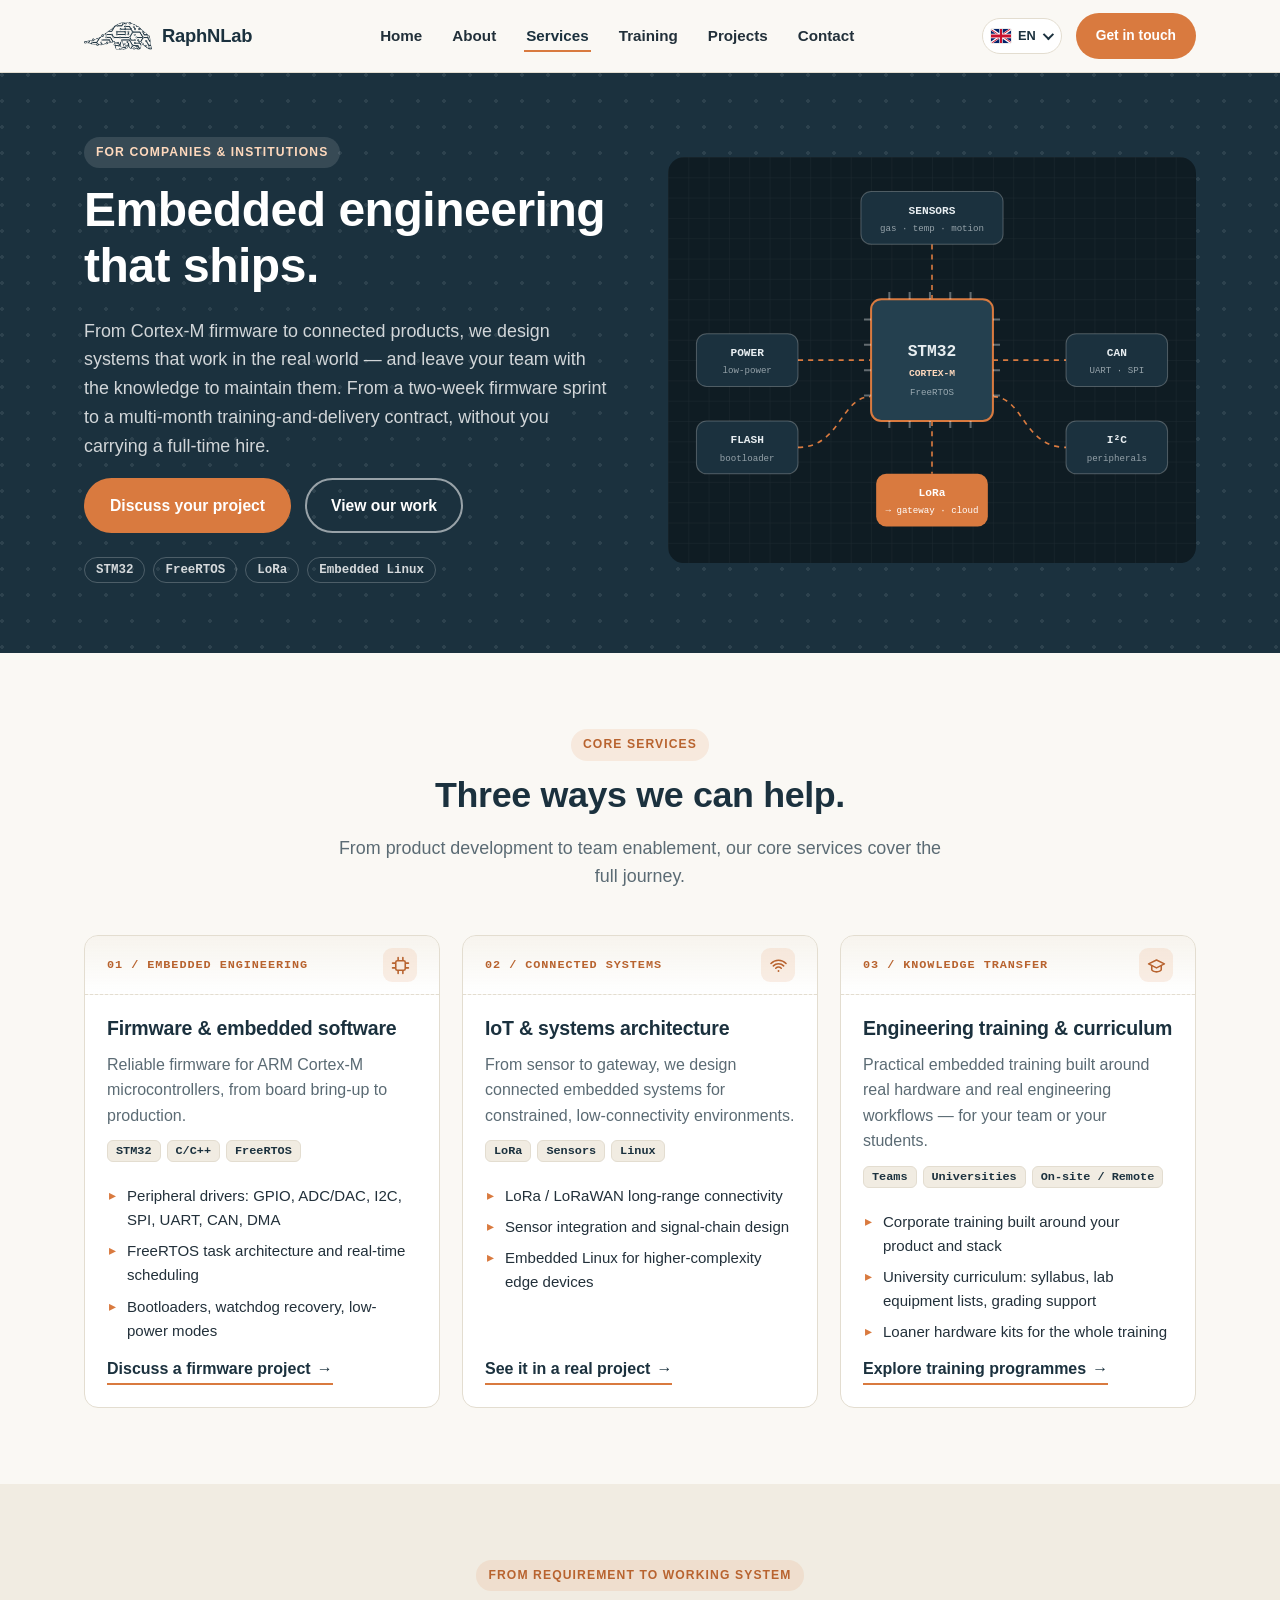
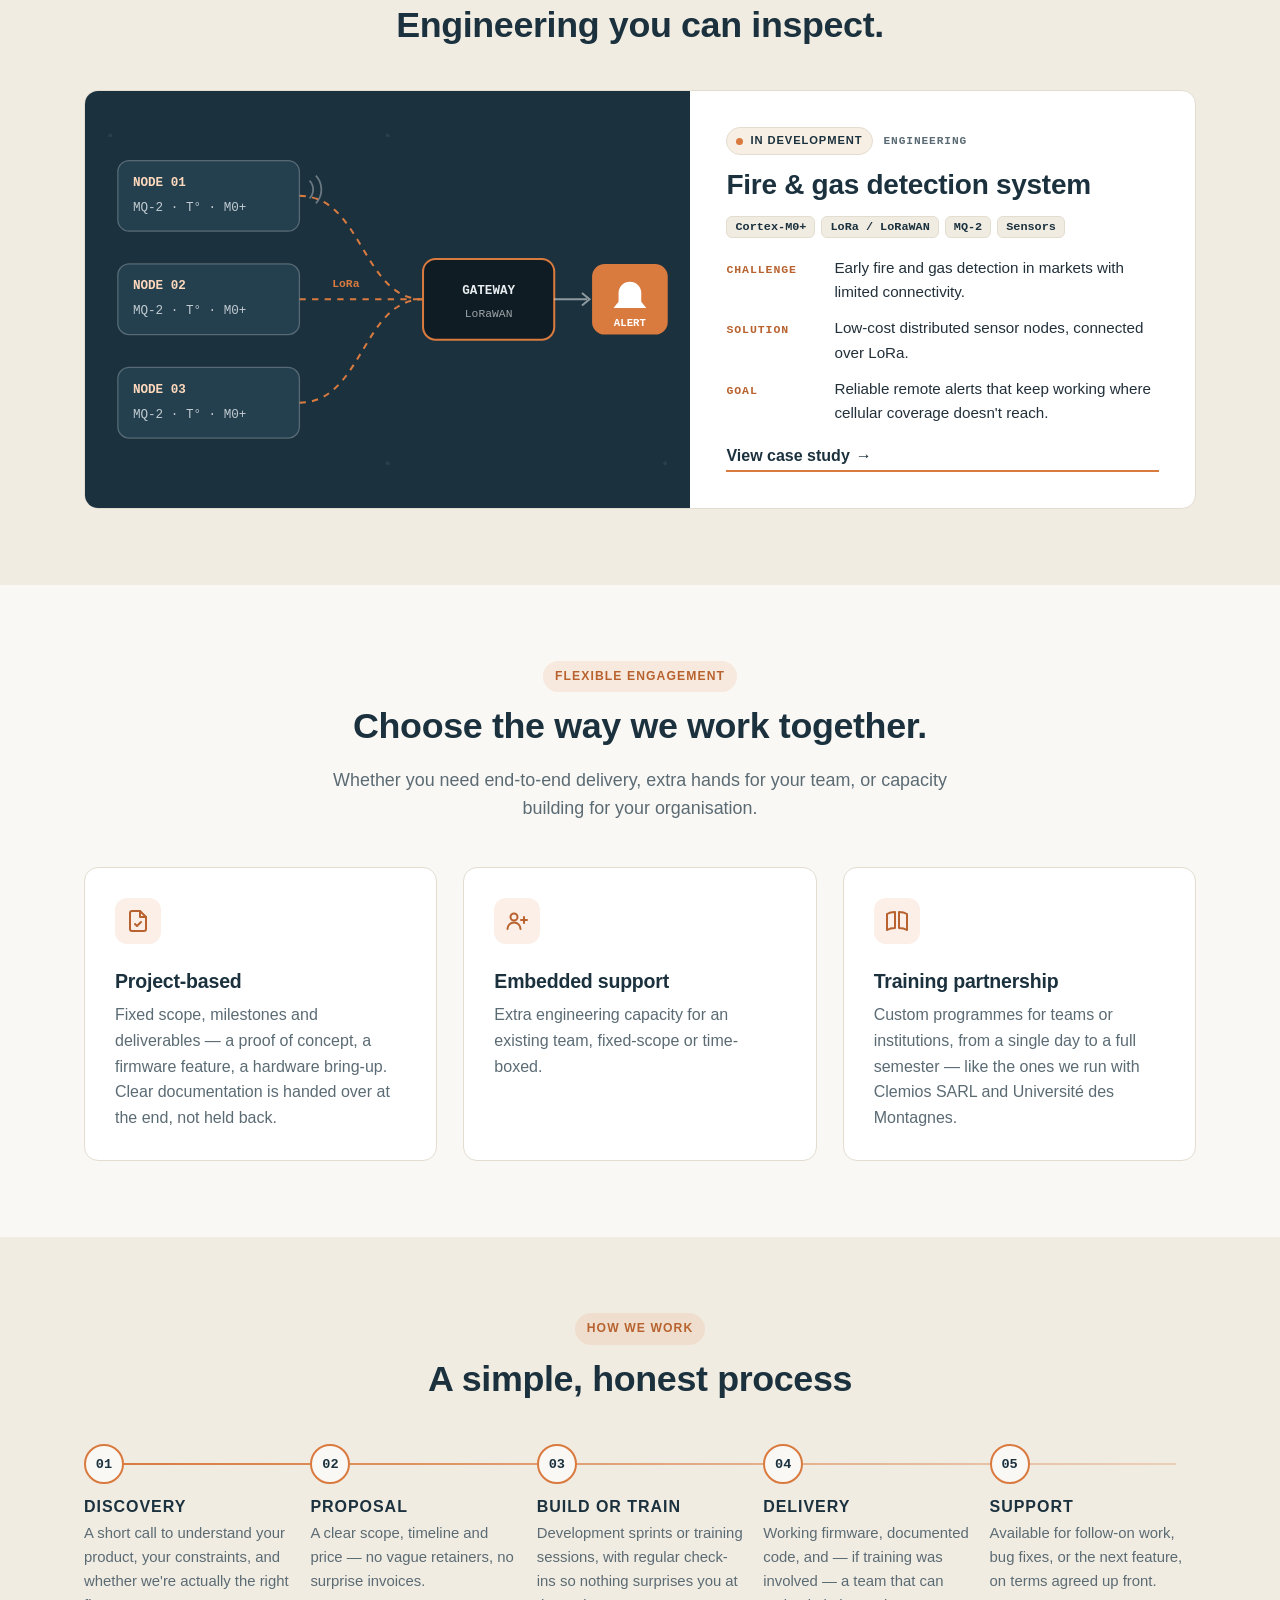
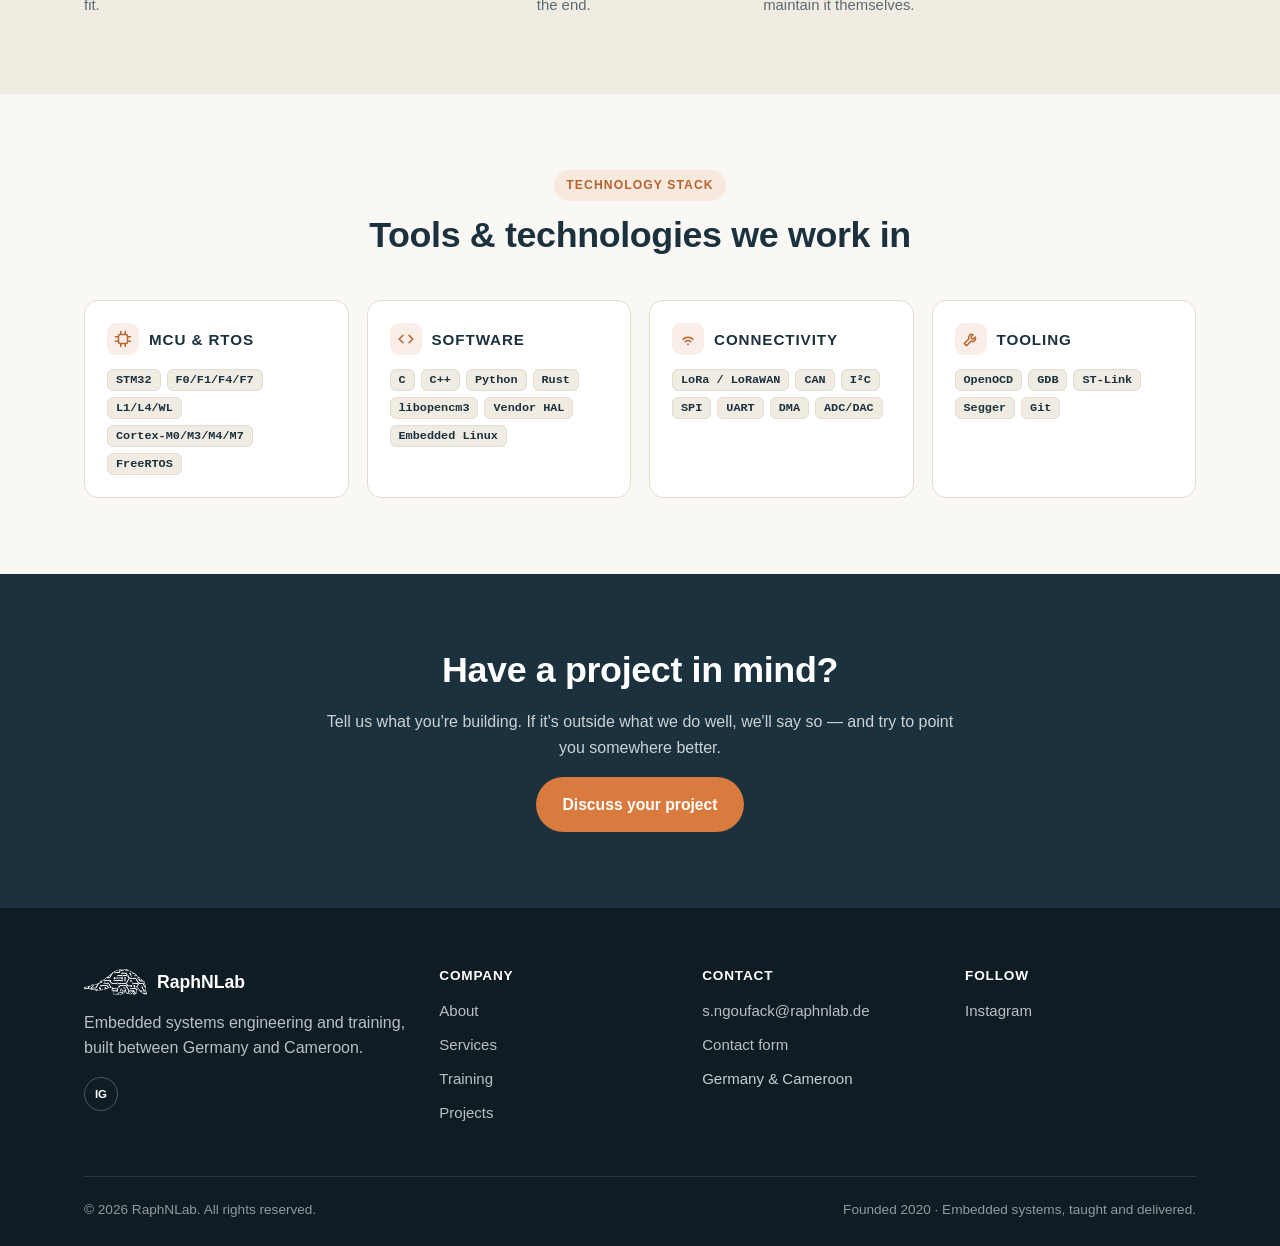
<file: services.html>
<!DOCTYPE html>
<html lang="en">
<head>
<meta charset="UTF-8">
<meta name="viewport" content="width=device-width, initial-scale=1.0">
<title data-i18n="services.title">Services — RaphNLab</title>
<meta name="description" content="Embedded engineering that ships: Cortex-M firmware, connected systems and engineering training for companies and institutions.">
<link rel="icon" type="image/png" href="assets/img/favicon.png">
<link rel="stylesheet" href="assets/css/style.css">
</head>
<body data-page="services">

<header class="site-header">
  <div class="container nav">
    <a href="index.html" class="brand">
      <img src="assets/img/mascot-nav.png" alt="" width="68" height="28">
      <span class="brand-word">RaphNLab</span>
    </a>
    <ul class="nav-links" id="site-menu">
      <li><a href="index.html" data-page="home" data-i18n="common.nav_home">Home</a></li>
      <li><a href="about.html" data-page="about" data-i18n="common.nav_about">About</a></li>
      <li><a href="services.html" data-page="services" data-i18n="common.nav_services">Services</a></li>
      <li><a href="training.html" data-page="training" data-i18n="common.nav_training">Training</a></li>
      <li><a href="realisations.html" data-page="realisations" data-i18n="common.nav_projects">Projects</a></li>
      <li><a href="contact.html" data-page="contact" data-i18n="common.nav_contact">Contact</a></li>
    </ul>
    <div class="nav-right">
      <div class="lang-menu">
        <button type="button" class="lang-current" aria-haspopup="true" aria-expanded="false" aria-label="Language" data-i18n-aria="common.lang_label"><span class="flag flag-en"></span><span class="lang-code">EN</span></button>
        <ul class="lang-options">
          <li><button type="button" data-lang="en" lang="en"><span class="flag flag-en"></span>English</button></li>
          <li><button type="button" data-lang="fr" lang="fr"><span class="flag flag-fr"></span>Français</button></li>
          <li><button type="button" data-lang="de" lang="de"><span class="flag flag-de"></span>Deutsch</button></li>
        </ul>
      </div>
      <a href="contact.html" class="btn btn-primary nav-cta" data-i18n="common.nav_cta">Get in touch</a>
      <button type="button" class="nav-toggle" aria-label="Menu" aria-controls="site-menu" aria-expanded="false" data-i18n-aria="common.menu_label"><span></span><span></span><span></span></button>
    </div>
  </div>
</header>

<section class="hero hero-split">
  <div class="container">
    <div>
      <span class="eyebrow on-dark" data-i18n="services.hero_eyebrow">For companies & institutions</span>
      <h1 data-i18n="services.hero_title">Embedded engineering that ships.</h1>
      <p class="lede" data-i18n="services.hero_lede">From Cortex-M firmware to connected products, we design systems that work in the real world — and leave your team with the knowledge to maintain them.</p>
      <div class="cta-row stack-mobile">
        <a href="contact.html?topic=project" class="btn btn-primary" data-i18n="services.cta_button">Discuss your project</a>
        <a href="realisations.html" class="btn btn-outline-light" data-i18n="services.hero_cta_work">View our work</a>
      </div>
      <div class="hero-chips"><span>STM32</span><span>FreeRTOS</span><span>LoRa</span><span>Embedded Linux</span></div>
    </div>
    <div class="hero-visual"><svg class="viz-svg" viewBox="0 0 520 400" role="img" aria-label="Architecture: sensors, power and memory around an STM32 Cortex-M microcontroller, connected over LoRa to a gateway and the cloud">
  <defs><pattern id="g" width="20" height="20" patternUnits="userSpaceOnUse"><path d="M20 0H0V20" fill="none" stroke="#ffffff" stroke-opacity=".06"/></pattern></defs>
  <rect width="520" height="400" rx="16" fill="#0f1c23"/><rect width="520" height="400" rx="16" fill="url(#g)"/>
  <g fill="none" stroke="#d97a3f" stroke-width="1.6" stroke-dasharray="5 5">
    <path d="M260 86 V140"/><path d="M128 200 H200"/><path d="M128 286 C170 286 170 236 200 236"/><path d="M320 200 H392"/><path d="M320 236 C350 236 350 286 392 286"/><path d="M260 260 V312"/>
  </g>
  <g style="font-family:ui-monospace,SFMono-Regular,Menlo,Consolas,monospace" font-size="11" fill="#e8eef1" font-weight="700">
    <g transform="translate(190 34)"><rect width="140" height="52" rx="10" fill="#1b313e" stroke="#ffffff" stroke-opacity=".25"/><text x="70" y="22" text-anchor="middle">SENSORS</text><text x="70" y="39" text-anchor="middle" font-size="9" fill-opacity=".6" font-weight="400">gas · temp · motion</text></g>
    <g transform="translate(28 174)"><rect width="100" height="52" rx="10" fill="#1b313e" stroke="#ffffff" stroke-opacity=".25"/><text x="50" y="22" text-anchor="middle">POWER</text><text x="50" y="39" text-anchor="middle" font-size="9" fill-opacity=".6" font-weight="400">low-power</text></g>
    <g transform="translate(28 260)"><rect width="100" height="52" rx="10" fill="#1b313e" stroke="#ffffff" stroke-opacity=".25"/><text x="50" y="22" text-anchor="middle">FLASH</text><text x="50" y="39" text-anchor="middle" font-size="9" fill-opacity=".6" font-weight="400">bootloader</text></g>
    <g transform="translate(392 174)"><rect width="100" height="52" rx="10" fill="#1b313e" stroke="#ffffff" stroke-opacity=".25"/><text x="50" y="22" text-anchor="middle">CAN</text><text x="50" y="39" text-anchor="middle" font-size="9" fill-opacity=".6" font-weight="400">UART · SPI</text></g>
    <g transform="translate(392 260)"><rect width="100" height="52" rx="10" fill="#1b313e" stroke="#ffffff" stroke-opacity=".25"/><text x="50" y="22" text-anchor="middle">I²C</text><text x="50" y="39" text-anchor="middle" font-size="9" fill-opacity=".6" font-weight="400">peripherals</text></g>
    <g transform="translate(200 140)"><rect width="120" height="120" rx="10" fill="#24404f" stroke="#d97a3f" stroke-width="2"/>
      <g stroke="#ffffff" stroke-opacity=".35" stroke-width="2"><path d="M18 0v-7M38 0v-7M58 0v-7M78 0v-7M98 0v-7M18 120v7M38 120v7M58 120v7M78 120v7M98 120v7M0 20h-7M0 45h-7M0 70h-7M0 95h-7M120 20h7M120 45h7M120 70h7M120 95h7"/></g>
      <text x="60" y="56" text-anchor="middle" font-size="16">STM32</text><text x="60" y="76" text-anchor="middle" font-size="9.5" fill="#ffd9bd">CORTEX-M</text><text x="60" y="94" text-anchor="middle" font-size="9" fill-opacity=".6" font-weight="400">FreeRTOS</text></g>
    <g transform="translate(205 312)"><rect width="110" height="52" rx="10" fill="#d97a3f"/><text x="55" y="22" text-anchor="middle" fill="#fff">LoRa</text><text x="55" y="39" text-anchor="middle" font-size="9" fill="#fff" font-weight="400">→ gateway · cloud</text></g>
  </g>
</svg></div>
  </div>
</section>

<section>
  <div class="container">
    <div class="section-head center">
      <span class="eyebrow" data-i18n="services.core_eyebrow">Core services</span>
      <h2 data-i18n="services.core_title">Three ways we can help.</h2>
      <p class="lede" data-i18n="services.core_lede">From product development to team enablement, our core services cover the full journey.</p>
    </div>
    <div class="modules">
      <article class="module">
        <div class="module-head">
          <span class="mono-label" data-i18n="services.s1_label">01 / Embedded engineering</span>
          <span class="icon"><svg viewBox="0 0 24 24" fill="none" stroke="currentColor" stroke-width="2" stroke-linecap="round" stroke-linejoin="round"><rect x="6" y="6" width="12" height="12" rx="2"/><path d="M9 2v3M15 2v3M9 19v3M15 19v3M2 9h3M2 15h3M19 9h3M19 15h3"/></svg></span>
        </div>
        <div class="module-body">
          <h3 data-i18n="services.s1_title">Firmware & embedded software</h3>
          <p data-i18n="services.s1_text">Reliable firmware from board bring-up to production.</p>
          <ul class="tags"><li>STM32</li><li>C/C++</li><li>FreeRTOS</li></ul>
          <details class="caps-wrap" open>
            <summary data-i18n="services.view_caps">View capabilities</summary>
            <ul class="caps">
              <li data-i18n="services.s1_li1">Peripheral drivers: GPIO, ADC/DAC, I2C, SPI, UART, CAN, DMA</li>
              <li data-i18n="services.s1_li2">FreeRTOS task architecture and real-time scheduling</li>
              <li data-i18n="services.s1_li3">Bootloaders, watchdog recovery, low-power modes</li>
            </ul>
          </details>
          <a href="contact.html?topic=project" class="link-arrow" data-i18n="services.s1_link">Discuss a firmware project</a>
        </div>
      </article>
      <article class="module">
        <div class="module-head">
          <span class="mono-label" data-i18n="services.s2_label">02 / Connected systems</span>
          <span class="icon"><svg viewBox="0 0 24 24" fill="none" stroke="currentColor" stroke-width="2" stroke-linecap="round" stroke-linejoin="round"><path d="M8.5 15.5a5 5 0 0 1 7 0"/><path d="M5.5 12.5a9 9 0 0 1 13 0"/><path d="M2.5 9.5a13 13 0 0 1 19 0"/><circle cx="12" cy="19" r="1.2" fill="currentColor" stroke="none"/></svg></span>
        </div>
        <div class="module-body">
          <h3 data-i18n="services.s2_title">IoT & systems architecture</h3>
          <p data-i18n="services.s2_text">From sensor to gateway, connected embedded systems for constrained environments.</p>
          <ul class="tags"><li>LoRa</li><li data-i18n="services.tag_sensors">Sensors</li><li>Linux</li></ul>
          <details class="caps-wrap" open>
            <summary data-i18n="services.view_caps">View capabilities</summary>
            <ul class="caps">
              <li data-i18n="services.s2_li1">LoRa / LoRaWAN long-range connectivity</li>
              <li data-i18n="services.s2_li2">Sensor integration and signal-chain design</li>
              <li data-i18n="services.s2_li3">Embedded Linux for edge devices</li>
            </ul>
          </details>
          <a href="#case" class="link-arrow" data-i18n="services.s2_link">See it in a real project</a>
        </div>
      </article>
      <article class="module">
        <div class="module-head">
          <span class="mono-label" data-i18n="services.s3_label">03 / Knowledge transfer</span>
          <span class="icon"><svg viewBox="0 0 24 24" fill="none" stroke="currentColor" stroke-width="2" stroke-linecap="round" stroke-linejoin="round"><path d="M22 10 12 5 2 10l10 5 10-5Z"/><path d="M6 12v5c0 1.5 3 3 6 3s6-1.5 6-3v-5"/></svg></span>
        </div>
        <div class="module-body">
          <h3 data-i18n="services.s3_title">Engineering training & curriculum</h3>
          <p data-i18n="services.s3_text">Practical embedded training built around real hardware and real engineering workflows.</p>
          <ul class="tags"><li data-i18n="services.tag_teams">Teams</li><li data-i18n="services.tag_universities">Universities</li><li data-i18n="services.tag_onsite">On-site / Remote</li></ul>
          <details class="caps-wrap" open>
            <summary data-i18n="services.view_caps">View capabilities</summary>
            <ul class="caps">
              <li data-i18n="services.s3_li1">Corporate training built around your product and stack</li>
              <li data-i18n="services.s3_li2">Custom university curriculum, labs and grading support</li>
              <li data-i18n="services.s3_li3">Loaner hardware kits for the whole training</li>
            </ul>
          </details>
          <a href="training.html#institutions" class="link-arrow" data-i18n="services.s3_link">Explore training programmes</a>
        </div>
      </article>
    </div>
  </div>
</section>

<section class="section-alt" id="case">
  <div class="container">
    <div class="section-head center">
      <span class="eyebrow" data-i18n="services.case_eyebrow">From requirement to working system</span>
      <h2 data-i18n="services.case_title">Engineering you can inspect.</h2>
    </div>
    <article class="case">
      <div class="case-visual"><svg class="viz-svg" viewBox="0 0 480 300" preserveAspectRatio="xMidYMid meet" role="img" aria-label="Sensor nodes send readings over LoRa to a gateway, which raises an alert">
  <rect width="480" height="300" fill="#1b313e"/>
  <g fill="#ffffff" fill-opacity=".07"><circle cx="20" cy="20" r="1.5"/><circle cx="460" cy="280" r="1.5"/><circle cx="240" cy="20" r="1.5"/><circle cx="240" cy="280" r="1.5"/></g>
  <g fill="none" stroke="#d97a3f" stroke-width="1.6" stroke-dasharray="5 5">
    <path d="M170 68 C220 68 220 150 268 150"/><path d="M170 150 H268"/><path d="M170 232 C220 232 220 150 268 150"/>
  </g>
  <g style="font-family:ui-monospace,SFMono-Regular,Menlo,Consolas,monospace" font-size="10" fill="#e8eef1">
    <g transform="translate(26 40)"><rect width="144" height="56" rx="9" fill="#24404f" stroke="#ffffff" stroke-opacity=".25"/><text x="12" y="20" fill="#ffd9bd" font-weight="700">NODE 01</text><text x="12" y="40" fill-opacity=".8">MQ-2 · T° · M0+</text></g>
    <g transform="translate(26 122)"><rect width="144" height="56" rx="9" fill="#24404f" stroke="#ffffff" stroke-opacity=".25"/><text x="12" y="20" fill="#ffd9bd" font-weight="700">NODE 02</text><text x="12" y="40" fill-opacity=".8">MQ-2 · T° · M0+</text></g>
    <g transform="translate(26 204)"><rect width="144" height="56" rx="9" fill="#24404f" stroke="#ffffff" stroke-opacity=".25"/><text x="12" y="20" fill="#ffd9bd" font-weight="700">NODE 03</text><text x="12" y="40" fill-opacity=".8">MQ-2 · T° · M0+</text></g>
    <text x="196" y="140" fill="#d97a3f" font-size="9" font-weight="700">LoRa</text>
    <g transform="translate(268 118)"><rect width="104" height="64" rx="10" fill="#0f1c23" stroke="#d97a3f" stroke-width="1.6"/><text x="52" y="28" text-anchor="middle" font-weight="700">GATEWAY</text><text x="52" y="46" text-anchor="middle" fill-opacity=".65" font-size="9">LoRaWAN</text></g>
    <path d="M372 150 H398" stroke="#ffffff" stroke-opacity=".5" stroke-width="1.6"/><path d="M394 145 L400 150 L394 155" fill="none" stroke="#ffffff" stroke-opacity=".5" stroke-width="1.6"/>
    <g transform="translate(402 122)"><rect width="60" height="56" rx="10" fill="#d97a3f"/><path d="M30 14 a9 9 0 0 1 9 9 v7 l4 5 h-26 l4 -5 v-7 a9 9 0 0 1 9 -9z" fill="#fff"/><text x="30" y="49" text-anchor="middle" fill="#fff" font-size="8.5" font-weight="700">ALERT</text></g>
  </g>
  <g fill="none" stroke="#ffffff" stroke-opacity=".35" stroke-width="1.4"><path d="M178 56 a10 10 0 0 1 0 14"/><path d="M183 52 a16 16 0 0 1 0 22"/></g>
</svg></div>
      <div class="case-body">
        <div class="case-meta"><span class="status" data-i18n="common.status_dev">In development</span><span class="category" data-i18n="common.cat_engineering">Engineering</span></div>
        <h3 data-i18n="realisations.p1_title">Fire & gas detection system</h3>
        <ul class="tags"><li>Cortex-M0+</li><li>LoRa / LoRaWAN</li><li>MQ-2</li><li data-i18n="services.tag_sensors">Sensors</li></ul>
        <dl class="psr">
          <div><dt data-i18n="common.challenge">Challenge</dt><dd data-i18n="services.case_challenge">Early fire and gas detection in markets with limited connectivity.</dd></div>
          <div><dt data-i18n="common.solution">Solution</dt><dd data-i18n="services.case_solution">Low-cost distributed sensor nodes, connected over LoRa.</dd></div>
          <div><dt data-i18n="common.goal">Goal</dt><dd data-i18n="services.case_goal">Reliable remote alerts that keep working where cellular coverage doesn't reach.</dd></div>
        </dl>
        <a href="realisations.html#fire-gas" class="link-arrow" data-i18n="common.view_case_study">View case study</a>
      </div>
    </article>
  </div>
</section>

<section>
  <div class="container">
    <div class="section-head center">
      <span class="eyebrow" data-i18n="services.engage_eyebrow">Flexible engagement</span>
      <h2 data-i18n="services.engage_title">Choose the way we work together.</h2>
      <p class="lede" data-i18n="services.engage_lede">Whether you need end-to-end delivery, extra hands for your team, or capacity building for your organisation.</p>
    </div>
    <div class="grid grid-3">
      <article class="card engage">
        <span class="icon"><svg viewBox="0 0 24 24" fill="none" stroke="currentColor" stroke-width="2" stroke-linecap="round" stroke-linejoin="round"><path d="M14 2H6a2 2 0 0 0-2 2v16a2 2 0 0 0 2 2h12a2 2 0 0 0 2-2V8Z"/><path d="M14 2v6h6"/><path d="m9 15 2 2 4-4"/></svg></span>
        <h3 data-i18n="services.e1_title">Project-based</h3>
        <p data-i18n="services.e1_text">Fixed scope, milestones and deliverables — with clear documentation handed over at the end, not held back.</p>
      </article>
      <article class="card engage">
        <span class="icon"><svg viewBox="0 0 24 24" fill="none" stroke="currentColor" stroke-width="2" stroke-linecap="round" stroke-linejoin="round"><circle cx="9" cy="8" r="3.5"/><path d="M2.5 20a6.5 6.5 0 0 1 13 0"/><path d="M19 8v6M16 11h6"/></svg></span>
        <h3 data-i18n="services.e2_title">Embedded support</h3>
        <p data-i18n="services.e2_text">Extra engineering capacity for an existing team, fixed-scope or time-boxed.</p>
      </article>
      <article class="card engage">
        <span class="icon"><svg viewBox="0 0 24 24" fill="none" stroke="currentColor" stroke-width="2" stroke-linecap="round" stroke-linejoin="round"><path d="M2 5c2-1.3 5-2 8-2v16c-3 0-6 .7-8 2Z"/><path d="M22 5c-2-1.3-5-2-8-2v16c3 0 6 .7 8 2Z"/></svg></span>
        <h3 data-i18n="services.e3_title">Training partnership</h3>
        <p data-i18n="services.e3_text">Custom programmes for teams or institutions, from a single day to a full semester.</p>
      </article>
    </div>
  </div>
</section>

<section class="section-alt">
  <div class="container">
    <div class="section-head center">
      <span class="eyebrow" data-i18n="services.process_eyebrow">How we work</span>
      <h2 data-i18n="services.process_title">A simple, honest process</h2>
    </div>
    <ol class="process">
      <li><span class="n">01</span><div><h3 data-i18n="services.step1_title">Discovery</h3><p data-i18n="services.step1_text">A short call to understand your product and constraints.</p></div></li>
      <li><span class="n">02</span><div><h3 data-i18n="services.step2_title">Proposal</h3><p data-i18n="services.step2_text">A clear scope, timeline and price.</p></div></li>
      <li><span class="n">03</span><div><h3 data-i18n="services.step3_title">Build or train</h3><p data-i18n="services.step3_text">Development sprints or training sessions.</p></div></li>
      <li><span class="n">04</span><div><h3 data-i18n="services.step4_title">Delivery</h3><p data-i18n="services.step4_text">Working firmware and documented code.</p></div></li>
      <li><span class="n">05</span><div><h3 data-i18n="services.step5_title">Support</h3><p data-i18n="services.step5_text">Available for follow-on work.</p></div></li>
    </ol>
    <div class="carousel-nav"></div>
  </div>
</section>

<section>
  <div class="container">
    <div class="section-head center">
      <span class="eyebrow" data-i18n="services.stack_eyebrow">Technology stack</span>
      <h2 data-i18n="services.stack_title">Tools & technologies we work in</h2>
    </div>
    <div class="stack">
      <div class="stack-group">
        <h3><span class="icon"><svg viewBox="0 0 24 24" fill="none" stroke="currentColor" stroke-width="2" stroke-linecap="round" stroke-linejoin="round"><rect x="6" y="6" width="12" height="12" rx="2"/><path d="M9 2v3M15 2v3M9 19v3M15 19v3M2 9h3M2 15h3M19 9h3M19 15h3"/></svg></span><span data-i18n="services.stack_mcu">MCU & RTOS</span></h3>
        <ul class="tags"><li>STM32</li><li>F0/F1/F4/F7</li><li>L1/L4/WL</li><li>Cortex-M0/M3/M4/M7</li><li>FreeRTOS</li></ul>
      </div>
      <div class="stack-group">
        <h3><span class="icon"><svg viewBox="0 0 24 24" fill="none" stroke="currentColor" stroke-width="2" stroke-linecap="round" stroke-linejoin="round"><path d="m8 7-5 5 5 5M16 7l5 5-5 5"/></svg></span><span data-i18n="services.stack_software">Software</span></h3>
        <ul class="tags"><li>C</li><li>C++</li><li>Python</li><li>Rust</li><li>libopencm3</li><li>Vendor HAL</li><li>Embedded Linux</li></ul>
      </div>
      <div class="stack-group">
        <h3><span class="icon"><svg viewBox="0 0 24 24" fill="none" stroke="currentColor" stroke-width="2" stroke-linecap="round" stroke-linejoin="round"><path d="M5.5 12.5a9 9 0 0 1 13 0"/><path d="M8.5 15.5a5 5 0 0 1 7 0"/><circle cx="12" cy="19" r="1.2" fill="currentColor" stroke="none"/></svg></span><span data-i18n="services.stack_connectivity">Connectivity</span></h3>
        <ul class="tags"><li>LoRa / LoRaWAN</li><li>CAN</li><li>I²C</li><li>SPI</li><li>UART</li><li>DMA</li><li>ADC/DAC</li></ul>
      </div>
      <div class="stack-group">
        <h3><span class="icon"><svg viewBox="0 0 24 24" fill="none" stroke="currentColor" stroke-width="2" stroke-linecap="round" stroke-linejoin="round"><path d="M14.7 6.3a4 4 0 0 0-5.4 5.4L3 18l3 3 6.3-6.3a4 4 0 0 0 5.4-5.4l-2.6 2.6-2.4-.6-.6-2.4Z"/></svg></span><span data-i18n="services.stack_tooling">Tooling</span></h3>
        <ul class="tags"><li>OpenOCD</li><li>GDB</li><li>ST-Link</li><li>Segger</li><li>Git</li></ul>
      </div>
    </div>
  </div>
</section>

<section class="section-ink text-center">
  <div class="container max-w center">
    <h2 data-i18n="services.cta_title">Have a project in mind?</h2>
    <p data-i18n="services.cta_text">Tell us what you're building. If it's outside what we do well, we'll say so.</p>
    <a href="contact.html?topic=project" class="btn btn-primary" data-i18n="services.cta_button">Discuss your project</a>
  </div>
</section>

<footer class="site-footer">
  <div class="container">
    <div class="footer-grid">
      <div>
        <div class="footer-brand">
          <img src="assets/img/mascot-nav.png" alt="" width="63" height="26">
          <span>RaphNLab</span>
        </div>
        <p data-i18n="common.footer_tagline">Embedded systems engineering and training, built between Germany and Cameroon.</p>
        <div class="social-row">
          <a href="https://www.instagram.com/raphnlab_/" target="_blank" rel="noopener" aria-label="Instagram"><span style="font-size:0.72rem;font-weight:800;">IG</span></a>
        </div>
      </div>
      <div>
        <h4 data-i18n="common.footer_company">Company</h4>
        <ul>
          <li><a href="about.html" data-i18n="common.nav_about">About</a></li>
          <li><a href="services.html" data-i18n="common.nav_services">Services</a></li>
          <li><a href="training.html" data-i18n="common.nav_training">Training</a></li>
          <li><a href="realisations.html" data-i18n="common.nav_projects">Projects</a></li>
        </ul>
      </div>
      <div>
        <h4 data-i18n="common.footer_contact">Contact</h4>
        <ul>
          <li><a href="mailto:s.ngoufack@raphnlab.de">s.ngoufack@raphnlab.de</a></li>
          <li><a href="contact.html" data-i18n="common.footer_form">Contact form</a></li>
          <li data-i18n="common.footer_location_value">Germany &amp; Cameroon</li>
        </ul>
      </div>
      <div>
        <h4 data-i18n="common.footer_follow">Follow</h4>
        <ul>
          <li><a href="https://www.instagram.com/raphnlab_/" target="_blank" rel="noopener">Instagram</a></li>
        </ul>
      </div>
    </div>
    <div class="footer-bottom">
      <div>&copy; <span data-year></span> <span data-i18n="common.footer_rights">RaphNLab. All rights reserved.</span></div>
      <div data-i18n="common.footer_credit">Founded 2020 · Embedded systems, taught and delivered.</div>
    </div>
  </div>
</footer>

<script src="assets/i18n/translations.js"></script>
<script src="assets/js/i18n.js"></script>
<script src="assets/js/main.js"></script>
</body>
</html>
</file>
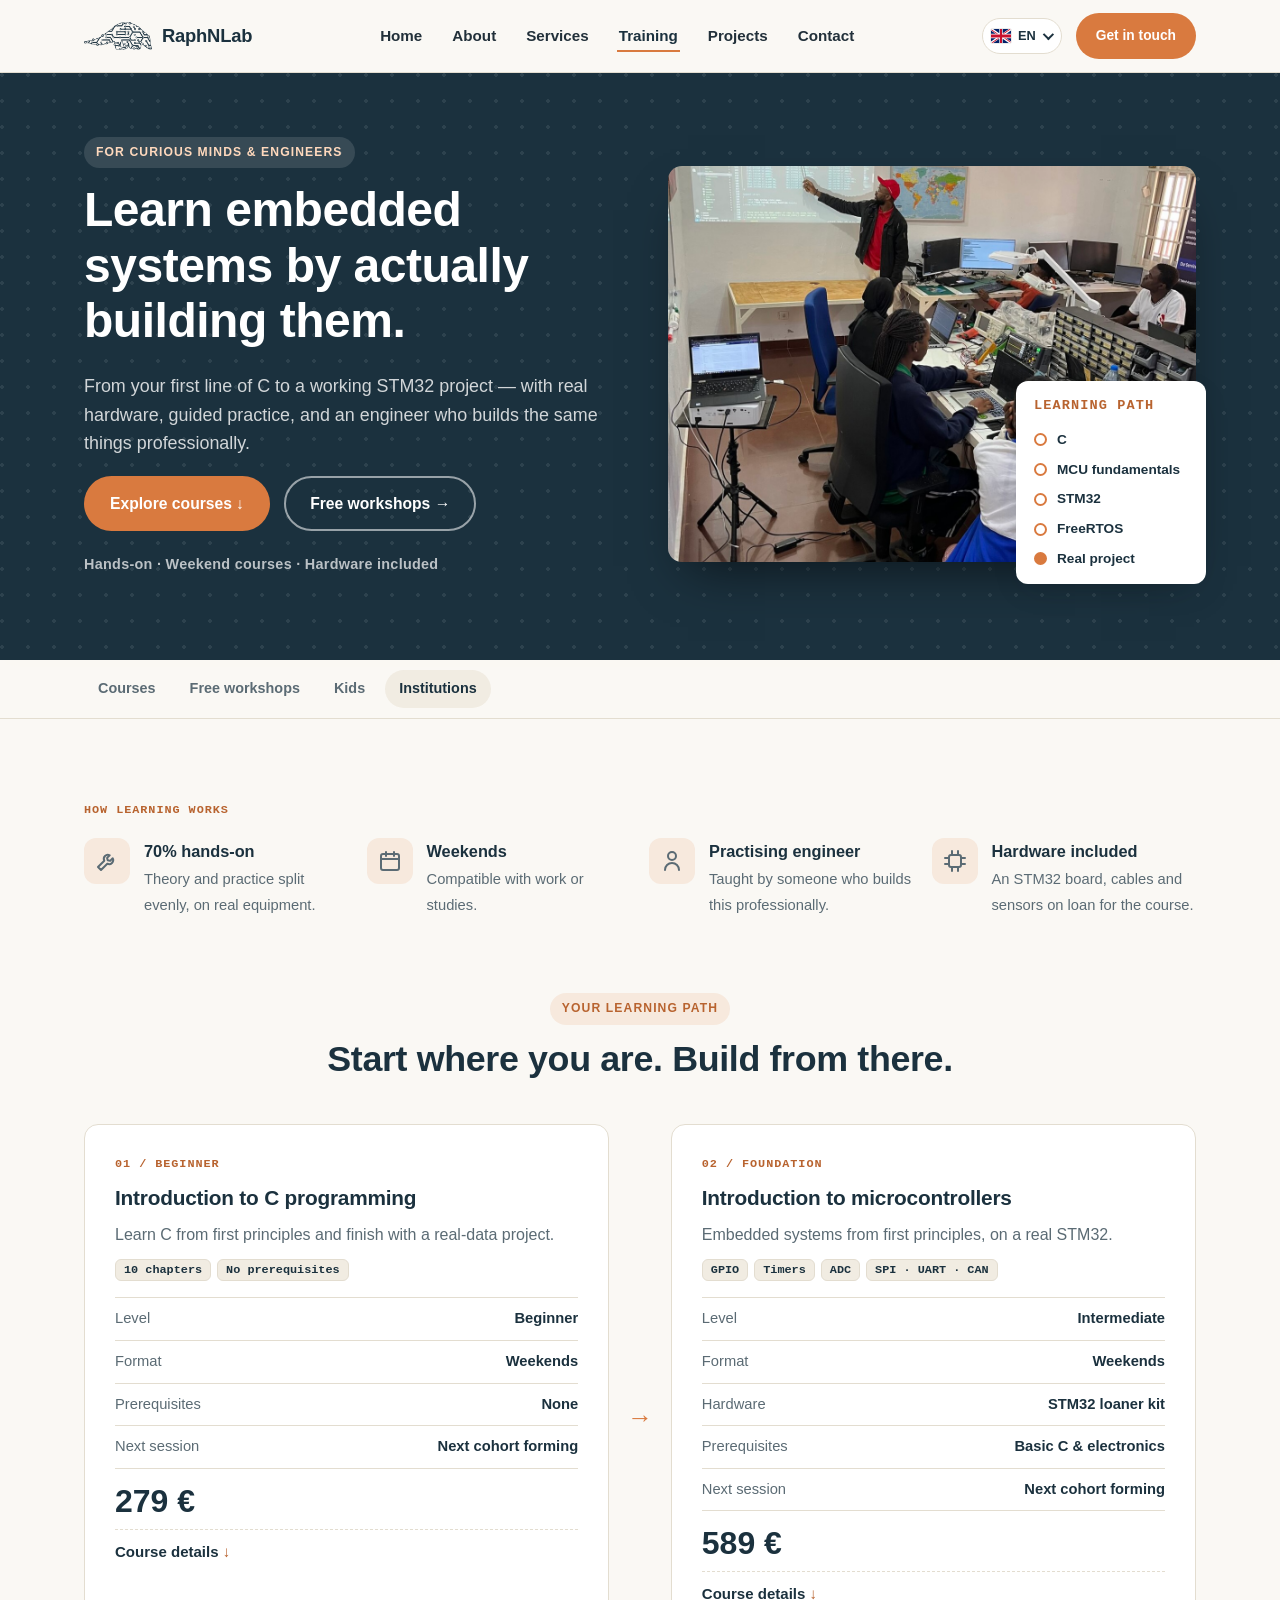
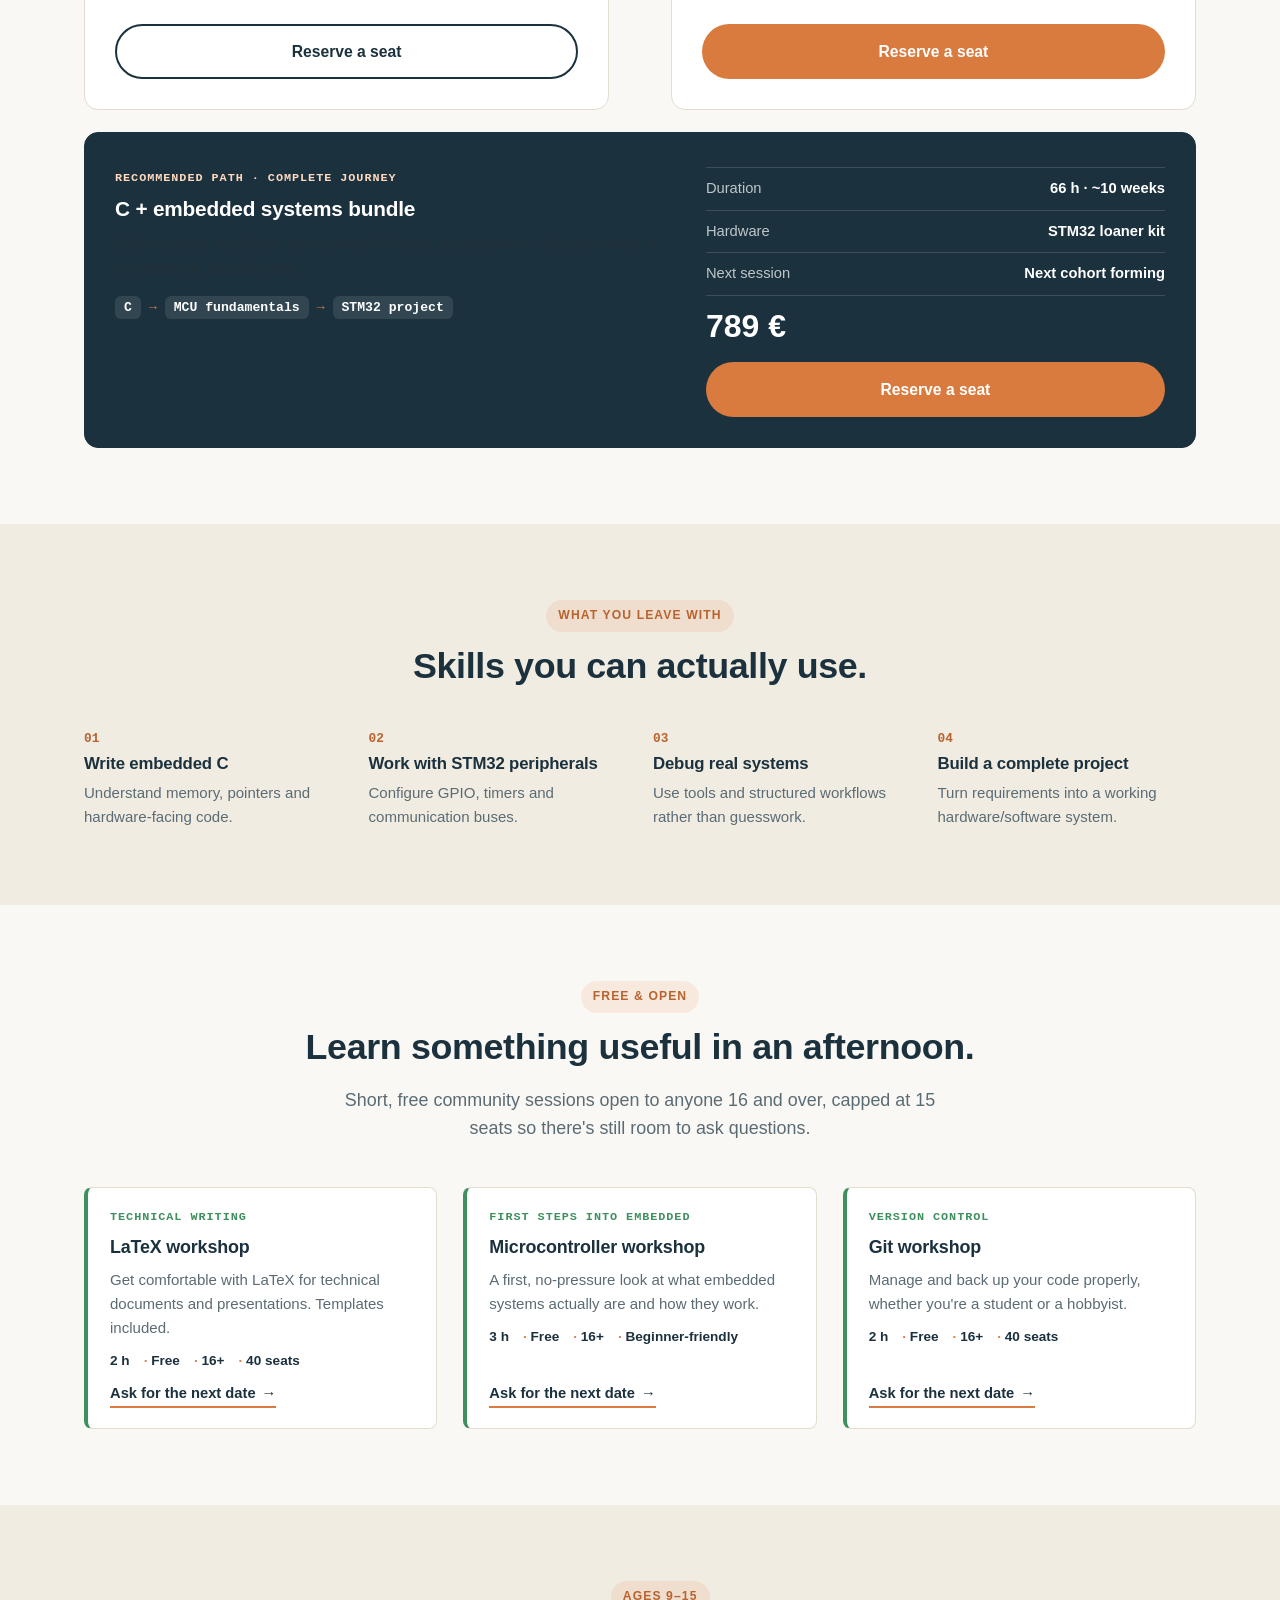
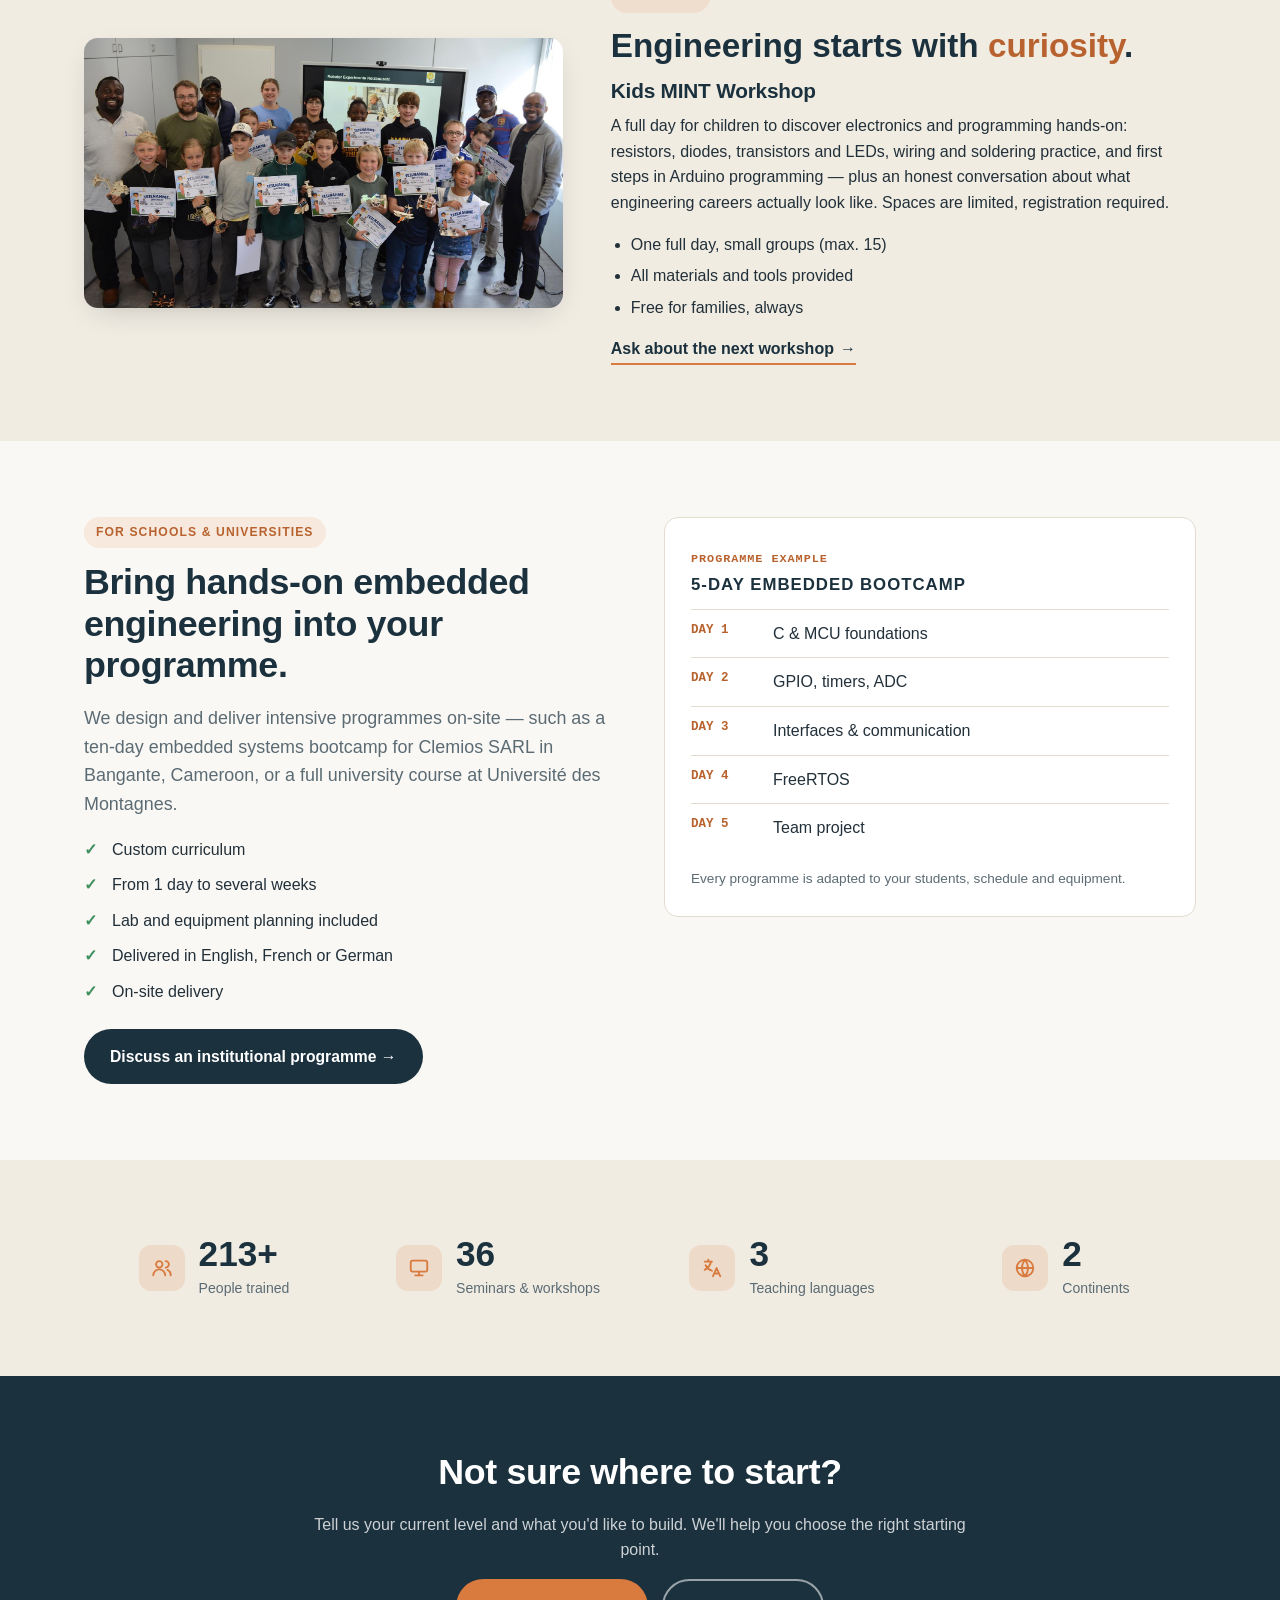
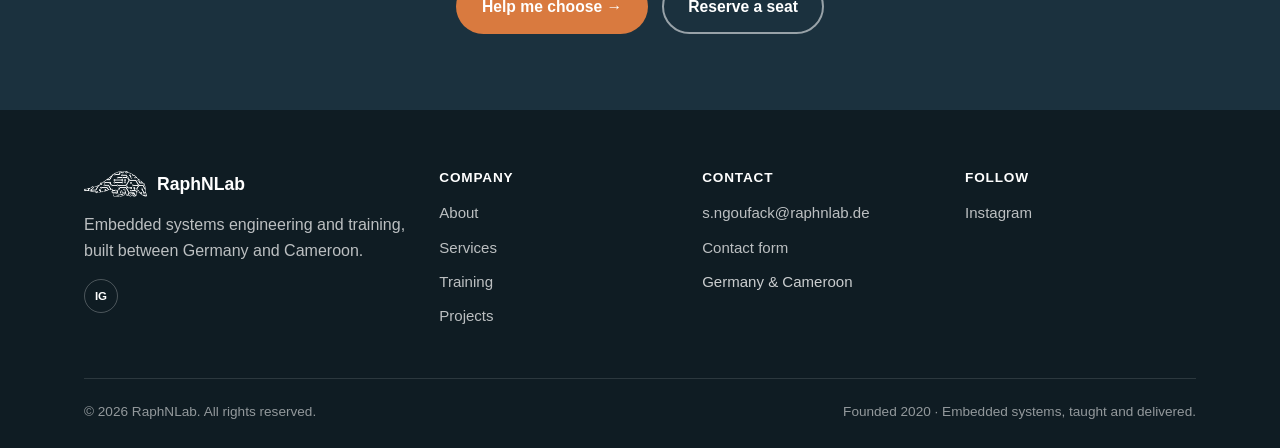
<file: training.html>
<!DOCTYPE html>
<html lang="en">
<head>
<meta charset="UTF-8">
<meta name="viewport" content="width=device-width, initial-scale=1.0">
<title data-i18n="training.title">Training — RaphNLab</title>
<meta name="description" content="Learn embedded systems by building them: C and microcontroller courses, free workshops, kids MINT workshops and university programmes.">
<link rel="icon" type="image/png" href="assets/img/favicon.png">
<link rel="stylesheet" href="assets/css/style.css">
</head>
<body data-page="training">

<header class="site-header">
  <div class="container nav">
    <a href="index.html" class="brand">
      <img src="assets/img/mascot-nav.png" alt="" width="68" height="28">
      <span class="brand-word">RaphNLab</span>
    </a>
    <ul class="nav-links" id="site-menu">
      <li><a href="index.html" data-page="home" data-i18n="common.nav_home">Home</a></li>
      <li><a href="about.html" data-page="about" data-i18n="common.nav_about">About</a></li>
      <li><a href="services.html" data-page="services" data-i18n="common.nav_services">Services</a></li>
      <li><a href="training.html" data-page="training" data-i18n="common.nav_training">Training</a></li>
      <li><a href="realisations.html" data-page="realisations" data-i18n="common.nav_projects">Projects</a></li>
      <li><a href="contact.html" data-page="contact" data-i18n="common.nav_contact">Contact</a></li>
    </ul>
    <div class="nav-right">
      <div class="lang-menu">
        <button type="button" class="lang-current" aria-haspopup="true" aria-expanded="false" aria-label="Language" data-i18n-aria="common.lang_label"><span class="flag flag-en"></span><span class="lang-code">EN</span></button>
        <ul class="lang-options">
          <li><button type="button" data-lang="en" lang="en"><span class="flag flag-en"></span>English</button></li>
          <li><button type="button" data-lang="fr" lang="fr"><span class="flag flag-fr"></span>Français</button></li>
          <li><button type="button" data-lang="de" lang="de"><span class="flag flag-de"></span>Deutsch</button></li>
        </ul>
      </div>
      <a href="contact.html" class="btn btn-primary nav-cta" data-i18n="common.nav_cta">Get in touch</a>
      <button type="button" class="nav-toggle" aria-label="Menu" aria-controls="site-menu" aria-expanded="false" data-i18n-aria="common.menu_label"><span></span><span></span><span></span></button>
    </div>
  </div>
</header>

<section class="hero hero-split">
  <div class="container">
    <div>
      <span class="eyebrow on-dark" data-i18n="training.hero_eyebrow">For curious minds & engineers</span>
      <h1 data-i18n="training.hero_title">Learn embedded systems by actually building them.</h1>
      <p class="lede" data-i18n="training.hero_lede">From your first line of C to a working STM32 project — with real hardware and guided practice.</p>
      <div class="cta-row stack-mobile">
        <a href="#courses" class="btn btn-primary" data-i18n="training.hero_cta_courses">Explore courses ↓</a>
        <a href="#workshops" class="btn btn-outline-light" data-i18n="training.hero_cta_workshops">Free workshops →</a>
      </div>
      <p class="hero-meta" data-i18n="training.hero_meta">Hands-on · Weekend courses · Hardware included</p>
    </div>
    <div class="hero-visual">
      <div class="photo-frame">
        <img src="assets/img/photo-cameroon-training.jpg" alt="Participants building circuits during a RaphNLab workshop">
      </div>
      <ol class="mini-path" aria-label="Learning path">
        <li class="mono-label" style="padding:0;" data-i18n="training.path_label">Learning path</li>
        <li>C</li>
        <li data-i18n="training.path_mcu">MCU fundamentals</li>
        <li>STM32</li>
        <li>FreeRTOS</li>
        <li data-i18n="training.path_project">Real project</li>
      </ol>
    </div>
  </div>
</section>

<nav class="subnav" aria-label="On this page" data-i18n-aria="training.subnav_label">
  <div class="container">
    <ul>
      <li><a href="#courses" data-i18n="training.nav_courses">Courses</a></li>
      <li><a href="#workshops" data-i18n="training.nav_workshops">Free workshops</a></li>
      <li><a href="#kids" data-i18n="training.nav_kids">Kids</a></li>
      <li><a href="#institutions" data-i18n="training.nav_institutions">Institutions</a></li>
    </ul>
  </div>
</nav>

<section style="padding-bottom:0;">
  <div class="container">
    <span class="mono-label" data-i18n="training.how_eyebrow">How learning works</span>
    <div class="benefits" style="margin-top:18px;">
      <div class="benefit">
        <span class="icon"><svg viewBox="0 0 24 24" fill="none" stroke="currentColor" stroke-width="2" stroke-linecap="round" stroke-linejoin="round"><path d="M14.7 6.3a4 4 0 0 0-5.4 5.4L3 18l3 3 6.3-6.3a4 4 0 0 0 5.4-5.4l-2.6 2.6-2.4-.6-.6-2.4Z"/></svg></span>
        <div><strong data-i18n="training.b1_title">70% hands-on</strong><span data-i18n="training.b1_text">Build on real equipment, not slides.</span></div>
      </div>
      <div class="benefit">
        <span class="icon"><svg viewBox="0 0 24 24" fill="none" stroke="currentColor" stroke-width="2" stroke-linecap="round" stroke-linejoin="round"><rect x="3" y="5" width="18" height="16" rx="2"/><path d="M16 3v4M8 3v4M3 10h18"/></svg></span>
        <div><strong data-i18n="training.b2_title">Weekends</strong><span data-i18n="training.b2_text">Fits around work or studies.</span></div>
      </div>
      <div class="benefit">
        <span class="icon"><svg viewBox="0 0 24 24" fill="none" stroke="currentColor" stroke-width="2" stroke-linecap="round" stroke-linejoin="round"><circle cx="12" cy="7" r="4"/><path d="M5 21a7 7 0 0 1 14 0"/></svg></span>
        <div><strong data-i18n="training.b3_title">Practising engineer</strong><span data-i18n="training.b3_text">Taught by someone who builds this professionally.</span></div>
      </div>
      <div class="benefit">
        <span class="icon"><svg viewBox="0 0 24 24" fill="none" stroke="currentColor" stroke-width="2" stroke-linecap="round" stroke-linejoin="round"><rect x="6" y="6" width="12" height="12" rx="2"/><path d="M9 2v3M15 2v3M9 19v3M15 19v3M2 9h3M2 15h3M19 9h3M19 15h3"/></svg></span>
        <div><strong data-i18n="training.b4_title">Hardware included</strong><span data-i18n="training.b4_text">A loaner kit for the length of the course.</span></div>
      </div>
    </div>
  </div>
</section>

<section id="courses">
  <div class="container">
    <div class="section-head center">
      <span class="eyebrow" data-i18n="training.catalog_eyebrow">Your learning path</span>
      <h2 data-i18n="training.catalog_title">Start where you are. Build from there.</h2>
    </div>

    <div class="path-steps carousel-tab">
      <article class="course">
        <span class="mono-label" data-i18n="training.c1_label">01 / Beginner</span>
        <h3 data-i18n="training.c1_title">Introduction to C programming</h3>
        <p data-i18n="training.c1_short">Learn C from first principles and finish with a real-data project.</p>
        <ul class="tags"><li data-i18n="training.c1_tag">10 chapters</li><li data-i18n="training.tag_no_prereq">No prerequisites</li></ul>
        <dl class="course-facts">
          <div><dt data-i18n="training.f_level">Level</dt><dd data-i18n="training.level_beginner">Beginner</dd></div>
          <div><dt data-i18n="training.f_format">Format</dt><dd data-i18n="training.format_weekend">Weekends</dd></div>
          <div><dt data-i18n="training.f_prereq">Prerequisites</dt><dd data-i18n="training.prereq_none">None</dd></div>
          <div><dt data-i18n="training.f_next">Next session</dt><dd data-i18n="training.next_forming">Next cohort forming</dd></div>
        </dl>
        <div class="course-price"><span class="amount">279&nbsp;€</span></div>
        <details>
          <summary data-i18n="training.details">Course details</summary>
          <p data-i18n="training.c1_text">From variables to dynamic memory and file handling.</p>
          <ul class="caps">
            <li data-i18n="training.c1_li1">10 chapters, 2 practical exercises each</li>
            <li data-i18n="training.c1_li2">No prior programming experience required</li>
            <li data-i18n="training.c1_li3">Final project with real data</li>
          </ul>
        </details>
        <div class="actions">
          <a href="contact.html?topic=training&amp;course=c1" class="btn btn-outline btn-block" data-reserve="c1" data-i18n="training.reserve_button">Reserve a seat</a>
        </div>
      </article>

      <span class="path-arrow" aria-hidden="true">→</span>

      <article class="course">
        <span class="mono-label" data-i18n="training.c2_label">02 / Foundation</span>
        <h3 data-i18n="training.c2_title">Introduction to microcontrollers</h3>
        <p data-i18n="training.c2_short">Embedded systems from first principles, on a real STM32.</p>
        <ul class="tags"><li>GPIO</li><li>Timers</li><li>ADC</li><li>SPI · UART · CAN</li></ul>
        <dl class="course-facts">
          <div><dt data-i18n="training.f_level">Level</dt><dd data-i18n="training.level_intermediate">Intermediate</dd></div>
          <div><dt data-i18n="training.f_format">Format</dt><dd data-i18n="training.format_weekend">Weekends</dd></div>
          <div><dt data-i18n="training.f_hardware">Hardware</dt><dd data-i18n="training.hw_kit">STM32 loaner kit</dd></div>
          <div><dt data-i18n="training.f_prereq">Prerequisites</dt><dd data-i18n="training.prereq_c">Basic C & electronics</dd></div>
          <div><dt data-i18n="training.f_next">Next session</dt><dd data-i18n="training.next_forming">Next cohort forming</dd></div>
        </dl>
        <div class="course-price"><span class="amount">589&nbsp;€</span></div>
        <details>
          <summary data-i18n="training.details">Course details</summary>
          <p data-i18n="training.c2_text">Embedded systems from first principles.</p>
          <ul class="caps">
            <li data-i18n="training.c2_li1">5 modules, 2 practical exercises each</li>
            <li data-i18n="training.c2_li2">GPIO, timers, ADC/DAC, I2C, SPI, UART, CAN</li>
            <li data-i18n="training.c2_li3">Final project: build a home security device</li>
          </ul>
        </details>
        <div class="actions">
          <a href="contact.html?topic=training&amp;course=c2" class="btn btn-primary btn-block" data-reserve="c2" data-i18n="training.reserve_button">Reserve a seat</a>
        </div>
      </article>
    </div>
    <div class="carousel-nav"></div>

    <div class="recommended-wrap">
      <article class="course recommended">
        <div>
          <span class="mono-label" data-i18n="training.c3_label">Recommended path · complete journey</span>
          <h3 style="margin:8px 0 10px;" data-i18n="training.c3_title">C + embedded systems bundle</h3>
          <p style="margin:0 0 14px;" data-i18n="training.c3_text">Both courses combined into a single programme.</p>
          <p class="route"><span>C</span><i>→</i><span data-i18n="training.path_mcu">MCU fundamentals</span><i>→</i><span data-i18n="training.route_project">STM32 project</span></p>
        </div>
        <div>
          <dl class="course-facts">
            <div><dt data-i18n="training.f_duration">Duration</dt><dd data-i18n="training.c3_duration">66 h · ~10 weeks</dd></div>
            <div><dt data-i18n="training.f_hardware">Hardware</dt><dd data-i18n="training.hw_kit">STM32 loaner kit</dd></div>
            <div><dt data-i18n="training.f_next">Next session</dt><dd data-i18n="training.next_forming">Next cohort forming</dd></div>
          </dl>
          <div class="course-price" style="margin:14px 0;"><span class="amount">789&nbsp;€</span></div>
          <div class="actions">
            <a href="contact.html?topic=training&amp;course=c3" class="btn btn-primary btn-block" data-reserve="c3" data-i18n="training.reserve_button">Reserve a seat</a>
          </div>
        </div>
      </article>
    </div>
  </div>
</section>

<section class="section-alt" id="outcomes">
  <div class="container">
    <div class="section-head center">
      <span class="eyebrow" data-i18n="training.outcomes_eyebrow">What you leave with</span>
      <h2 data-i18n="training.outcomes_title">Skills you can actually use.</h2>
    </div>
    <div class="grid grid-4">
      <div class="outcome"><span class="n">01</span><h3 data-i18n="training.o1_title">Write embedded C</h3><p data-i18n="training.o1_text">Understand memory, pointers and hardware-facing code.</p></div>
      <div class="outcome"><span class="n">02</span><h3 data-i18n="training.o2_title">Work with STM32 peripherals</h3><p data-i18n="training.o2_text">Configure GPIO, timers and communication buses.</p></div>
      <div class="outcome"><span class="n">03</span><h3 data-i18n="training.o3_title">Debug real systems</h3><p data-i18n="training.o3_text">Use tools and structured workflows rather than guesswork.</p></div>
      <div class="outcome"><span class="n">04</span><h3 data-i18n="training.o4_title">Build a complete project</h3><p data-i18n="training.o4_text">Turn requirements into a working hardware/software system.</p></div>
    </div>
  </div>
</section>

<section id="workshops">
  <div class="container">
    <div class="section-head center">
      <span class="eyebrow" data-i18n="training.seminars_eyebrow">Free & open</span>
      <h2 data-i18n="training.seminars_title">Learn something useful in an afternoon.</h2>
      <p class="lede" data-i18n="training.seminars_text">Short, free sessions open to anyone 16 and over, capped at 15 seats.</p>
    </div>
    <div class="grid grid-3 carousel-tab small-items">
      <article class="event">
        <span class="mono-label" data-i18n="training.sem1_label">Technical writing</span>
        <h3 data-i18n="training.sem1_title">LaTeX workshop</h3>
        <p data-i18n="training.sem1_text">Get comfortable with LaTeX for technical documents.</p>
        <ul class="event-facts"><li data-i18n="training.h2">2 h</li><li data-i18n="training.free">Free</li><li>16+</li><li data-i18n="training.seats40">40 seats</li></ul>
        <a href="contact.html?topic=training" class="link-arrow" data-i18n="training.join_workshop">Ask for the next date</a>
      </article>
      <article class="event">
        <span class="mono-label" data-i18n="training.sem2_label">First steps into embedded</span>
        <h3 data-i18n="training.sem2_title">Microcontroller workshop</h3>
        <p data-i18n="training.sem2_text">A first look at what embedded systems actually are.</p>
        <ul class="event-facts"><li data-i18n="training.h3">3 h</li><li data-i18n="training.free">Free</li><li>16+</li><li data-i18n="training.beginner_friendly">Beginner-friendly</li></ul>
        <a href="contact.html?topic=training" class="link-arrow" data-i18n="training.join_workshop">Ask for the next date</a>
      </article>
      <article class="event">
        <span class="mono-label" data-i18n="training.sem3_label">Version control</span>
        <h3 data-i18n="training.sem3_title">Git workshop</h3>
        <p data-i18n="training.sem3_text">Manage and back up your code properly.</p>
        <ul class="event-facts"><li data-i18n="training.h2">2 h</li><li data-i18n="training.free">Free</li><li>16+</li><li data-i18n="training.seats40">40 seats</li></ul>
        <a href="contact.html?topic=training" class="link-arrow" data-i18n="training.join_workshop">Ask for the next date</a>
      </article>
    </div>
    <div class="carousel-nav"></div>
  </div>
</section>

<section class="section-alt" id="kids">
  <div class="container kids-layout">
    <div class="photo-frame ratio-5-4">
      <img src="assets/img/Workshop.jpeg" alt="Kids MINT Workshop group photo with certificates" loading="lazy">
    </div>
    <div>
      <span class="eyebrow" data-i18n="training.kids_eyebrow">Ages 9–15</span>
      <p class="slogan" data-i18n="training.kids_slogan" data-i18n-html>Engineering starts with <em>curiosity</em>.</p>
      <h2 style="font-size:1.3rem;" data-i18n="training.kids_title">Kids MINT Workshop</h2>
      <p data-i18n="training.kids_text">A full day for children to discover electronics and programming hands-on.</p>
      <ul>
        <li data-i18n="training.kids_li1">One full day, small groups (max. 15)</li>
        <li data-i18n="training.kids_li2">All materials and tools provided</li>
        <li data-i18n="training.kids_li3">Free for families, always</li>
      </ul>
      <a href="contact.html?topic=training" class="link-arrow" data-i18n="training.kids_link">Ask about the next workshop</a>
    </div>
  </div>
</section>

<section id="institutions">
  <div class="container split top">
    <div>
      <span class="eyebrow" data-i18n="training.institutional_eyebrow">For schools & universities</span>
      <h2 data-i18n="training.institutional_title">Bring hands-on embedded engineering into your programme.</h2>
      <p class="lede" data-i18n="training.institutional_text">For partner institutions, we design and deliver intensive programmes on-site.</p>
      <ul class="check-list">
        <li data-i18n="training.inst_li1">Custom curriculum</li>
        <li data-i18n="training.inst_li2">From 1 day to several weeks</li>
        <li data-i18n="training.inst_li3">Lab and equipment planning</li>
        <li data-i18n="training.inst_li4">Delivered in English, French or German</li>
        <li data-i18n="training.inst_li5">On-site delivery</li>
      </ul>
      <a href="contact.html?topic=partnership" class="btn btn-dark" data-i18n="training.inst_cta">Discuss an institutional programme →</a>
    </div>
    <div class="programme">
      <span class="mono-label" data-i18n="training.prog_label">Programme example</span>
      <h3 style="margin-top:6px;" data-i18n="training.prog_title">5-day embedded bootcamp</h3>
      <ol>
        <li><span data-i18n="training.day1">Day 1</span><span data-i18n="training.prog_d1">C & MCU foundations</span></li>
        <li><span data-i18n="training.day2">Day 2</span><span data-i18n="training.prog_d2">GPIO, timers, ADC</span></li>
        <li><span data-i18n="training.day3">Day 3</span><span data-i18n="training.prog_d3">Interfaces & communication</span></li>
        <li><span data-i18n="training.day4">Day 4</span><span>FreeRTOS</span></li>
        <li><span data-i18n="training.day5">Day 5</span><span data-i18n="training.prog_d5">Team project</span></li>
      </ol>
      <p class="note" style="margin-bottom:0;" data-i18n="training.prog_note">Every programme is adapted to your students, schedule and equipment.</p>
    </div>
  </div>
</section>

<section class="section-alt">
  <div class="container">
    <div class="stat-strip on-light">
      <div class="stat"><span class="stat-icon"><svg viewBox="0 0 24 24" fill="none" stroke="currentColor" stroke-width="2" stroke-linecap="round" stroke-linejoin="round"><circle cx="9" cy="8" r="3.5"/><path d="M2.5 20a6.5 6.5 0 0 1 13 0"/><path d="M16 4.5a3.5 3.5 0 0 1 0 7M18 14a6.5 6.5 0 0 1 3.5 6"/></svg></span><div><span class="num">213+</span><span class="label" data-i18n="home.stat_students_label">People trained</span></div></div>
      <div class="stat"><span class="stat-icon"><svg viewBox="0 0 24 24" fill="none" stroke="currentColor" stroke-width="2" stroke-linecap="round" stroke-linejoin="round"><rect x="3" y="4" width="18" height="12" rx="2"/><path d="M12 16v4M8 20h8"/></svg></span><div><span class="num">36</span><span class="label" data-i18n="home.stat_seminars_label">Seminars & workshops</span></div></div>
      <div class="stat"><span class="stat-icon"><svg viewBox="0 0 24 24" fill="none" stroke="currentColor" stroke-width="2" stroke-linecap="round" stroke-linejoin="round"><path d="M4 5h8M8 3v2M5 9c1.5 3 4 5 7 6M11 5c-1 4-3 7-7 9"/><path d="m13 21 4-9 4 9M14.5 18h5"/></svg></span><div><span class="num">3</span><span class="label" data-i18n="training.stat_languages">Teaching languages</span></div></div>
      <div class="stat"><span class="stat-icon"><svg viewBox="0 0 24 24" fill="none" stroke="currentColor" stroke-width="2" stroke-linecap="round" stroke-linejoin="round"><circle cx="12" cy="12" r="9"/><path d="M3 12h18M12 3a14 14 0 0 1 0 18 14 14 0 0 1 0-18Z"/></svg></span><div><span class="num">2</span><span class="label" data-i18n="training.stat_continents">Continents</span></div></div>
    </div>
  </div>
</section>

<section class="section-ink text-center">
  <div class="container max-w center">
    <h2 data-i18n="training.cta_title">Not sure where to start?</h2>
    <p data-i18n="training.cta_text">Tell us your current level and what you'd like to build. We'll help you choose the right starting point.</p>
    <div class="cta-row stack-mobile" style="justify-content:center;">
      <a href="contact.html?topic=training" class="btn btn-primary" data-i18n="training.cta_help">Help me choose →</a>
      <a href="#courses" class="btn btn-outline-light" data-i18n="training.reserve_button">Reserve a seat</a>
    </div>
  </div>
</section>

<dialog class="drawer" id="reserve" aria-labelledby="reserve-title">
  <form id="reserve-form" class="drawer-inner form-grid" data-endpoint="">
    <div class="drawer-head">
      <div>
        <span class="mono-label" data-i18n="training.reserve_eyebrow">Reserve your seat</span>
        <h2 id="reserve-title" data-i18n="training.reserve_title">Request a reservation</h2>
      </div>
      <button type="button" class="drawer-close" data-close aria-label="Close" data-i18n-aria="common.close">&times;</button>
    </div>
    <div>
      <label for="rs-course" data-i18n="training.rs_course">Course</label>
      <select id="rs-course" name="course">
        <option value="c1" data-i18n="training.c1_title">Introduction to C programming</option>
        <option value="c2" data-i18n="training.c2_title">Introduction to microcontrollers</option>
        <option value="c3" data-i18n="training.c3_title">C + embedded systems bundle</option>
      </select>
    </div>
    <div>
      <label for="rs-session" data-i18n="training.rs_session">Preferred session</label>
      <select id="rs-session" name="session">
        <option data-i18n="training.rs_session_next">Next available cohort</option>
        <option data-i18n="training.rs_session_notify">Just notify me when dates are set</option>
      </select>
    </div>
    <div class="form-row-2">
      <div>
        <label for="rs-name" data-i18n="contact.form_name">Name</label>
        <input type="text" id="rs-name" name="name" autocomplete="name" required>
      </div>
      <div>
        <label for="rs-email" data-i18n="contact.form_email">Email</label>
        <input type="email" id="rs-email" name="email" autocomplete="email" required>
      </div>
    </div>
    <div>
      <label for="rs-level" data-i18n="training.rs_level">Experience</label>
      <select id="rs-level" name="experience">
        <option data-i18n="training.rs_level_1">Beginner — no programming yet</option>
        <option data-i18n="training.rs_level_2">Some C or programming experience</option>
        <option data-i18n="training.rs_level_3">Working engineer</option>
      </select>
    </div>
    <div>
      <label for="rs-notes"><span data-i18n="training.rs_notes">Anything we should know?</span> <span class="optional" data-i18n="contact.optional">(optional)</span></label>
      <textarea id="rs-notes" name="notes" style="min-height:90px;"></textarea>
    </div>
    <button type="submit" class="btn btn-primary btn-block" data-i18n="training.rs_submit">Request reservation</button>
    <p class="form-note" data-i18n="training.rs_note">This is a request, not a payment. We'll confirm dates and availability by email.</p>
    <p class="form-status" role="status" aria-live="polite"></p>
  </form>
</dialog>

<footer class="site-footer">
  <div class="container">
    <div class="footer-grid">
      <div>
        <div class="footer-brand">
          <img src="assets/img/mascot-nav.png" alt="" width="63" height="26">
          <span>RaphNLab</span>
        </div>
        <p data-i18n="common.footer_tagline">Embedded systems engineering and training, built between Germany and Cameroon.</p>
        <div class="social-row">
          <a href="https://www.instagram.com/raphnlab_/" target="_blank" rel="noopener" aria-label="Instagram"><span style="font-size:0.72rem;font-weight:800;">IG</span></a>
        </div>
      </div>
      <div>
        <h4 data-i18n="common.footer_company">Company</h4>
        <ul>
          <li><a href="about.html" data-i18n="common.nav_about">About</a></li>
          <li><a href="services.html" data-i18n="common.nav_services">Services</a></li>
          <li><a href="training.html" data-i18n="common.nav_training">Training</a></li>
          <li><a href="realisations.html" data-i18n="common.nav_projects">Projects</a></li>
        </ul>
      </div>
      <div>
        <h4 data-i18n="common.footer_contact">Contact</h4>
        <ul>
          <li><a href="mailto:s.ngoufack@raphnlab.de">s.ngoufack@raphnlab.de</a></li>
          <li><a href="contact.html" data-i18n="common.footer_form">Contact form</a></li>
          <li data-i18n="common.footer_location_value">Germany &amp; Cameroon</li>
        </ul>
      </div>
      <div>
        <h4 data-i18n="common.footer_follow">Follow</h4>
        <ul>
          <li><a href="https://www.instagram.com/raphnlab_/" target="_blank" rel="noopener">Instagram</a></li>
        </ul>
      </div>
    </div>
    <div class="footer-bottom">
      <div>&copy; <span data-year></span> <span data-i18n="common.footer_rights">RaphNLab. All rights reserved.</span></div>
      <div data-i18n="common.footer_credit">Founded 2020 · Embedded systems, taught and delivered.</div>
    </div>
  </div>
</footer>

<script src="assets/i18n/translations.js"></script>
<script src="assets/js/i18n.js"></script>
<script src="assets/js/main.js"></script>
</body>
</html>
</file>
<file: assets/css/style.css>
/* ==========================================================================
   RaphNLab — design tokens
   Brand ink colour (#1b313e) measured from the official logo file.
   Warm terracotta accent chosen to echo the Cameroon/Germany "bridge" story
   without turning the site into a flag-colour cliché.
   ========================================================================== */
:root {
  --ink: #1b313e;
  --ink-2: #24404f;
  --ink-3: #0f1c23;
  --paper: #faf8f4;
  --paper-alt: #f1ece2;
  --cream: #f7efe4;
  --white: #ffffff;
  --text: #22303a;
  --text-muted: #5b6b74;
  --border: #e3ddd0;
  --accent: #d97a3f;
  --accent-dark: #b8632f;
  --accent-soft: rgba(217, 122, 63, 0.12);
  --accent-2: #2f8fd1;
  --ok: #3f8f5f;

  --font-sans: -apple-system, BlinkMacSystemFont, "Segoe UI", Roboto, "Helvetica Neue", Arial, sans-serif;
  --font-mono: ui-monospace, SFMono-Regular, Menlo, Consolas, "Liberation Mono", monospace;

  --container: 1160px;
  --radius: 14px;
  --radius-sm: 8px;
  --shadow: 0 10px 30px -12px rgba(15, 28, 35, 0.25);
  --shadow-sm: 0 4px 14px -6px rgba(15, 28, 35, 0.18);

  --header-h: 72px;
  --section-y: 76px;
  --card-pad: 30px;
}
@media (max-width: 1023px) { :root { --section-y: 58px; --card-pad: 26px; } }
@media (max-width: 640px)  { :root { --section-y: 44px; --card-pad: 20px; --header-h: 64px; } }

* { box-sizing: border-box; }
html { scroll-behavior: smooth; scroll-padding-top: calc(var(--header-h) + 16px); }
@media (prefers-reduced-motion: reduce) { html { scroll-behavior: auto; } }

body {
  margin: 0;
  font-family: var(--font-sans);
  background: var(--paper);
  color: var(--text);
  line-height: 1.6;
  -webkit-font-smoothing: antialiased;
}

img { max-width: 100%; display: block; }
a { color: inherit; }

.container {
  width: 100%;
  max-width: var(--container);
  margin: 0 auto;
  padding: 0 24px;
}
@media (max-width: 640px) { .container { padding: 0 16px; } }

h1, h2, h3, h4 {
  font-family: var(--font-sans);
  color: var(--ink);
  line-height: 1.15;
  letter-spacing: -0.01em;
  margin: 0 0 0.5em;
}
h1 { font-size: clamp(1.9rem, 4.2vw, 3.2rem); font-weight: 800; }
h2 { font-size: clamp(1.5rem, 2.8vw, 2.3rem); font-weight: 800; }
h3 { font-size: 1.22rem; font-weight: 700; }
p { margin: 0 0 1em; color: var(--text); }
.lede { font-size: 1.12rem; color: var(--text-muted); max-width: 62ch; }
@media (max-width: 640px) { .lede { font-size: 1.02rem; } }

.eyebrow {
  display: inline-block;
  font-size: 0.76rem;
  font-weight: 700;
  letter-spacing: 0.09em;
  text-transform: uppercase;
  color: var(--accent-dark);
  background: var(--accent-soft);
  padding: 6px 12px;
  border-radius: 999px;
  margin-bottom: 14px;
}
.eyebrow.on-dark { color: #ffd9bd; background: rgba(255, 255, 255, 0.12); }

.mono-label {
  font-family: var(--font-mono);
  font-size: 0.74rem;
  font-weight: 700;
  letter-spacing: 0.08em;
  text-transform: uppercase;
  color: var(--accent-dark);
}

/* ==========================================================================
   Buttons & links
   ========================================================================== */
.btn {
  display: inline-flex;
  align-items: center;
  justify-content: center;
  gap: 8px;
  font-family: var(--font-sans);
  font-size: 0.98rem;
  font-weight: 700;
  padding: 13px 24px;
  min-height: 48px;
  border-radius: 999px;
  border: 2px solid transparent;
  cursor: pointer;
  text-decoration: none;
  transition: transform 0.15s ease, box-shadow 0.15s ease, background 0.15s ease, color 0.15s ease;
  white-space: nowrap;
}
.btn-primary { background: var(--accent); color: #fff; }
.btn-primary:hover { background: var(--accent-dark); transform: translateY(-1px); box-shadow: var(--shadow-sm); }
.btn-dark { background: var(--ink); color: #fff; }
.btn-dark:hover { background: var(--ink-2); transform: translateY(-1px); }
.btn-outline { background: transparent; color: var(--ink); border-color: var(--ink); }
.btn-outline:hover { background: var(--ink); color: #fff; }
.btn-outline-light { background: transparent; color: #fff; border-color: rgba(255,255,255,0.55); }
.btn-outline-light:hover { background: rgba(255,255,255,0.12); border-color: #fff; }
.btn-block { width: 100%; }
.btn-sm { padding: 9px 18px; min-height: 40px; font-size: 0.88rem; }
.cta-row { display: flex; gap: 14px; flex-wrap: wrap; }
@media (max-width: 640px) {
  .cta-row.stack-mobile { flex-direction: column; }
  .cta-row.stack-mobile .btn { width: 100%; }
}

/* Self-explanatory text link with arrow: "Explore training →" */
.link-arrow {
  display: inline-flex;
  align-items: center;
  gap: 6px;
  font-weight: 700;
  color: var(--ink);
  text-decoration: none;
  border-bottom: 2px solid var(--accent);
  padding-bottom: 1px;
}
.link-arrow::after { content: "→"; transition: transform 0.15s ease; }
.link-arrow:hover::after { transform: translateX(3px); }
.link-arrow.on-dark { color: #fff; }

/* ==========================================================================
   Header / nav
   ========================================================================== */
.site-header {
  position: sticky;
  top: 0;
  z-index: 100;
  background: rgba(250, 248, 244, 0.94);
  backdrop-filter: saturate(180%) blur(10px);
  border-bottom: 1px solid var(--border);
}
.nav {
  display: flex;
  align-items: center;
  gap: 20px;
  height: var(--header-h);
}
.brand { display: flex; align-items: center; gap: 10px; text-decoration: none; flex-shrink: 0; }
.brand img { height: 28px; width: auto; }
.brand-word { font-weight: 800; font-size: 1.15rem; color: var(--ink); letter-spacing: -0.01em; white-space: nowrap; }

.nav-links {
  display: flex;
  align-items: center;
  gap: 26px;
  list-style: none;
  margin: 0 auto;
  padding: 0;
}
.nav-links a {
  text-decoration: none;
  color: var(--text);
  font-weight: 600;
  font-size: 0.95rem;
  padding: 6px 2px;
  border-bottom: 2px solid transparent;
  white-space: nowrap;
  transition: border-color 0.15s ease, color 0.15s ease;
}
.nav-links a:hover,
.nav-links a.active { color: var(--ink); border-bottom-color: var(--accent); }

.nav-right { display: flex; align-items: center; gap: 14px; flex-shrink: 0; }
.nav-cta { padding: 10px 18px; min-height: 40px; font-size: 0.86rem; }

/* Language dropdown */
.lang-menu { position: relative; }
.lang-current {
  display: inline-flex;
  align-items: center;
  gap: 7px;
  border: 1px solid var(--border);
  background: #fff;
  border-radius: 999px;
  padding: 6px 10px 6px 8px;
  font: 700 0.8rem var(--font-sans);
  color: var(--ink);
  cursor: pointer;
  min-height: 36px;
}
.lang-current::after {
  content: "";
  width: 6px; height: 6px;
  border-right: 2px solid currentColor;
  border-bottom: 2px solid currentColor;
  transform: rotate(45deg) translateY(-2px);
  transition: transform 0.15s ease;
}
.lang-menu.open .lang-current::after { transform: rotate(-135deg) translateY(-1px); }
.flag { width: 20px; height: 14px; border-radius: 2px; flex-shrink: 0; box-shadow: 0 0 0 1px rgba(0,0,0,0.08); background: center / cover no-repeat; }
.flag-en { background-image: url("data:image/svg+xml,%3Csvg xmlns='http://www.w3.org/2000/svg' viewBox='0 0 60 30' preserveAspectRatio='none'%3E%3CclipPath id='t'%3E%3Cpath d='M30 15h30v15zv15H0zH0V0zV0h30z'/%3E%3C/clipPath%3E%3Cpath d='M0 0v30h60V0z' fill='%23012169'/%3E%3Cpath d='M0 0l60 30m0-30L0 30' stroke='%23fff' stroke-width='6'/%3E%3Cpath d='M0 0l60 30m0-30L0 30' clip-path='url(%23t)' stroke='%23C8102E' stroke-width='4'/%3E%3Cpath d='M30 0v30M0 15h60' stroke='%23fff' stroke-width='10'/%3E%3Cpath d='M30 0v30M0 15h60' stroke='%23C8102E' stroke-width='6'/%3E%3C/svg%3E"); }
.flag-fr { background-image: linear-gradient(90deg, #002395 33.3%, #fff 33.3% 66.6%, #ed2939 66.6%); }
.flag-de { background-image: linear-gradient(180deg, #000 33.3%, #dd0000 33.3% 66.6%, #ffce00 66.6%); }
.lang-options {
  position: absolute;
  right: 0;
  top: calc(100% + 8px);
  min-width: 150px;
  list-style: none;
  margin: 0;
  padding: 6px;
  background: #fff;
  border: 1px solid var(--border);
  border-radius: 12px;
  box-shadow: var(--shadow);
  opacity: 0;
  visibility: hidden;
  transform: translateY(-4px);
  transition: opacity 0.15s ease, transform 0.15s ease, visibility 0.15s;
}
.lang-menu.open .lang-options { opacity: 1; visibility: visible; transform: none; }
.lang-options button {
  display: flex;
  align-items: center;
  gap: 10px;
  width: 100%;
  border: none;
  background: none;
  padding: 9px 10px;
  border-radius: 8px;
  font: 600 0.9rem var(--font-sans);
  color: var(--text);
  cursor: pointer;
  text-align: left;
}
.lang-options button:hover { background: var(--paper-alt); }
.lang-options button[aria-current="true"] { color: var(--ink); font-weight: 800; }
.lang-options button[aria-current="true"]::after { content: "✓"; margin-left: auto; color: var(--accent-dark); }

/* Burger: sits at the far right, morphs into an X when the menu is open */
.nav-toggle {
  display: none;
  position: relative;
  width: 40px; height: 40px;
  background: none;
  border: none;
  cursor: pointer;
  padding: 0;
  flex-shrink: 0;
}
.nav-toggle span {
  position: absolute;
  left: 9px;
  width: 22px; height: 2px;
  background: var(--ink);
  border-radius: 2px;
  transition: transform 0.22s ease, opacity 0.18s ease, top 0.22s ease;
}
.nav-toggle span:nth-child(1) { top: 13px; }
.nav-toggle span:nth-child(2) { top: 19px; }
.nav-toggle span:nth-child(3) { top: 25px; }
.nav-toggle[aria-expanded="true"] span:nth-child(1) { top: 19px; transform: rotate(45deg); }
.nav-toggle[aria-expanded="true"] span:nth-child(2) { opacity: 0; }
.nav-toggle[aria-expanded="true"] span:nth-child(3) { top: 19px; transform: rotate(-45deg); }

@media (max-width: 1180px) { .nav-links { gap: 20px; } }
@media (max-width: 1100px) { .nav-cta { display: none; } }
@media (max-width: 1023px) {
  .nav { gap: 12px; }
  .nav-right { margin-left: auto; gap: 8px; }
  .nav-toggle { display: block; }
  .nav-links {
    position: absolute;
    top: var(--header-h);
    left: 0;
    right: 0;
    margin: 0;
    background: var(--paper);
    border-bottom: 1px solid var(--border);
    box-shadow: 0 18px 30px -20px rgba(15,28,35,0.35);
    flex-direction: column;
    align-items: stretch;
    gap: 0;
    padding: 8px 24px 18px;
    opacity: 0;
    visibility: hidden;
    transform: translateY(-8px);
    transition: opacity 0.2s ease, transform 0.2s ease, visibility 0.2s;
  }
  .nav-links.open { opacity: 1; visibility: visible; transform: none; }
  .nav-links a { display: block; padding: 13px 0; border-bottom: 1px solid var(--border); font-size: 1.02rem; }
  .nav-links li:last-child a { border-bottom: none; }
  .nav-links a.active { color: var(--accent-dark); border-bottom-color: var(--border); }
}
@media (max-width: 640px) {
  .brand img { height: 24px; }
  .brand-word { font-size: 1.04rem; }
  .lang-current .lang-code { display: none; }
  .nav-links { padding: 4px 16px 14px; }
}

/* ==========================================================================
   Hero
   ========================================================================== */
.hero {
  position: relative;
  background: var(--ink);
  color: #fff;
  overflow: hidden;
  padding: 84px 0 92px;
}
.hero::before {
  content: "";
  position: absolute;
  inset: 0;
  background-image: radial-gradient(circle at 2px 2px, rgba(255,255,255,0.16) 1.6px, transparent 1.6px);
  background-size: 26px 26px;
  opacity: 0.5;
  pointer-events: none;
}
.hero .container { position: relative; display: grid; grid-template-columns: 1.15fr 0.85fr; gap: 48px; align-items: center; }
.hero .container > * { min-width: 0; }
.hero h1 { color: #fff; overflow-wrap: break-word; }
.hero .lede { color: rgba(255,255,255,0.8); }
.hero-art { justify-self: end; opacity: 0.95; }
.hero-art img { width: 100%; max-width: 380px; filter: drop-shadow(0 20px 40px rgba(0,0,0,0.35)); }

/* Compact, single-column hero for inner pages (About) */
.hero.small { padding: 52px 0 56px; }
.hero.small .container { grid-template-columns: 1fr; gap: 0; }
.hero .container > .eyebrow { justify-self: start; }
.hero.small h1 { font-size: clamp(1.8rem, 3.4vw, 2.6rem); max-width: 28ch; }
.hero.small .lede { max-width: 70ch; margin-bottom: 0; }

/* 50/50 hero with a visual on the right (Services, Training) */
.hero.hero-split { padding: 64px 0 70px; }
.hero.hero-split .container { grid-template-columns: 1fr 1fr; gap: 56px; }
.hero.hero-split h1 { font-size: clamp(1.9rem, 3.8vw, 3rem); }
.hero-chips { display: flex; flex-wrap: wrap; gap: 8px; margin-top: 24px; }
.hero-chips span {
  font: 600 0.78rem var(--font-mono);
  color: rgba(255,255,255,0.82);
  border: 1px solid rgba(255,255,255,0.22);
  border-radius: 999px;
  padding: 5px 11px;
}
.hero-meta { margin-top: 22px; font-size: 0.9rem; color: rgba(255,255,255,0.7); font-weight: 600; letter-spacing: 0.02em; }

/* Centred hero with a faint PCB-trace background (Projects) */
.hero.centered { text-align: center; padding: 76px 0 64px; }
.hero.centered .container { grid-template-columns: 1fr; justify-items: center; gap: 0; }
.hero.centered .container > .eyebrow { justify-self: center; }
.hero.centered .lede { margin-left: auto; margin-right: auto; }
.hero.pcb::before {
  background-image: url("data:image/svg+xml,%3Csvg xmlns='http://www.w3.org/2000/svg' width='240' height='240' fill='none' stroke='%23ffffff' stroke-opacity='.10' stroke-width='1.4'%3E%3Cpath d='M0 40h60l20 20h60l20-20h80M0 120h30l20 20v60M240 100h-50l-20 20H90M120 0v30l20 20M200 240v-50l-20-20h-40M40 240v-30l30-30h40'/%3E%3Cg fill='%23ffffff' fill-opacity='.12' stroke='none'%3E%3Ccircle cx='60' cy='40' r='3'/%3E%3Ccircle cx='160' cy='60' r='3'/%3E%3Ccircle cx='50' cy='140' r='3'/%3E%3Ccircle cx='90' cy='120' r='3'/%3E%3Ccircle cx='140' cy='50' r='3'/%3E%3Ccircle cx='140' cy='170' r='3'/%3E%3Ccircle cx='70' cy='180' r='3'/%3E%3C/g%3E%3C/svg%3E");
  background-size: 240px 240px;
  opacity: 1;
}
.category-legend { display: flex; flex-wrap: wrap; justify-content: center; gap: 10px; margin: 26px 0 22px; }
.category-legend span {
  display: inline-flex; align-items: center; gap: 8px;
  font: 700 0.78rem var(--font-sans); letter-spacing: 0.08em; text-transform: uppercase;
  color: #fff; border: 1px solid rgba(255,255,255,0.25); border-radius: 999px; padding: 7px 14px;
}
.category-legend span::before { content: ""; width: 7px; height: 7px; border-radius: 50%; background: var(--accent); }
.scroll-cue { color: rgba(255,255,255,0.8); text-decoration: none; font-weight: 600; font-size: 0.95rem; }
.scroll-cue:hover { color: #fff; }

@media (max-width: 1023px) {
  .hero { padding: 64px 0 70px; }
  .hero .container { gap: 32px; }
  .hero-art img { max-width: 240px; }
  .hero.hero-split .container { grid-template-columns: 1fr; gap: 36px; }
  .hero.hero-split .hero-visual { max-width: 560px; }
}
@media (max-width: 720px) {
  .hero .container { grid-template-columns: 1fr; }
  /* The logo is already in the header: no need to repeat it on small screens */
  .hero-art { display: none; }
  .hero { padding: 48px 0 54px; }
  .hero.small { padding: 38px 0 40px; }
  .hero.hero-split { padding: 44px 0 48px; }
  .hero.centered { padding: 52px 0 46px; }
}

/* ==========================================================================
   Sections
   ========================================================================== */
section { padding: var(--section-y) 0; }
.section-alt { background: var(--paper-alt); }
.section-ink { background: var(--ink); color: #fff; }
.section-ink h2, .section-ink h3 { color: #fff; }
.section-ink p { color: rgba(255,255,255,0.78); }
.section-head { max-width: 760px; margin-bottom: 44px; }
.section-head.center { margin-left: auto; margin-right: auto; text-align: center; }
.section-head.center .lede { margin-left: auto; margin-right: auto; }
.section-head .lede { margin-bottom: 0; }
@media (max-width: 640px) { .section-head { margin-bottom: 28px; } }

/* Generic two-column layout (replaces inline grid styles) */
.split { display: grid; grid-template-columns: 1fr 1fr; gap: 48px; align-items: center; }
.split.wide-left { grid-template-columns: 1.1fr 0.9fr; }
.split.wide-right { grid-template-columns: 0.9fr 1.1fr; }
.split.top { align-items: start; }
@media (max-width: 900px) {
  .split, .split.wide-left, .split.wide-right { grid-template-columns: 1fr; gap: 32px; }
}

/* ==========================================================================
   Stat strip (with icons)
   ========================================================================== */
.stat-band { padding: 40px 0; background: var(--ink-3); }
.stat-strip { display: grid; grid-template-columns: repeat(4, 1fr); gap: 24px; }
.stat {
  display: flex;
  align-items: center;
  gap: 14px;
  justify-content: center;
}
.stat-icon {
  width: 46px; height: 46px; border-radius: 12px; flex-shrink: 0;
  display: grid; place-items: center;
  background: rgba(217,122,63,0.16); color: var(--accent);
}
.stat-icon svg { width: 22px; height: 22px; }
.stat .num { font-size: clamp(1.6rem, 3vw, 2.2rem); font-weight: 800; color: #fff; display: block; line-height: 1; margin-bottom: 4px; }
.stat .label { font-size: 0.88rem; color: rgba(255,255,255,0.72); line-height: 1.3; }
.stat-strip.on-light .stat .num { color: var(--ink); }
.stat-strip.on-light .stat .label { color: var(--text-muted); }
@media (max-width: 900px) {
  .stat-strip { grid-template-columns: repeat(2, 1fr); row-gap: 26px; }
  .stat { justify-content: flex-start; }
}

/* ==========================================================================
   Cards / grids
   ========================================================================== */
.grid { display: grid; gap: 26px; }
.grid-3 { grid-template-columns: repeat(3, 1fr); }
.grid-2 { grid-template-columns: repeat(2, 1fr); }
.grid-4 { grid-template-columns: repeat(4, 1fr); }
@media (max-width: 1023px) {
  .grid-4 { grid-template-columns: repeat(2, 1fr); }
  .grid-3 { grid-template-columns: repeat(2, 1fr); }
}
@media (max-width: 640px) {
  .grid-3, .grid-2, .grid-4 { grid-template-columns: 1fr; gap: 18px; }
}

.card {
  background: #fff;
  border: 1px solid var(--border);
  border-radius: var(--radius);
  padding: var(--card-pad);
  transition: transform 0.15s ease, box-shadow 0.15s ease;
}
.card.lift:hover { transform: translateY(-3px); box-shadow: var(--shadow-sm); }
.icon {
  width: 46px; height: 46px;
  display: grid; place-items: center;
  background: var(--accent-soft);
  color: var(--accent-dark);
  border-radius: 12px;
  margin-bottom: 16px;
  flex-shrink: 0;
}
.icon svg { width: 24px; height: 24px; }
.card-flat { background: var(--paper-alt); border-radius: var(--radius); padding: 26px; }

/* Tags (technologies) — wrap naturally, never one endless line */
.tags { display: flex; flex-wrap: wrap; gap: 6px; list-style: none; margin: 0; padding: 0; }
.tags li, .tag {
  font: 600 0.74rem var(--font-mono);
  color: var(--ink);
  background: var(--paper-alt);
  border: 1px solid var(--border);
  border-radius: 6px;
  padding: 3px 8px;
  white-space: nowrap;
}
.on-ink .tags li, .tags.on-ink li { color: #fff; background: rgba(255,255,255,0.08); border-color: rgba(255,255,255,0.18); }

/* Status pill: cream background, subtle outline, small dot, uppercase */
.status {
  display: inline-flex; align-items: center; gap: 7px;
  font-size: 0.7rem; font-weight: 800; letter-spacing: 0.08em; text-transform: uppercase;
  color: var(--ink); background: var(--cream);
  border: 1px solid var(--border); border-radius: 999px;
  padding: 4px 10px 4px 9px;
}
.work-body > .status, .course > .status { align-self: flex-start; }
.status::before { content: ""; width: 7px; height: 7px; border-radius: 50%; background: var(--accent); }
.status.done::before { background: var(--ink); }

/* Category label (Engineering / Education / Experiment) */
.category { font: 700 0.7rem var(--font-mono); letter-spacing: 0.08em; text-transform: uppercase; color: var(--text-muted); }

/* ==========================================================================
   Carousel (scroll-snap) — used only where items are of the same nature
   ========================================================================== */
.carousel-nav { display: none; align-items: center; justify-content: center; gap: 14px; margin-top: 20px; }
.carousel-dots { display: flex; gap: 8px; }
.carousel-dots button {
  width: 8px; height: 8px; padding: 0; border: none; border-radius: 999px;
  background: #cfc6b6; cursor: pointer; transition: width 0.2s ease, background 0.2s ease;
}
.carousel-dots button[aria-current="true"] { width: 22px; background: var(--accent); }
.carousel-arrow {
  width: 36px; height: 36px; border-radius: 50%;
  border: 1px solid var(--border); background: #fff; color: var(--ink);
  cursor: pointer; font-size: 1rem; display: grid; place-items: center;
}
.carousel-arrow:disabled { opacity: 0.35; cursor: default; }

@media (max-width: 1023px) {
  .carousel-md {
    display: flex !important;
    gap: 16px;
    overflow-x: auto;
    scroll-snap-type: x mandatory;
    scroll-padding: 0 24px;
    padding: 4px 24px 10px;
    margin: 0 -24px;
    scrollbar-width: none;
  }
  .carousel-md::-webkit-scrollbar { display: none; }
  .carousel-md > * { flex: 0 0 78%; scroll-snap-align: start; }
  .carousel-md + .carousel-nav { display: flex; }
}
@media (max-width: 640px) {
  .carousel-md { scroll-padding: 0 16px; padding: 4px 16px 10px; margin: 0 -16px; }
  .carousel-md > * { flex-basis: 88%; }
}
/* Tablet-only carousel (phones fall back to a vertical stack) */
@media (min-width: 641px) and (max-width: 1023px) {
  .carousel-tab {
    display: flex !important;
    gap: 18px;
    overflow-x: auto;
    scroll-snap-type: x mandatory;
    scroll-padding: 0 24px;
    padding: 4px 24px 12px;
    margin: 0 -24px;
    scrollbar-width: none;
  }
  .carousel-tab::-webkit-scrollbar { display: none; }
  .carousel-tab > * { flex: 0 0 72%; scroll-snap-align: start; }
  .carousel-tab.small-items > * { flex-basis: 46%; }
  .carousel-tab + .carousel-nav { display: flex; }
}

/* ==========================================================================
   Home — "Find the right path for you" cards, each with its own identity
   ========================================================================== */
.path-card {
  display: flex;
  flex-direction: column;
  border-radius: var(--radius);
  overflow: hidden;
  border: 1px solid var(--border);
  background: #fff;
  transition: transform 0.15s ease, box-shadow 0.15s ease;
}
.path-card:hover { transform: translateY(-3px); box-shadow: var(--shadow); }
.path-media { aspect-ratio: 16 / 9; position: relative; overflow: hidden; }
.path-media img { width: 100%; height: 100%; object-fit: cover; }
.path-body { padding: 24px; display: flex; flex-direction: column; gap: 12px; flex: 1; }
.path-body h3 { margin: 0; }
.path-body p { margin: 0; color: var(--text-muted); }
.path-body .link-arrow { margin-top: auto; align-self: flex-start; }
.path-kicker { display: flex; align-items: center; gap: 10px; }
.path-kicker .icon { margin: 0; width: 38px; height: 38px; border-radius: 10px; }
.path-kicker .icon svg { width: 20px; height: 20px; }

/* Companies: technical, dark blue, PCB detail */
.path-card.is-company { background: var(--ink); border-color: var(--ink); }
.path-card.is-company h3 { color: #fff; }
.path-card.is-company p { color: rgba(255,255,255,0.75); }
.path-card.is-company .icon { background: rgba(255,255,255,0.1); color: #ffd9bd; }
.path-card.is-company .link-arrow { color: #fff; }
.path-card.is-company .path-media { background: var(--ink-3); }
.path-card.is-company .path-media svg { width: 100%; height: 100%; display: block; }
/* Individuals: warmer universe */
.path-card.is-individual { background: var(--cream); border-color: #ecdcc7; }
/* Institutions: academic, calm */
.path-card.is-institution .icon { background: rgba(27,49,62,0.08); color: var(--ink); }

/* Photo with caption */
.photo-frame { border-radius: var(--radius); overflow: hidden; box-shadow: var(--shadow); }
.photo-frame img { width: 100%; height: 100%; object-fit: cover; }
.photo-frame.ratio-4-3 { aspect-ratio: 4 / 3; }
.figure { margin: 0; }
.figure-caption { font-size: 0.86rem; color: var(--text-muted); margin-top: 10px; display: flex; align-items: center; gap: 8px; }
.figure-caption::before { content: ""; width: 18px; height: 2px; background: var(--accent); flex-shrink: 0; }

/* ==========================================================================
   Work cards (Home "What we build") & visuals shared with Projects
   ========================================================================== */
.work-card { display: flex; flex-direction: column; background: #fff; border: 1px solid var(--border); border-radius: var(--radius); overflow: hidden; }
.work-media { aspect-ratio: 16 / 9; overflow: hidden; background: var(--ink); position: relative; }
.work-media > img { width: 100%; height: 100%; object-fit: cover; }
.work-body { padding: 22px 24px 24px; display: flex; flex-direction: column; gap: 10px; flex: 1; }
.work-body h3 { margin: 0; font-size: 1.12rem; }
.work-body p { margin: 0; color: var(--text-muted); font-size: 0.96rem; }
.work-body .tags { margin-top: auto; padding-top: 6px; }

/* Terminal visual (FreeRTOS console) */
.viz-terminal {
  width: 100%; height: 100%;
  background: #0d171d;
  color: #b9d7c4;
  font: 0.78rem/1.55 var(--font-mono);
  padding: 34px 18px 14px;
  position: relative;
  overflow: hidden;
  white-space: pre;
}
.viz-terminal::before {
  content: "● ● ●";
  position: absolute; top: 9px; left: 14px;
  letter-spacing: 2px; font-size: 0.6rem; color: #4f6470;
}
.viz-terminal .p { color: var(--accent); }
.viz-terminal .k { color: #e8eef1; }
.viz-terminal .cursor { display: inline-block; width: 7px; height: 1em; background: #b9d7c4; vertical-align: text-bottom; animation: blink 1.1s steps(1) infinite; }
@keyframes blink { 50% { opacity: 0; } }
@media (prefers-reduced-motion: reduce) { .viz-terminal .cursor { animation: none; } }

/* Inline SVG diagrams sit on an ink background and fill their frame */
.viz-svg { width: 100%; height: 100%; display: block; }

/* ==========================================================================
   Logo marquee ("Trusted by") — DeepL-style horizontal scroll
   ========================================================================== */
.marquee {
  position: relative;
  overflow: hidden;
  -webkit-mask-image: linear-gradient(90deg, transparent, #000 8%, #000 92%, transparent);
          mask-image: linear-gradient(90deg, transparent, #000 8%, #000 92%, transparent);
}
.marquee-track { display: flex; gap: 18px; width: max-content; animation: marquee 38s linear infinite; }
.marquee:hover .marquee-track { animation-play-state: paused; }
@keyframes marquee { to { transform: translateX(calc(-50% - 9px)); } }
@media (prefers-reduced-motion: reduce) {
  .marquee { -webkit-mask-image: none; mask-image: none; }
  .marquee-track { animation: none; flex-wrap: wrap; justify-content: center; width: auto; }
  .marquee-track [aria-hidden="true"] { display: none; }
}
.logo-mark {
  display: inline-flex; align-items: center; gap: 12px;
  background: #fff; border: 1px solid var(--border); border-radius: 12px;
  padding: 12px 20px 12px 12px; white-space: nowrap;
  filter: grayscale(1); opacity: 0.85; transition: filter 0.2s ease, opacity 0.2s ease;
}
.logo-mark:hover { filter: none; opacity: 1; }
.logo-mark .mono {
  width: 40px; height: 40px; border-radius: 10px; display: grid; place-items: center;
  background: var(--ink); color: #fff; font: 800 0.78rem var(--font-sans); letter-spacing: 0.02em;
}
.logo-mark.is-cm .mono { background: #2f6b4f; }
.logo-mark.is-de .mono { background: var(--accent-dark); }
.logo-mark strong { display: block; color: var(--ink); font-size: 0.95rem; line-height: 1.2; }
.logo-mark small { display: block; color: var(--text-muted); font-size: 0.76rem; }

/* Static logo wall (Projects page) */
.logo-wall { display: flex; flex-wrap: wrap; justify-content: center; gap: 14px; }
.logo-wall .logo-mark { filter: none; opacity: 1; }
.region-line { text-align: center; margin-top: 22px; font-size: 0.85rem; font-weight: 700; letter-spacing: 0.1em; text-transform: uppercase; color: var(--text-muted); }

/* ==========================================================================
   About — Our direction (Mission / Vision) and values
   ========================================================================== */
.direction-grid {
  display: grid;
  grid-template-columns: 1fr 1fr;
  background: #fff;
  border: 1px solid var(--border);
  border-radius: var(--radius);
  overflow: hidden;
}
.direction-card { padding: 38px 40px; display: flex; flex-direction: column; gap: 14px; }
.direction-card + .direction-card { border-left: 1px solid var(--border); }
.direction-card .statement { font-size: clamp(1.45rem, 2.4vw, 1.9rem); font-weight: 800; color: var(--ink); line-height: 1.15; margin: 0; }
.direction-card p { margin: 0; color: var(--text-muted); }
.direction-card .pillars { display: flex; flex-wrap: wrap; gap: 8px; margin-top: auto; padding-top: 10px; list-style: none; padding-left: 0; }
.direction-card .pillars li {
  display: inline-flex; align-items: center; gap: 6px;
  font-size: 0.82rem; font-weight: 700; color: var(--ink);
  background: var(--cream); border-radius: 999px; padding: 5px 12px;
}
.direction-card .pillars svg { width: 14px; height: 14px; color: var(--accent-dark); }
@media (max-width: 760px) {
  .direction-grid { grid-template-columns: 1fr; }
  .direction-card { padding: 26px 22px; }
  .direction-card + .direction-card { border-left: none; border-top: 1px solid var(--border); }
}

.value-card { display: flex; flex-direction: column; gap: 10px; }
.value-card .icon { margin-bottom: 4px; }
.value-card h3 { margin: 0; font-size: 1.1rem; }
.value-card p { margin: 0; color: var(--text-muted); font-size: 0.95rem; }
.value-card .tag { align-self: flex-start; margin-top: auto; text-transform: uppercase; color: var(--accent-dark); background: var(--accent-soft); border-color: transparent; }

.callout {
  border-left: 4px solid var(--accent);
  background: var(--paper-alt);
  border-radius: 0 var(--radius) var(--radius) 0;
  padding: 22px 26px;
}
.callout p { margin: 0; }
.callout strong { color: var(--ink); }

.badge {
  display: inline-flex; align-items: center; gap: 8px;
  background: #fff; border: 1px solid var(--border); border-radius: 999px;
  padding: 8px 16px; font-size: 0.85rem; font-weight: 700; color: var(--ink);
  box-shadow: var(--shadow-sm);
}
.badge .dot { width: 8px; height: 8px; border-radius: 50%; background: var(--ok); flex-shrink: 0; }

/* Timeline (About) */
.timeline { position: relative; margin-left: 10px; padding-left: 30px; border-left: 3px solid var(--border); }
.timeline-item { position: relative; padding-bottom: 34px; }
.timeline-item:last-child { padding-bottom: 0; }
.timeline-item::before {
  content: "";
  position: absolute; left: -39px; top: 4px;
  width: 14px; height: 14px; border-radius: 50%;
  background: var(--accent); border: 3px solid var(--paper);
  box-shadow: 0 0 0 2px var(--accent);
}
.timeline-item .year { font-weight: 800; color: var(--accent-dark); font-size: 0.9rem; letter-spacing: 0.04em; }
.timeline-item h3 { margin: 4px 0 6px; }

.quote-block { background: var(--ink); color: #fff; border-radius: var(--radius); padding: 40px; }
.quote-block p { color: #fff; font-size: 1.25rem; font-weight: 600; line-height: 1.5; margin-bottom: 14px; }
.quote-block cite { color: rgba(255,255,255,0.65); font-style: normal; font-size: 0.92rem; }
@media (max-width: 640px) { .quote-block { padding: 26px; } .quote-block p { font-size: 1.08rem; } }

/* ==========================================================================
   Services — technical module cards
   ========================================================================== */
.modules { display: grid; grid-template-columns: repeat(3, 1fr); gap: 22px; }
.module {
  background: #fff;
  border: 1px solid var(--border);
  border-radius: var(--radius);
  overflow: hidden;
  display: flex;
  flex-direction: column;
}
.module-head {
  display: flex; align-items: center; justify-content: space-between;
  padding: 12px 22px;
  border-bottom: 1px dashed var(--border);
  background: linear-gradient(0deg, transparent, rgba(241,236,226,0.6));
}
.module-head .icon { width: 34px; height: 34px; margin: 0; border-radius: 9px; }
.module-head .icon svg { width: 19px; height: 19px; }
.module-body { padding: 22px; display: flex; flex-direction: column; gap: 12px; flex: 1; }
.module-body h3 { margin: 0; }
.module-body > p { margin: 0; color: var(--text-muted); }
.caps { list-style: none; margin: 0; padding: 0; display: grid; gap: 7px; }
.caps li { position: relative; padding-left: 20px; font-size: 0.94rem; }
.caps li::before { content: "▸"; position: absolute; left: 2px; color: var(--accent); font-size: 0.85rem; top: 1px; }
.module .link-arrow { margin-top: auto; align-self: flex-start; }
@media (min-width: 641px) and (max-width: 1023px) {
  /* Editorial composition: 60 / 40, then training full width */
  .modules { grid-template-columns: 3fr 2fr; }
  .modules .module:nth-child(3) { grid-column: 1 / -1; }
}
@media (max-width: 640px) {
  .modules { grid-template-columns: 1fr; gap: 16px; }
  .module-body { padding: 18px; }
}
.caps-wrap > summary { list-style: none; cursor: pointer; font-weight: 700; color: var(--ink); font-size: 0.9rem; }
.caps-wrap > summary::-webkit-details-marker { display: none; }
.caps-wrap > summary::after { content: " ↓"; color: var(--accent-dark); }
.caps-wrap[open] > summary::after { content: " ↑"; }
.caps-wrap > summary + .caps { margin-top: 10px; }
@media (min-width: 641px) { .caps-wrap > summary { display: none; } }

/* Case study block (Services) & featured project (Projects) */
.case {
  display: grid;
  grid-template-columns: 1.2fr 1fr;
  background: #fff;
  border: 1px solid var(--border);
  border-radius: var(--radius);
  overflow: hidden;
}
.case-visual { background: var(--ink); min-height: 320px; position: relative; }
.case-visual .viz-svg { position: absolute; inset: 0; }
.case-body { padding: 36px; display: flex; flex-direction: column; gap: 14px; }
.case-body h3 { font-size: clamp(1.35rem, 2.2vw, 1.75rem); margin: 0; }
.case-body > p { margin: 0; color: var(--text-muted); }
.case-meta { display: flex; flex-wrap: wrap; align-items: center; gap: 10px; }
.psr { display: grid; gap: 12px; margin: 4px 0; }
.psr div { display: grid; grid-template-columns: 96px 1fr; gap: 12px; align-items: baseline; }
.psr dt, .psr .k { font: 700 0.72rem var(--font-mono); letter-spacing: 0.08em; text-transform: uppercase; color: var(--accent-dark); }
.psr dd { margin: 0; font-size: 0.95rem; }
@media (max-width: 900px) {
  .case { grid-template-columns: 1fr; }
  .case-visual { min-height: 0; aspect-ratio: 4 / 3; }
  .case-body { padding: 24px 20px; }
}
@media (max-width: 480px) { .psr div { grid-template-columns: 1fr; gap: 2px; } }

/* Flexible engagement cards */
.engage { display: flex; flex-direction: column; gap: 10px; }
.engage h3 { margin: 0; }
.engage p { margin: 0; color: var(--text-muted); }

/* Process: continuous horizontal timeline with a thin terracotta line */
.process { display: grid; grid-template-columns: repeat(5, 1fr); gap: 20px; position: relative; list-style: none; margin: 0; padding: 0; }
.process::before {
  content: ""; position: absolute; top: 19px; left: 20px; right: 20px;
  height: 2px; background: linear-gradient(90deg, var(--accent), rgba(217,122,63,0.25));
}
.process li { position: relative; }
.process .n {
  width: 40px; height: 40px; border-radius: 50%;
  background: var(--paper); border: 2px solid var(--accent); color: var(--ink);
  font: 800 0.85rem var(--font-mono); display: grid; place-items: center; margin-bottom: 14px; position: relative;
}
.process h3 { font-size: 1rem; text-transform: uppercase; letter-spacing: 0.06em; margin-bottom: 6px; }
.process p { margin: 0; font-size: 0.93rem; color: var(--text-muted); }
@media (min-width: 641px) and (max-width: 1023px) {
  .process {
    display: flex; overflow-x: auto; scroll-snap-type: x mandatory;
    padding: 4px 24px 12px; margin: 0 -24px; scroll-padding: 0 24px; gap: 16px; scrollbar-width: none;
  }
  .process::-webkit-scrollbar { display: none; }
  .process::before { display: none; }
  .process li { flex: 0 0 40%; scroll-snap-align: start; background: #fff; border: 1px solid var(--border); border-radius: var(--radius); padding: 20px; }
  .process + .carousel-nav { display: flex; }
}
@media (max-width: 640px) {
  .process { grid-template-columns: 1fr; gap: 0; padding-left: 0; }
  .process::before { top: 20px; bottom: 20px; left: 19px; right: auto; width: 2px; height: auto; background: linear-gradient(180deg, var(--accent), rgba(217,122,63,0.25)); }
  .process li { display: grid; grid-template-columns: 40px 1fr; column-gap: 16px; padding-bottom: 22px; }
  .process li:last-child { padding-bottom: 0; }
  .process .n { grid-row: span 2; margin: 0; }
  .process h3 { margin: 8px 0 4px; }
}

/* Technology stack grouped by category */
.stack { display: grid; grid-template-columns: repeat(4, 1fr); gap: 18px; }
.stack-group { background: #fff; border: 1px solid var(--border); border-radius: var(--radius); padding: 22px; }
.stack-group h3 { display: flex; align-items: center; gap: 10px; font-size: 0.95rem; text-transform: uppercase; letter-spacing: 0.06em; margin-bottom: 14px; }
.stack-group h3 .icon { width: 32px; height: 32px; margin: 0; border-radius: 9px; }
.stack-group h3 .icon svg { width: 18px; height: 18px; }
@media (max-width: 1023px) { .stack { grid-template-columns: repeat(2, 1fr); } }
@media (max-width: 520px) { .stack { grid-template-columns: 1fr; } }

/* ==========================================================================
   Training
   ========================================================================== */
/* Light sticky in-page navigation */
.subnav {
  position: sticky; top: var(--header-h); z-index: 50;
  background: rgba(250,248,244,0.95); backdrop-filter: blur(8px);
  border-bottom: 1px solid var(--border);
  padding: 0;
}
.subnav ul { display: flex; gap: 6px; list-style: none; margin: 0; padding: 10px 0; overflow-x: auto; scrollbar-width: none; }
.subnav ul::-webkit-scrollbar { display: none; }
.subnav a {
  display: block; white-space: nowrap; text-decoration: none;
  font-weight: 600; font-size: 0.9rem; color: var(--text-muted);
  padding: 7px 14px; border-radius: 999px;
}
.subnav a:hover, .subnav a.active { background: var(--paper-alt); color: var(--ink); }

/* Learning-path visual inside the hero */
.hero-visual { position: relative; }
.hero-visual .photo-frame { aspect-ratio: 4 / 3; box-shadow: 0 24px 50px -20px rgba(0,0,0,0.6); }
.mini-path {
  position: absolute; right: -10px; bottom: -22px;
  background: #fff; color: var(--ink); border-radius: 12px; padding: 14px 18px;
  box-shadow: var(--shadow); list-style: none; margin: 0;
  display: grid; gap: 4px; min-width: 190px;
}
.mini-path li { display: flex; align-items: center; gap: 10px; font-size: 0.85rem; font-weight: 700; position: relative; }
.mini-path li::before { content: ""; width: 9px; height: 9px; border-radius: 50%; border: 2px solid var(--accent); background: #fff; flex-shrink: 0; }
.mini-path li:last-child::before { background: var(--accent); }
.mini-path li + li { padding-top: 4px; }
.mini-path .mono-label { margin-bottom: 4px; }
@media (max-width: 1023px) { .mini-path { right: 12px; bottom: -18px; } }
@media (max-width: 640px) {
  .hero-visual .photo-frame { aspect-ratio: 16 / 10; }
  .mini-path { position: static; margin-top: 14px; grid-auto-flow: column; grid-auto-columns: max-content; overflow-x: auto; gap: 14px; min-width: 0; }
  .mini-path .mono-label { display: none; }
}

/* Benefit strip */
.benefits { display: grid; grid-template-columns: repeat(4, 1fr); gap: 18px; }
.benefit { display: flex; gap: 14px; align-items: flex-start; }
.benefit .icon { margin: 0; }
.benefit strong { display: block; color: var(--ink); font-size: 1.02rem; margin-bottom: 2px; }
.benefit span { color: var(--text-muted); font-size: 0.92rem; }
@media (max-width: 1023px) { .benefits { grid-template-columns: repeat(2, 1fr); row-gap: 22px; } }
@media (max-width: 420px) { .benefits { grid-template-columns: 1fr; } }

/* Learning path: 01 → 02, then recommended full path */
.path-steps { display: grid; grid-template-columns: 1fr auto 1fr; gap: 18px; align-items: stretch; }
.path-arrow { align-self: center; font-size: 1.6rem; color: var(--accent); font-weight: 800; }
@media (max-width: 1023px) {
  .path-steps { grid-template-columns: 1fr; }
  .path-arrow { justify-self: center; transform: rotate(90deg); line-height: 1; }
}
@media (min-width: 641px) and (max-width: 1023px) {
  .path-steps.carousel-tab .path-arrow { display: none; }
}

.course {
  background: #fff; border: 1px solid var(--border); border-radius: var(--radius);
  padding: var(--card-pad); display: flex; flex-direction: column; gap: 12px;
}
.course h3 { margin: 0; font-size: 1.3rem; }
.course > p { margin: 0; color: var(--text-muted); }
.course-facts { display: grid; gap: 0; margin: 4px 0 0; border-top: 1px solid var(--border); }
.course-facts div { display: flex; justify-content: space-between; gap: 12px; padding: 9px 0; border-bottom: 1px solid var(--border); font-size: 0.92rem; }
.course-facts dt { color: var(--text-muted); }
.course-facts dd { margin: 0; font-weight: 700; color: var(--ink); text-align: right; }
.course-price { display: flex; align-items: baseline; justify-content: space-between; gap: 12px; margin-top: 4px; }
.course-price .amount { font-size: 2rem; font-weight: 800; color: var(--ink); line-height: 1; }
.course-price small { color: var(--text-muted); font-size: 0.82rem; }
.course details { border-top: 1px dashed var(--border); padding-top: 10px; }
.course details > summary { cursor: pointer; font-weight: 700; color: var(--ink); list-style: none; font-size: 0.94rem; }
.course details > summary::-webkit-details-marker { display: none; }
.course details > summary::after { content: " ↓"; color: var(--accent-dark); }
.course details[open] > summary::after { content: " ↑"; }
.course details p { margin: 10px 0 6px; font-size: 0.94rem; color: var(--text-muted); }
.course .actions { margin-top: auto; display: grid; gap: 10px; padding-top: 6px; }
.course.recommended { background: var(--ink); border-color: var(--ink); }
.course.recommended h3, .course.recommended .course-price .amount, .course.recommended .course-facts dd { color: #fff; }
.course.recommended > p, .course.recommended .course-facts dt, .course.recommended small { color: rgba(255,255,255,0.72); }
.course.recommended .course-facts, .course.recommended .course-facts div { border-color: rgba(255,255,255,0.14); }
.course.recommended .mono-label { color: #ffd9bd; }
.route { display: flex; flex-wrap: wrap; align-items: center; gap: 8px; font: 700 0.82rem var(--font-mono); color: #fff; }
.route span { background: rgba(255,255,255,0.1); border-radius: 6px; padding: 4px 9px; }
.route i { font-style: normal; color: var(--accent); }
.recommended-wrap { margin-top: 22px; }
.recommended-wrap .course { display: grid; grid-template-columns: 1.2fr 1fr; gap: 18px 40px; align-items: start; }
.recommended-wrap .course .actions { margin-top: 0; }
@media (max-width: 900px) { .recommended-wrap .course { grid-template-columns: 1fr; } }
.note { font-size: 0.85rem; color: var(--text-muted); margin-top: 16px; }

/* Learning outcomes */
.outcome { display: flex; flex-direction: column; gap: 8px; }
.outcome .n { font: 800 0.8rem var(--font-mono); color: var(--accent-dark); }
.outcome h3 { margin: 0; font-size: 1.05rem; }
.outcome p { margin: 0; color: var(--text-muted); font-size: 0.94rem; }

/* Event cards (free workshops) — compact, not commercial */
.event { background: #fff; border: 1px solid var(--border); border-left: 4px solid var(--ok); border-radius: var(--radius-sm); padding: 20px 22px; display: flex; flex-direction: column; gap: 10px; }
.event .mono-label { color: var(--ok); }
.event h3 { margin: 0; font-size: 1.12rem; }
.event p { margin: 0; color: var(--text-muted); font-size: 0.94rem; }
.event-facts { display: flex; flex-wrap: wrap; gap: 6px 14px; font-size: 0.85rem; font-weight: 700; color: var(--ink); list-style: none; margin: 0; padding: 0; }
.event-facts li::before { content: "· "; color: var(--accent); }
.event-facts li:first-child::before { content: ""; }
.event .link-arrow { align-self: flex-start; margin-top: auto; font-size: 0.92rem; }

/* Kids MINT */
.kids-layout { display: grid; grid-template-columns: 0.9fr 1.1fr; gap: 48px; align-items: center; }
.kids-layout ul { color: var(--text); padding-left: 20px; }
.kids-layout li { margin-bottom: 6px; }
.slogan { font-size: clamp(1.5rem, 2.6vw, 2.1rem); font-weight: 800; color: var(--ink); line-height: 1.15; margin: 0 0 14px; }
.slogan em { font-style: normal; color: var(--accent-dark); }
@media (max-width: 1023px) { .kids-layout { grid-template-columns: 1fr 1fr; gap: 32px; } }
@media (max-width: 720px) { .kids-layout { grid-template-columns: 1fr; } }

/* Institutional programme */
.check-list { list-style: none; margin: 18px 0 24px; padding: 0; display: grid; gap: 10px; }
.check-list li { position: relative; padding-left: 28px; }
.check-list li::before { content: "✓"; position: absolute; left: 0; top: 0; color: var(--ok); font-weight: 800; }
.programme { background: #fff; border: 1px solid var(--border); border-radius: var(--radius); padding: 26px; }
.programme h3 { font-size: 1.05rem; text-transform: uppercase; letter-spacing: 0.06em; margin-bottom: 14px; }
.programme ol { list-style: none; margin: 0; padding: 0; }
.programme li { display: grid; grid-template-columns: 70px 1fr; gap: 12px; padding: 11px 0; border-top: 1px solid var(--border); }
.programme li span:first-child { font: 700 0.78rem var(--font-mono); color: var(--accent-dark); text-transform: uppercase; padding-top: 2px; }

/* Reservation drawer */
dialog.drawer {
  border: none; padding: 0; margin: 0 0 0 auto;
  height: 100%; max-height: 100%; width: min(460px, 100%);
  background: var(--paper); color: var(--text);
  box-shadow: -20px 0 50px -20px rgba(0,0,0,0.4);
}
dialog.drawer::backdrop { background: rgba(15,28,35,0.5); }
dialog.drawer[open] { animation: drawer-in 0.22s ease; }
@keyframes drawer-in { from { transform: translateX(40px); opacity: 0; } }
@media (prefers-reduced-motion: reduce) { dialog.drawer[open] { animation: none; } }
.drawer-inner { padding: 28px; display: flex; flex-direction: column; gap: 18px; min-height: 100%; }
.drawer-head { display: flex; justify-content: space-between; align-items: flex-start; gap: 12px; }
.drawer-head h2 { font-size: 1.5rem; margin: 4px 0 0; }
.drawer-close { border: none; background: var(--paper-alt); width: 40px; height: 40px; border-radius: 50%; font-size: 1.3rem; cursor: pointer; color: var(--ink); flex-shrink: 0; }
@media (max-width: 640px) { .drawer-inner { padding: 20px 16px; } }

/* ==========================================================================
   Projects — featured case study & editorial grid
   ========================================================================== */
.featured { grid-template-columns: 1.5fr 1fr; }
.case-details { margin-top: 18px; }
.case-details > summary {
  display: inline-flex; align-items: center; gap: 8px; cursor: pointer; list-style: none;
  font-weight: 700; color: #fff; background: var(--ink); border-radius: 999px; padding: 12px 22px; min-height: 48px;
}
.case-details > summary::-webkit-details-marker { display: none; }
.case-details > summary::after { content: "↓"; }
.case-details[open] > summary::after { content: "↑"; }
.case-study {
  margin-top: 22px; background: #fff; border: 1px solid var(--border); border-radius: var(--radius);
  padding: 34px; display: grid; grid-template-columns: repeat(2, 1fr); gap: 28px 40px;
}
.case-study header { grid-column: 1 / -1; }
.case-study header h3 { margin: 0 0 4px; font-size: 1.4rem; }
.case-study section { padding: 0; }
.case-study h4 { font: 700 0.78rem var(--font-mono); letter-spacing: 0.08em; text-transform: uppercase; color: var(--accent-dark); margin-bottom: 8px; }
.case-study p, .case-study li { font-size: 0.96rem; color: var(--text); }
.case-study ul { margin: 0; padding-left: 18px; }
.case-study .source { font-size: 0.8rem; color: var(--text-muted); }
.flow { display: flex; flex-wrap: wrap; align-items: center; gap: 6px; list-style: none; margin: 0; padding: 0; }
.flow li { font: 700 0.8rem var(--font-mono); background: var(--paper-alt); border: 1px solid var(--border); border-radius: 6px; padding: 5px 9px; color: var(--ink); }
.flow li + li::before { content: "→"; color: var(--accent); margin-right: 6px; }
@media (max-width: 900px) { .featured { grid-template-columns: 1fr; } }
@media (max-width: 760px) { .case-study { grid-template-columns: 1fr; padding: 22px 18px; gap: 22px; } }

.editorial { display: grid; grid-template-columns: repeat(12, 1fr); gap: 22px; }
.editorial .w-7 { grid-column: span 7; }
.editorial .w-5 { grid-column: span 5; }
.editorial .w-12 { grid-column: span 12; }
.project { display: flex; flex-direction: column; background: #fff; border: 1px solid var(--border); border-radius: var(--radius); overflow: hidden; }
.project-media { aspect-ratio: 16 / 9; background: var(--ink); overflow: hidden; position: relative; }
.project-media > img { width: 100%; height: 100%; object-fit: cover; }
.project.w-12 { display: grid; grid-template-columns: 1.4fr 1fr; }
.project.w-12 .project-media { aspect-ratio: auto; min-height: 260px; }
.project-body { padding: 22px 24px 24px; display: flex; flex-direction: column; gap: 10px; flex: 1; }
.project-top { display: flex; flex-wrap: wrap; align-items: center; justify-content: space-between; gap: 8px; }
.project-body h3 { margin: 0; }
.project-body > p { margin: 0; color: var(--text-muted); font-size: 0.96rem; }
.project details { margin-top: auto; padding-top: 6px; }
.project details > summary { cursor: pointer; list-style: none; font-weight: 700; color: var(--ink); font-size: 0.92rem; }
.project details > summary::-webkit-details-marker { display: none; }
.project details > summary::after { content: " ↓"; color: var(--accent-dark); }
.project details[open] > summary::after { content: " ↑"; }
.project details p { font-size: 0.93rem; color: var(--text-muted); margin: 10px 0 0; }
.confidential {
  position: absolute; inset: 0; display: grid; place-items: center; text-align: center;
  color: rgba(255,255,255,0.85); font: 700 0.78rem var(--font-mono); letter-spacing: 0.1em;
}
@media (min-width: 641px) and (max-width: 1023px) {
  .editorial { grid-template-columns: 1fr 1fr; gap: 18px; }
  .editorial .w-7, .editorial .w-5 { grid-column: span 1; }
  .editorial .w-12 { grid-column: 1 / -1; }
}
@media (max-width: 640px) {
  .editorial { grid-template-columns: 1fr; gap: 14px; }
  .editorial .w-7, .editorial .w-5, .editorial .w-12 { grid-column: auto; }
  /* Compact mobile cards: thumbnail beside the title */
  .project, .project.w-12 { display: grid; grid-template-columns: 96px 1fr; grid-template-rows: auto auto; }
  .project-media, .project.w-12 .project-media { aspect-ratio: 1 / 1; min-height: 0; margin: 16px 0 0 16px; border-radius: 10px; }
  .project-body { padding: 16px; gap: 8px; grid-row: span 2; }
  .project-body > p { font-size: 0.92rem; }
  .project .viz-terminal { font-size: 0.42rem; padding: 18px 6px 6px; }
  .project .viz-terminal::before { top: 4px; left: 6px; }
  .project .tags li:nth-child(n+4) { display: none; }
}

/* ==========================================================================
   Contact
   ========================================================================== */
.contact-layout { display: grid; grid-template-columns: 1.25fr 0.75fr; gap: 40px; align-items: start; }
.contact-form-card { background: #fff; border: 1px solid var(--border); border-radius: var(--radius); padding: 32px; }
.contact-aside { display: grid; gap: 18px; }
.aside-block { padding: 22px; border-radius: var(--radius); background: var(--paper-alt); }
.aside-block h3 { font-size: 1.02rem; margin-bottom: 6px; }
.aside-block p { margin: 0; color: var(--text-muted); font-size: 0.95rem; }
.email-row { display: flex; flex-wrap: wrap; align-items: center; gap: 10px; margin-top: 8px; }
.email-row a { font-weight: 700; color: var(--ink); word-break: break-all; }
.copy-btn { border: 1px solid var(--border); background: #fff; color: var(--ink); border-radius: 999px; padding: 6px 12px; font: 700 0.8rem var(--font-sans); cursor: pointer; min-height: 34px; }
.copy-btn.copied { border-color: var(--ok); color: var(--ok); }
@media (max-width: 1023px) and (min-width: 641px) { .contact-layout { grid-template-columns: 1fr; } .contact-aside { grid-template-columns: 1fr 1fr; } }
@media (max-width: 640px) {
  .contact-layout { grid-template-columns: 1fr; gap: 28px; }
  /* On phones the form *is* the page: no card chrome */
  .contact-form-card { border: none; background: transparent; padding: 0; }
  .aside-block { background: transparent; padding: 0; border-radius: 0; }
  .contact-aside { gap: 20px; }
  .or-divider { display: flex; }
}
.or-divider { display: none; align-items: center; gap: 12px; color: var(--text-muted); font-weight: 700; font-size: 0.8rem; letter-spacing: 0.1em; }
.or-divider::before, .or-divider::after { content: ""; flex: 1; height: 1px; background: var(--border); }

.intent-label { font-weight: 700; font-size: 0.92rem; color: var(--ink); margin-bottom: 10px; display: block; }
.intent { border: none; margin: 0; padding: 0; min-width: 0; }
.intent legend { padding: 0; }
.chips { display: flex; flex-wrap: wrap; gap: 8px; }
.chip input { position: absolute; opacity: 0; pointer-events: none; }
.chip span {
  display: inline-flex; align-items: center; gap: 8px; cursor: pointer;
  border: 1.5px solid var(--border); background: #fff; color: var(--ink);
  border-radius: 999px; padding: 10px 16px; min-height: 44px; font-weight: 700; font-size: 0.92rem;
  transition: border-color 0.15s ease, background 0.15s ease;
}
.chip span::before { content: ""; width: 8px; height: 8px; border-radius: 50%; border: 2px solid #c5bcae; }
.chip input:checked + span { border-color: var(--accent); background: var(--accent-soft); }
.chip input:checked + span::before { border-color: var(--accent); background: var(--accent); }
.chip input:focus-visible + span { outline: 2px solid var(--accent); outline-offset: 2px; }

/* Forms */
.form-grid { display: grid; gap: 18px; }
.form-row-2 { display: grid; grid-template-columns: 1fr 1fr; gap: 18px; }
@media (max-width: 640px) { .form-row-2 { grid-template-columns: 1fr; } }
label { display: block; font-weight: 700; font-size: 0.9rem; margin-bottom: 6px; color: var(--ink); }
.optional { font-weight: 500; color: var(--text-muted); }
input, select, textarea {
  width: 100%;
  font-family: var(--font-sans);
  font-size: 1rem;
  padding: 12px 14px;
  min-height: 50px;
  border-radius: var(--radius-sm);
  border: 1px solid #d6cfc1;
  background: #fff;
  color: var(--text);
}
input:focus, select:focus, textarea:focus { outline: 2px solid var(--accent); outline-offset: 1px; border-color: var(--accent); }
textarea { min-height: 140px; resize: vertical; }
.field-hint { font-size: 0.85rem; color: var(--text-muted); margin: 6px 0 0; }
.form-note { font-size: 0.85rem; color: var(--text-muted); margin: 0; }
.form-status { font-size: 0.92rem; font-weight: 700; margin: 0; }
.form-status.ok { color: var(--ok); }
.form-status.err { color: #b03a2e; }

/* FAQ */
.faq { max-width: 820px; margin: 0 auto; display: grid; gap: 12px; }
.faq details { background: #fff; border: 1px solid var(--border); border-radius: var(--radius-sm); padding: 0 20px; }
.faq summary { cursor: pointer; list-style: none; font-weight: 700; color: var(--ink); padding: 18px 0; display: flex; justify-content: space-between; gap: 12px; }
.faq summary::-webkit-details-marker { display: none; }
.faq summary::after { content: "+"; color: var(--accent-dark); font-size: 1.2rem; line-height: 1; }
.faq details[open] summary::after { content: "–"; }
.faq details p { margin: 0 0 18px; color: var(--text-muted); }

/* ==========================================================================
   Footer
   ========================================================================== */
.site-footer { background: var(--ink-3); color: rgba(255,255,255,0.78); padding: 60px 0 26px; }
.site-footer p { color: rgba(255,255,255,0.72); }
.footer-grid { display: grid; grid-template-columns: 1.4fr 1fr 1fr 1fr; gap: 32px; margin-bottom: 40px; }
.footer-grid h4 { color: #fff; font-size: 0.85rem; letter-spacing: 0.06em; text-transform: uppercase; margin-bottom: 16px; }
.footer-grid ul { list-style: none; margin: 0; padding: 0; }
.footer-grid li { margin-bottom: 10px; font-size: 0.94rem; }
.footer-grid a { color: rgba(255,255,255,0.72); text-decoration: none; font-size: 0.94rem; overflow-wrap: anywhere; }
.footer-grid a:hover { color: #fff; }
.footer-brand { display: flex; align-items: center; gap: 10px; margin-bottom: 14px; }
.footer-brand img { height: 26px; filter: brightness(0) invert(1); }
.footer-brand span { font-weight: 800; color: #fff; font-size: 1.1rem; }
.footer-bottom {
  border-top: 1px solid rgba(255,255,255,0.12);
  padding-top: 22px;
  display: flex; justify-content: space-between; flex-wrap: wrap; gap: 12px;
  font-size: 0.85rem; color: rgba(255,255,255,0.55);
}
.social-row { display: flex; gap: 12px; }
.social-row a {
  width: 34px; height: 34px; border-radius: 50%;
  border: 1px solid rgba(255,255,255,0.25);
  display: grid; place-items: center; color: #fff; text-decoration: none;
}
.social-row a:hover { background: rgba(255,255,255,0.12); }
@media (max-width: 1023px) {
  .footer-grid { grid-template-columns: 1fr 1fr 1fr; }
  .footer-grid > :first-child { grid-column: 1 / -1; }
}
@media (max-width: 540px) {
  /* Keep two columns on phones instead of one long stack */
  .footer-grid { grid-template-columns: 1fr 1fr; gap: 28px 20px; }
  .footer-grid > :last-child { grid-column: 1 / -1; }
  .footer-bottom { flex-direction: column; }
}

/* ==========================================================================
   Utilities
   ========================================================================== */
.mt-0 { margin-top: 0; }
.mb-0 { margin-bottom: 0; }
.text-center { text-align: center; }
.max-w { max-width: 700px; }
.max-w.center { margin-left: auto; margin-right: auto; }
.narrow { max-width: 880px; }
.section-cta { margin-top: 34px; text-align: center; }
.visually-hidden { position: absolute !important; width: 1px; height: 1px; overflow: hidden; clip: rect(0 0 0 0); white-space: nowrap; }
[data-i18n-html] a { color: var(--accent-dark); font-weight: 700; }
.section-ink [data-i18n-html] a { color: #ffd9bd; }
.mini-path li.mono-label::before { display: none; }
</file>
